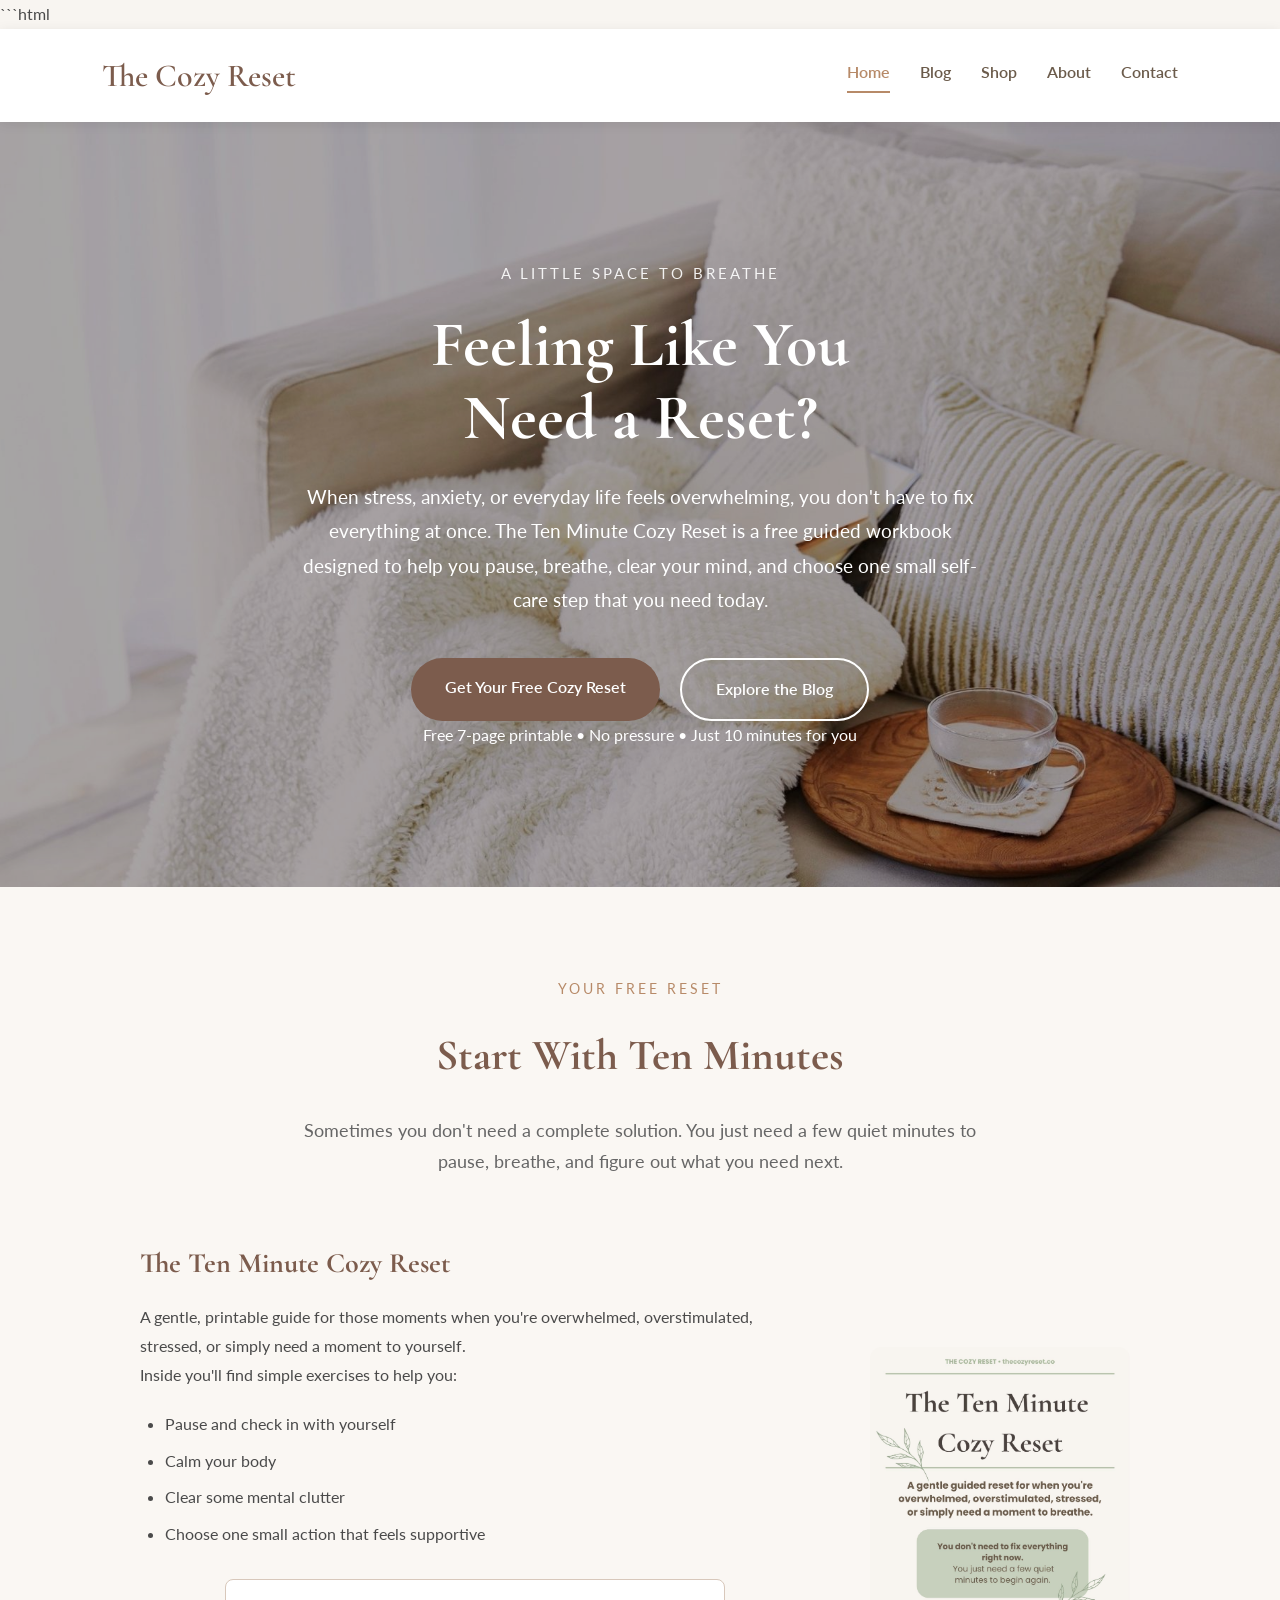
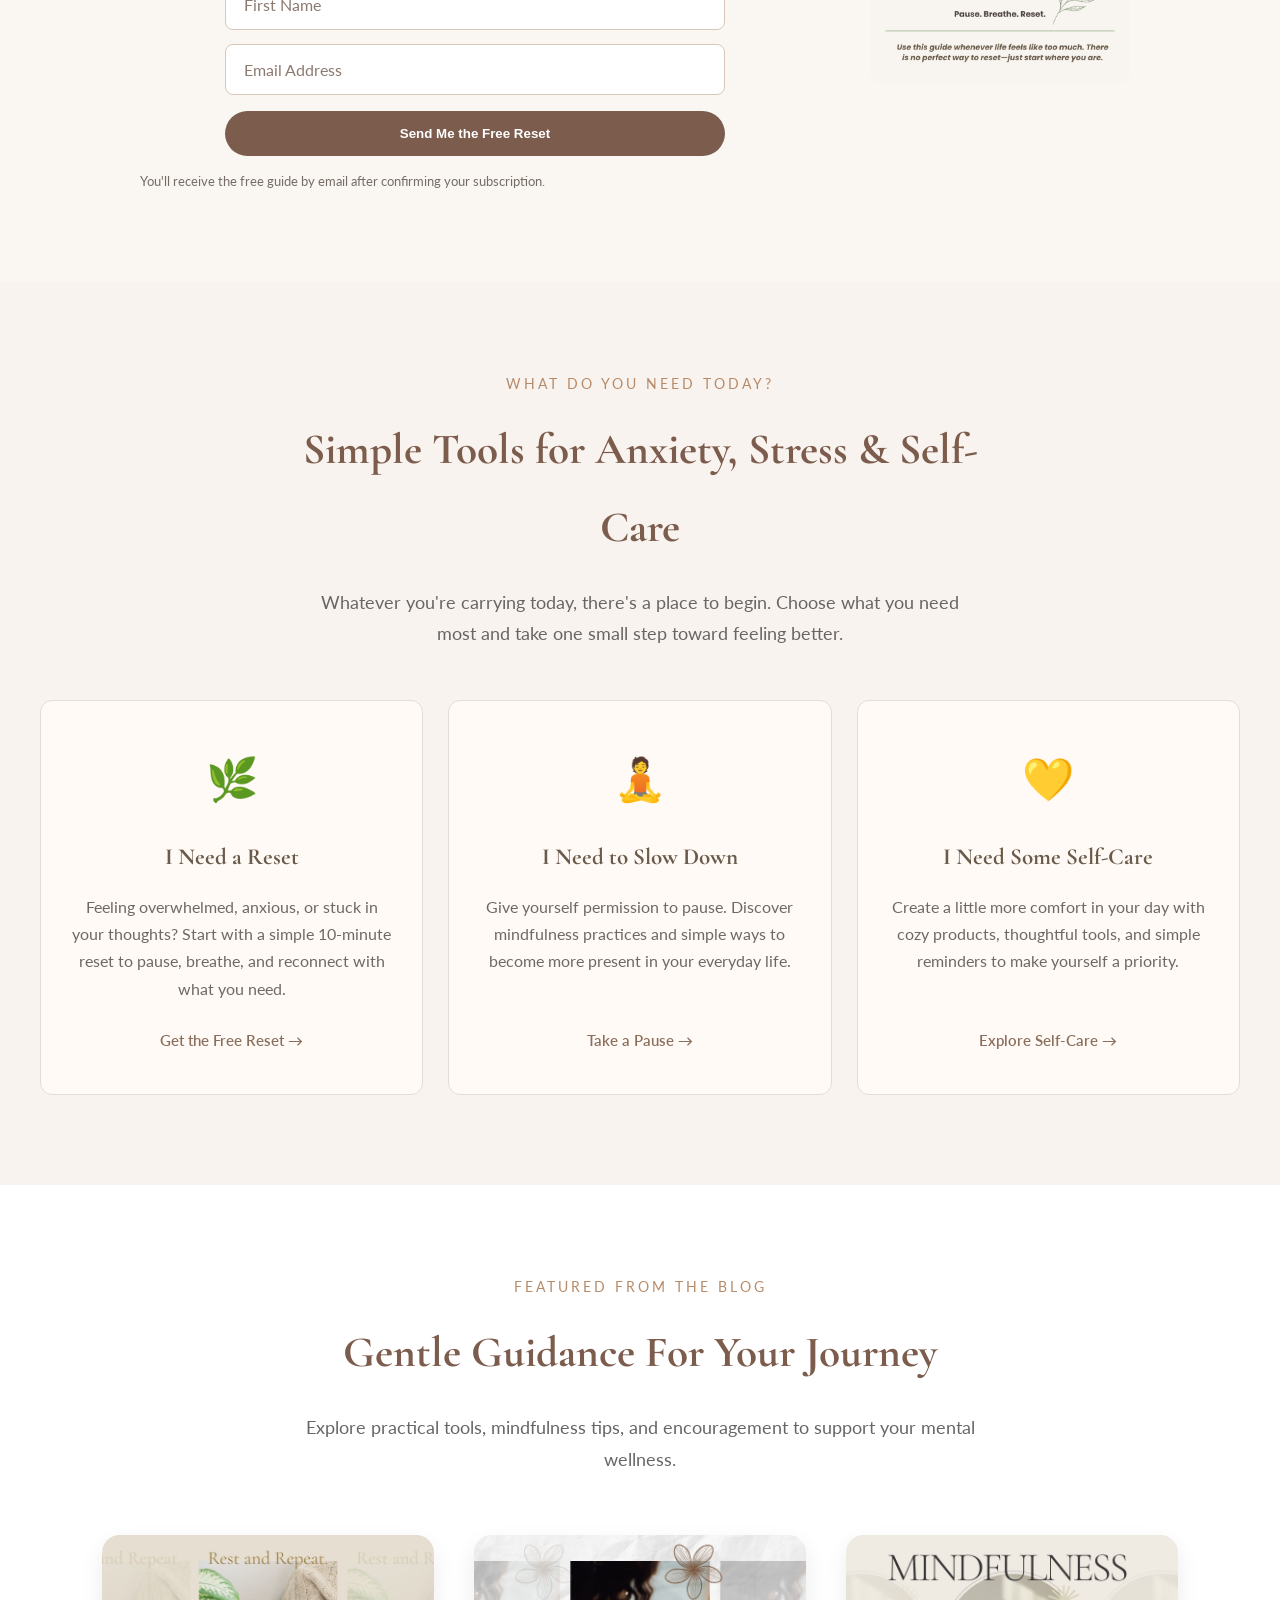
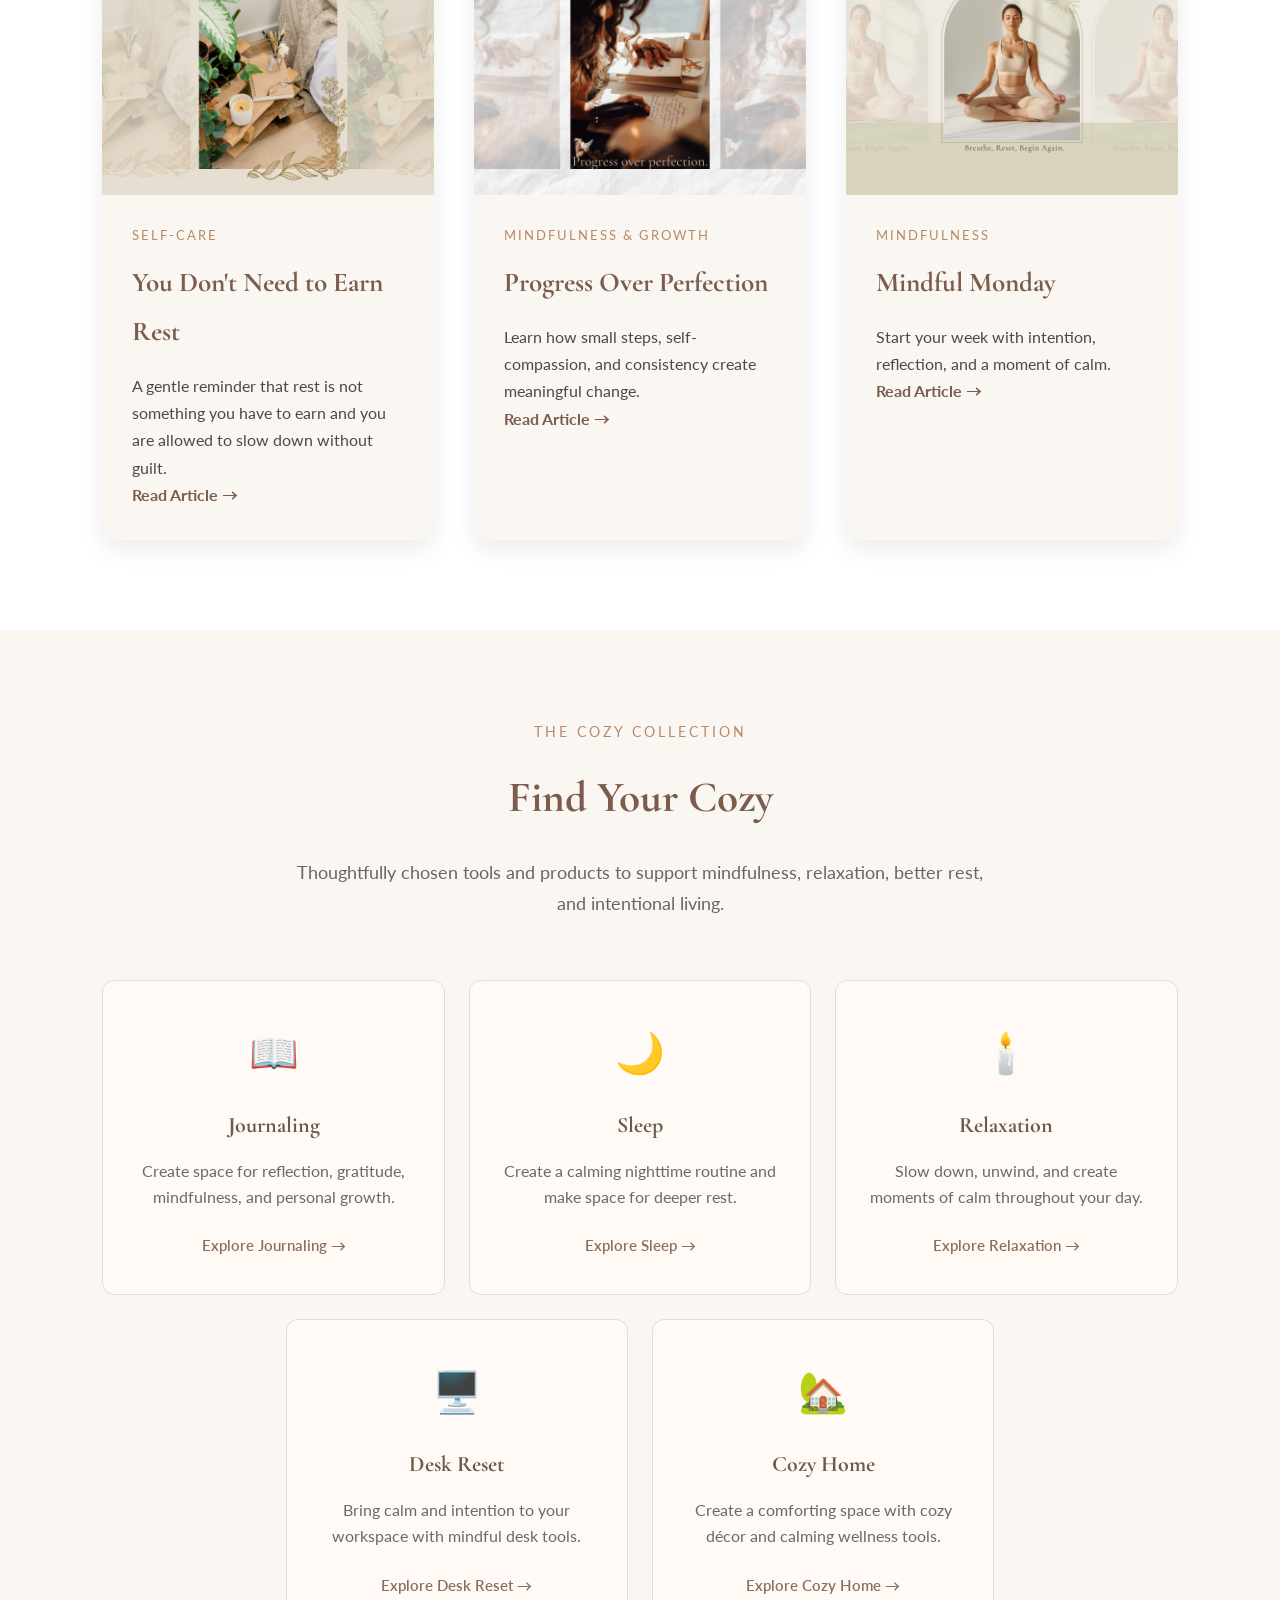
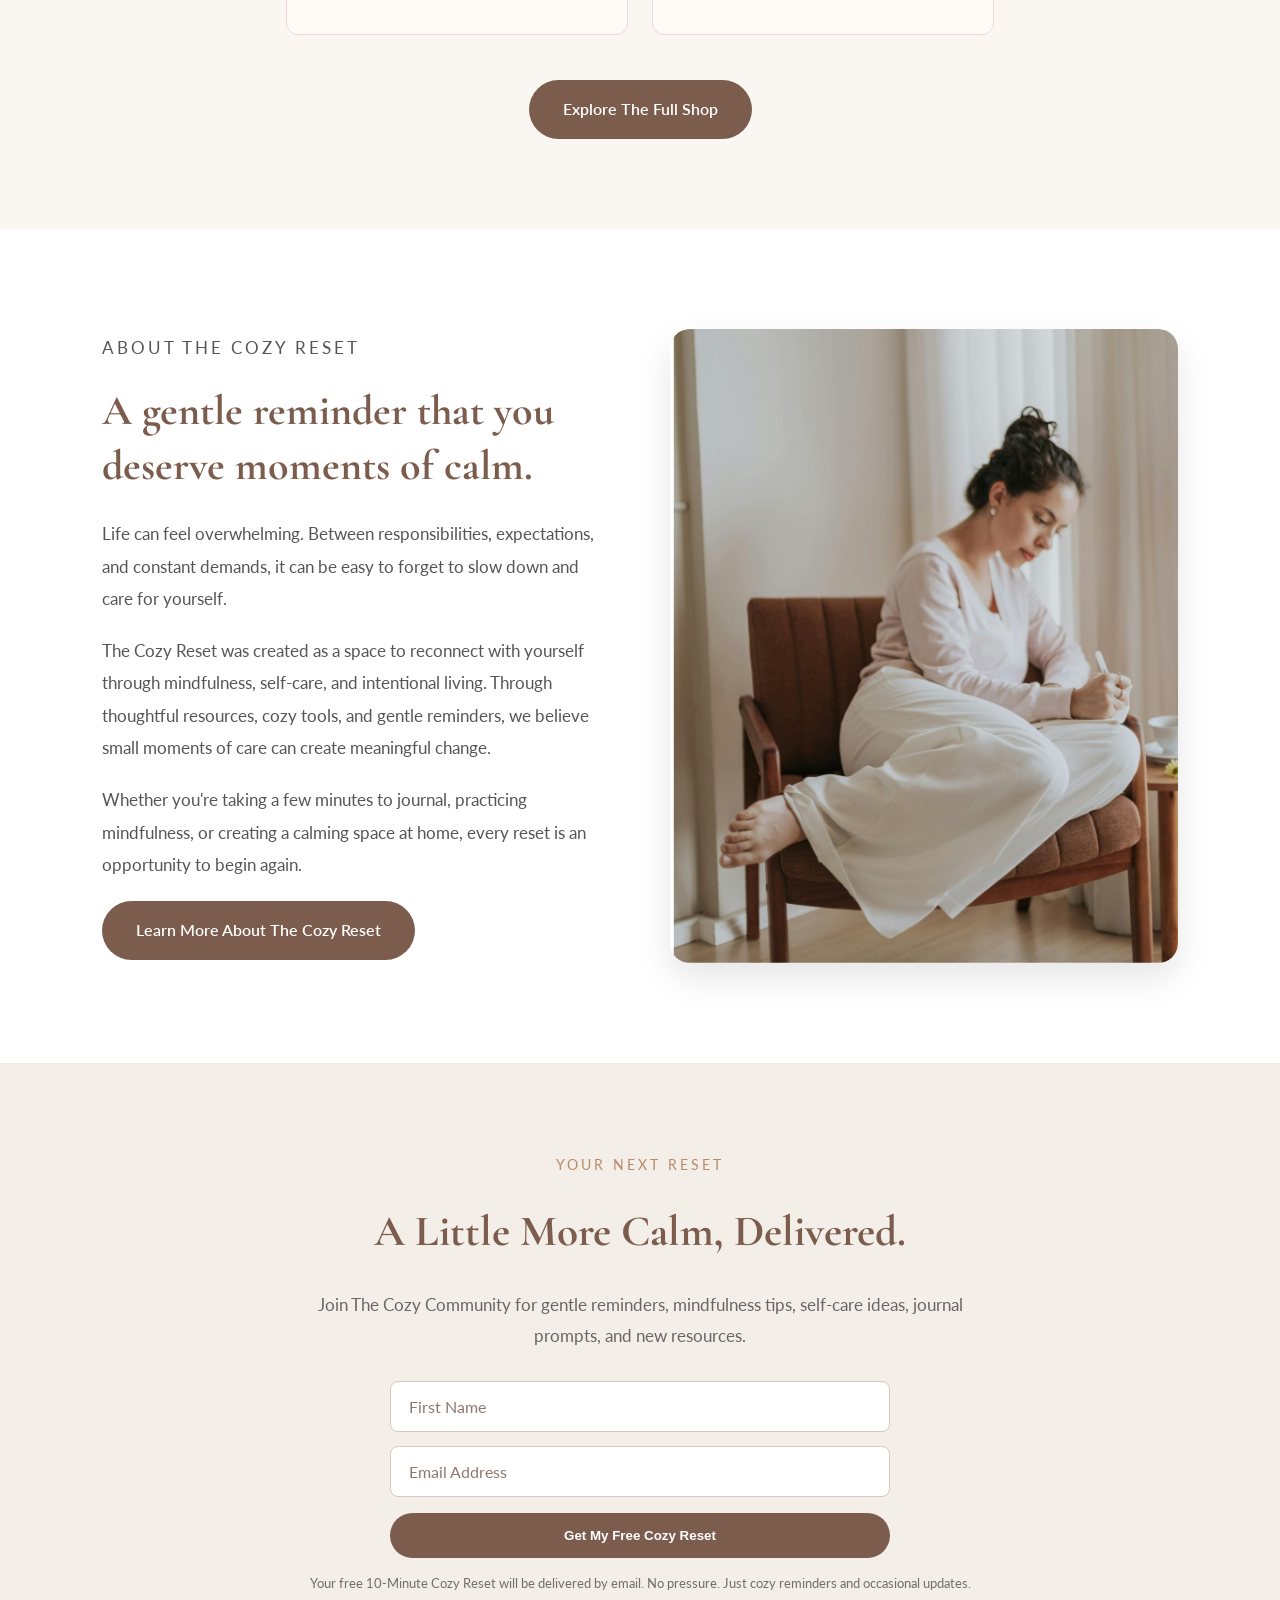
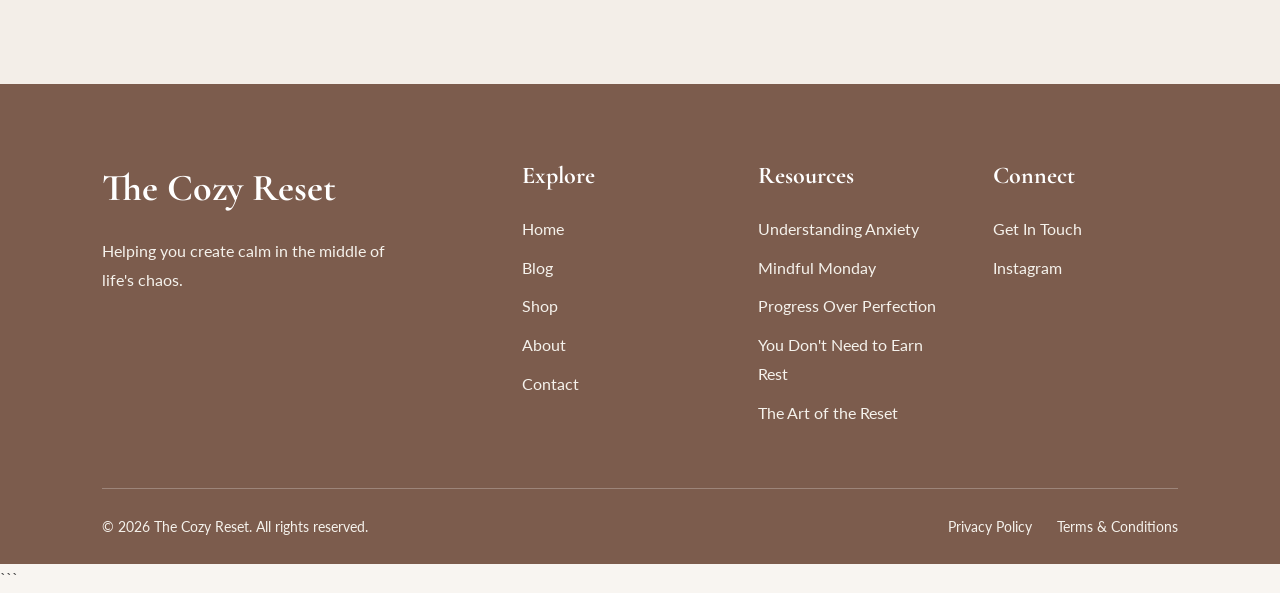
<file: index.html>
```html
<!DOCTYPE html>

<html lang="en">

<head>

<meta name="p:domain_verify" content="3a56e98709c7249b03769087a6408c83"/>

<meta charset="UTF-8">

<meta name="viewport" content="width=device-width, initial-scale=1.0">

<title>The Cozy Reset | Anxiety Relief, Self-Care & Mindfulness</title>

<meta name="description" content="The Cozy Reset offers practical tools for anxiety relief, stress management, self-care, mindfulness, journaling, and creating more calm in everyday life.">
<link rel="canonical" href="https://www.thecozyreset.co/">
    
<link rel="icon" type="image/png" href="favicon.png">

<!-- OPEN GRAPH / SOCIAL SHARING -->

<meta property="og:title" content="The Cozy Reset | Mindfulness, Self-Care & Wellness">

<meta property="og:description" content="Create calm in the middle of life's chaos with mindfulness resources, self-care tools, and cozy wellness inspiration.">

<meta property="og:image" content="https://www.thecozyreset.co/images/social-share.jpg">

<meta property="og:type" content="website">

<meta property="og:url" content="https://www.thecozyreset.co">

<meta property="og:site_name" content="The Cozy Reset">

<!-- TWITTER / SOCIAL CARD -->

<meta name="twitter:card" content="summary_large_image">

<meta name="twitter:title" content="The Cozy Reset | Create Calm in Everyday Life">

<meta name="twitter:description" content="Mindfulness, self-care, and cozy wellness inspiration to help you slow down, reset, and reconnect.">

<meta name="twitter:image" content="https://www.thecozyreset.co/images/social-share.jpg">

<link rel="stylesheet" href="css/style.css">

<!-- GOOGLE ANALYTICS -->

<script async src="https://www.googletagmanager.com/gtag/js?id=G-NY8DP50VMQ"></script>

<script>

window.dataLayer = window.dataLayer || [];

function gtag(){
    dataLayer.push(arguments);
}

gtag('js', new Date());

gtag('config', 'G-NY8DP50VMQ');

</script>

    <script type="application/ld+json">
{
  "@context": "https://schema.org",
  "@type": "Organization",
  "name": "The Cozy Reset",
  "url": "https://www.thecozyreset.co/",
  "description": "Practical tools for anxiety relief, stress management, self-care, mindfulness, journaling, and creating more calm in everyday life.",
  "logo": "https://www.thecozyreset.co/favicon.png"
}
</script>

</head>


<body>


<!-- HEADER -->

<header>

<div class="logo">
The Cozy Reset
</div>

<nav>

<a href="index.html" class="active">Home</a>

<a href="blog.html">Blog</a>

<a href="https://shop.thecozyreset.co">Shop</a>

<a href="about.html">About</a>

<a href="contact.html">Contact</a>

</nav>

</header>



<!-- HERO -->

<section class="hero">

<div class="hero-overlay">

<div class="hero-content">

<p class="hero-kicker">
A LITTLE SPACE TO BREATHE
</p>

<h1>
Feeling Like You<br>
Need a Reset?
</h1>

<p class="hero-text">
When stress, anxiety, or everyday life feels overwhelming, you don't have
to fix everything at once. The Ten Minute Cozy Reset is a free guided
workbook designed to help you pause, breathe, clear your mind, and choose
one small self-care step that you need today.
</p>

<div class="hero-buttons">

<a href="#free-reset" class="btn">
Get Your Free Cozy Reset
</a>

<a href="blog.html" class="btn btn-outline">
Explore the Blog
</a>

</div>

<p class="hero-note">
Free 7-page printable • No pressure • Just 10 minutes for you
</p>

</div>

</div>

</section>



<!-- FREE COZY RESET -->

<section class="start-reset" id="free-reset">

<div class="section-title">

<p class="eyebrow">
YOUR FREE RESET
</p>

<h2>
Start With Ten Minutes
</h2>

<p class="section-intro">
Sometimes you don't need a complete solution. You just need a few quiet
minutes to pause, breathe, and figure out what you need next.
</p>

</div>


<div class="free-reset-content">


<div class="free-reset-text">

<h3>
The Ten Minute Cozy Reset
</h3>

<p>
A gentle, printable guide for those moments when you're overwhelmed,
overstimulated, stressed, or simply need a moment to yourself.
</p>

<p>
Inside you'll find simple exercises to help you:
</p>

<ul>

<li>
Pause and check in with yourself
</li>

<li>
Calm your body
</li>

<li>
Clear some mental clutter
</li>

<li>
Choose one small action that feels supportive
</li>

</ul>


<form
    action="https://app.kit.com/forms/9786818/subscriptions"
    method="post"
    class="newsletter-form"
>

<input
    type="text"
    name="fields[first_name]"
    placeholder="First Name"
    aria-label="First Name"
    required
>

<input
    type="email"
    name="email_address"
    placeholder="Email Address"
    aria-label="Email Address"
    required
>

<button type="submit" class="btn">
Send Me the Free Reset
</button>

</form>


<p class="privacy-note">
You'll receive the free guide by email after confirming your subscription.
</p>

</div>


<div class="free-reset-image">

<img
    src="images/cozy-reset.jpg"
    alt="Free Ten minute anxiety and stress relief workbook from The Cozy Reset"
>

</div>


</div>

</section>



<!-- FIND YOUR RESET -->

<section class="find-reset">

<div class="section-title">

<p class="eyebrow">
WHAT DO YOU NEED TODAY?
</p>

<h2>
Simple Tools for Anxiety, Stress & Self-Care
</h2>

<p class="section-intro">
Whatever you're carrying today, there's a place to begin.
Choose what you need most and take one small step toward feeling better.
</p>

</div>


<div class="reset-grid">


<!-- RESET -->

<a href="#free-reset" class="reset-card">

<div class="reset-icon">
🌿
</div>

<h3>
I Need a Reset
</h3>

<p>
Feeling overwhelmed, anxious, or stuck in your thoughts?
Start with a simple 10-minute reset to pause, breathe,
and reconnect with what you need.
</p>

<span>
Get the Free Reset →
</span>

</a>



<!-- SLOW DOWN -->

<a href="blog/mindful-monday.html" class="reset-card">

<div class="reset-icon">
🧘
</div>

<h3>
I Need to Slow Down
</h3>

<p>
Give yourself permission to pause. Discover mindfulness
practices and simple ways to become more present
in your everyday life.
</p>

<span>
Take a Pause →
</span>

</a>



<!-- SELF CARE -->

<a href="https://shop.thecozyreset.co" class="reset-card">

<div class="reset-icon">
💛
</div>

<h3>
I Need Some Self-Care
</h3>

<p>
Create a little more comfort in your day with cozy
products, thoughtful tools, and simple reminders
to make yourself a priority.
</p>

<span>
Explore Self-Care →
</span>

</a>


</div>

</section>



<!-- FEATURED BLOG -->

<section class="featured-blog">

<div class="section-title">

<p class="eyebrow">
FEATURED FROM THE BLOG
</p>

<h2>
Gentle Guidance For Your Journey
</h2>

<p class="section-intro">
Explore practical tools, mindfulness tips, and encouragement
to support your mental wellness.
</p>

</div>


<div class="blog-cards">


<!-- YOU DON'T NEED TO EARN REST -->

<article class="blog-card">

<img
src="images/you-dont-need-to-earn-rest.jpg"
alt="You Don't Need to Earn Rest"
>

<div class="blog-card-content">

<p class="category">
Self-Care
</p>

<h3>
You Don't Need to Earn Rest
</h3>

<p>
A gentle reminder that rest is not something you have to earn
and you are allowed to slow down without guilt.
</p>

<a href="blog/rest.html">
Read Article →
</a>

</div>

</article>



<!-- PROGRESS OVER PERFECTION -->

<article class="blog-card">

<img
src="images/progress-over-perfection.jpg"
alt="Progress Over Perfection"
>

<div class="blog-card-content">

<p class="category">
Mindfulness & Growth
</p>

<h3>
Progress Over Perfection
</h3>

<p>
Learn how small steps, self-compassion,
and consistency create meaningful change.
</p>

<a href="blog/progress-over-perfection.html">
Read Article →
</a>

</div>

</article>



<!-- MINDFUL MONDAY -->

<article class="blog-card">

<img
src="images/mindful-monday.jpg"
alt="Mindful Monday"
>

<div class="blog-card-content">

<p class="category">
Mindfulness
</p>

<h3>
Mindful Monday
</h3>

<p>
Start your week with intention, reflection,
and a moment of calm.
</p>

<a href="blog/mindful-monday.html">
Read Article →
</a>

</div>

</article>


</div>

</section>



<!-- COZY COLLECTION -->

<section class="featured-shop">


<div class="section-title">

<p class="eyebrow">
THE COZY COLLECTION
</p>

<h2>
Find Your Cozy
</h2>

<p class="section-intro">
Thoughtfully chosen tools and products to support
mindfulness, relaxation, better rest, and intentional living.
</p>

</div>


<div class="shop-cards">


<!-- JOURNALING -->

<a
href="https://shop.thecozyreset.co/category/journaling-collection"
class="shop-card"
>

<div class="shop-icon">
📖
</div>

<h3>
Journaling
</h3>

<p>
Create space for reflection, gratitude,
mindfulness, and personal growth.
</p>

<span class="shop-card-link">
Explore Journaling →
</span>

</a>



<!-- SLEEP -->

<a
href="https://shop.thecozyreset.co/category/sleep-collection"
class="shop-card"
>

<div class="shop-icon">
🌙
</div>

<h3>
Sleep
</h3>

<p>
Create a calming nighttime routine
and make space for deeper rest.
</p>

<span class="shop-card-link">
Explore Sleep →
</span>

</a>



<!-- RELAXATION -->

<a
href="https://shop.thecozyreset.co/category/relaxation-collection"
class="shop-card"
>

<div class="shop-icon">
🕯️
</div>

<h3>
Relaxation
</h3>

<p>
Slow down, unwind, and create
moments of calm throughout your day.
</p>

<span class="shop-card-link">
Explore Relaxation →
</span>

</a>



<!-- DESK RESET -->

<a
href="https://shop.thecozyreset.co/category/desk-reset-collection"
class="shop-card"
>

<div class="shop-icon">
🖥️
</div>

<h3>
Desk Reset
</h3>

<p>
Bring calm and intention to your
workspace with mindful desk tools.
</p>

<span class="shop-card-link">
Explore Desk Reset →
</span>

</a>



<!-- COZY HOME -->

<a
href="https://shop.thecozyreset.co/category/cozy-home-collection"
class="shop-card"
>

<div class="shop-icon">
🏡
</div>

<h3>
Cozy Home
</h3>

<p>
Create a comforting space with
cozy décor and calming wellness tools.
</p>

<span class="shop-card-link">
Explore Cozy Home →
</span>

</a>


</div>


<div class="shop-button">

<a href="https://shop.thecozyreset.co" class="btn">
Explore The Full Shop
</a>

</div>


</section>



<!-- ABOUT THE COZY RESET -->

<section class="home-about">

<div class="about-content">


<div class="about-text">

<p class="eyebrow">
ABOUT THE COZY RESET
</p>

<h2>
A gentle reminder that you deserve moments of calm.
</h2>

<p>
Life can feel overwhelming. Between responsibilities,
expectations, and constant demands, it can be easy to forget
to slow down and care for yourself.
</p>

<p>
The Cozy Reset was created as a space to reconnect with
yourself through mindfulness, self-care, and intentional living.
Through thoughtful resources, cozy tools, and gentle reminders,
we believe small moments of care can create meaningful change.
</p>

<p>
Whether you're taking a few minutes to journal, practicing
mindfulness, or creating a calming space at home, every reset
is an opportunity to begin again.
</p>

<a href="about.html" class="btn">
Learn More About The Cozy Reset
</a>

</div>


<div class="about-image">

<img
src="images/cozy-about.jpg"
alt="Cozy self-care space with journal and candle"
>

</div>


</div>

</section>



<!-- COZY COMMUNITY -->

<section class="cozy-community">

<div class="community-content">

<p class="eyebrow">
YOUR NEXT RESET
</p>

<h2>
A Little More Calm, Delivered.
</h2>

<p>
Join The Cozy Community for gentle reminders, mindfulness tips,
self-care ideas, journal prompts, and new resources.
</p>


<form
    action="https://app.kit.com/forms/9786818/subscriptions"
    method="post"
    class="newsletter-form"
>

<input
    type="text"
    name="fields[first_name]"
    placeholder="First Name"
    aria-label="First Name"
    required
>

<input
    type="email"
    name="email_address"
    placeholder="Email Address"
    aria-label="Email Address"
    required
>

<button type="submit" class="btn">
Get My Free Cozy Reset
</button>

</form>


<p class="privacy-note">
Your free 10-Minute Cozy Reset will be delivered by email.
No pressure. Just cozy reminders and occasional updates.
</p>

</div>

</section>



<!-- FOOTER -->

<footer class="site-footer">

<div class="footer-content">


<!-- BRAND -->

<div class="footer-brand">

<h2>
The Cozy Reset
</h2>

<p>
Helping you create calm in the middle
of life's chaos.
</p>

</div>



<!-- EXPLORE -->

<div class="footer-column">

<h3>
Explore
</h3>

<a href="index.html">
Home
</a>

<a href="blog.html">
Blog
</a>

<a href="https://shop.thecozyreset.co">
Shop
</a>

<a href="about.html">
About
</a>

<a href="contact.html">
Contact
</a>

</div>



<!-- RESOURCES -->

<div class="footer-column">

<h3>
Resources
</h3>

<a href="blog/anxiety.html">
Understanding Anxiety
</a>

<a href="blog/mindful-monday.html">
Mindful Monday
</a>

<a href="blog/progress-over-perfection.html">
Progress Over Perfection
</a>

<a href="blog/rest.html">
You Don't Need to Earn Rest
</a>

<a href="blog/art-of-the-reset.html">
The Art of the Reset
</a>

</div>



<!-- CONNECT -->

<div class="footer-column">

<h3>
Connect
</h3>

<a href="contact.html">
Get In Touch
</a>

<a
href="https://www.instagram.com/thecozyresetshop/"
target="_blank"
rel="noopener"
>
Instagram
</a>

</div>


</div>



<!-- FOOTER BOTTOM -->

<div class="footer-bottom">

<p>
© 2026 The Cozy Reset. All rights reserved.
</p>

<div class="footer-legal">

<a href="privacy.html">
Privacy Policy
</a>

<a href="terms.html">
Terms & Conditions
</a>

</div>

</div>

</footer>



<script src="js/script.js"></script>

</body>

</html>
```
</file>
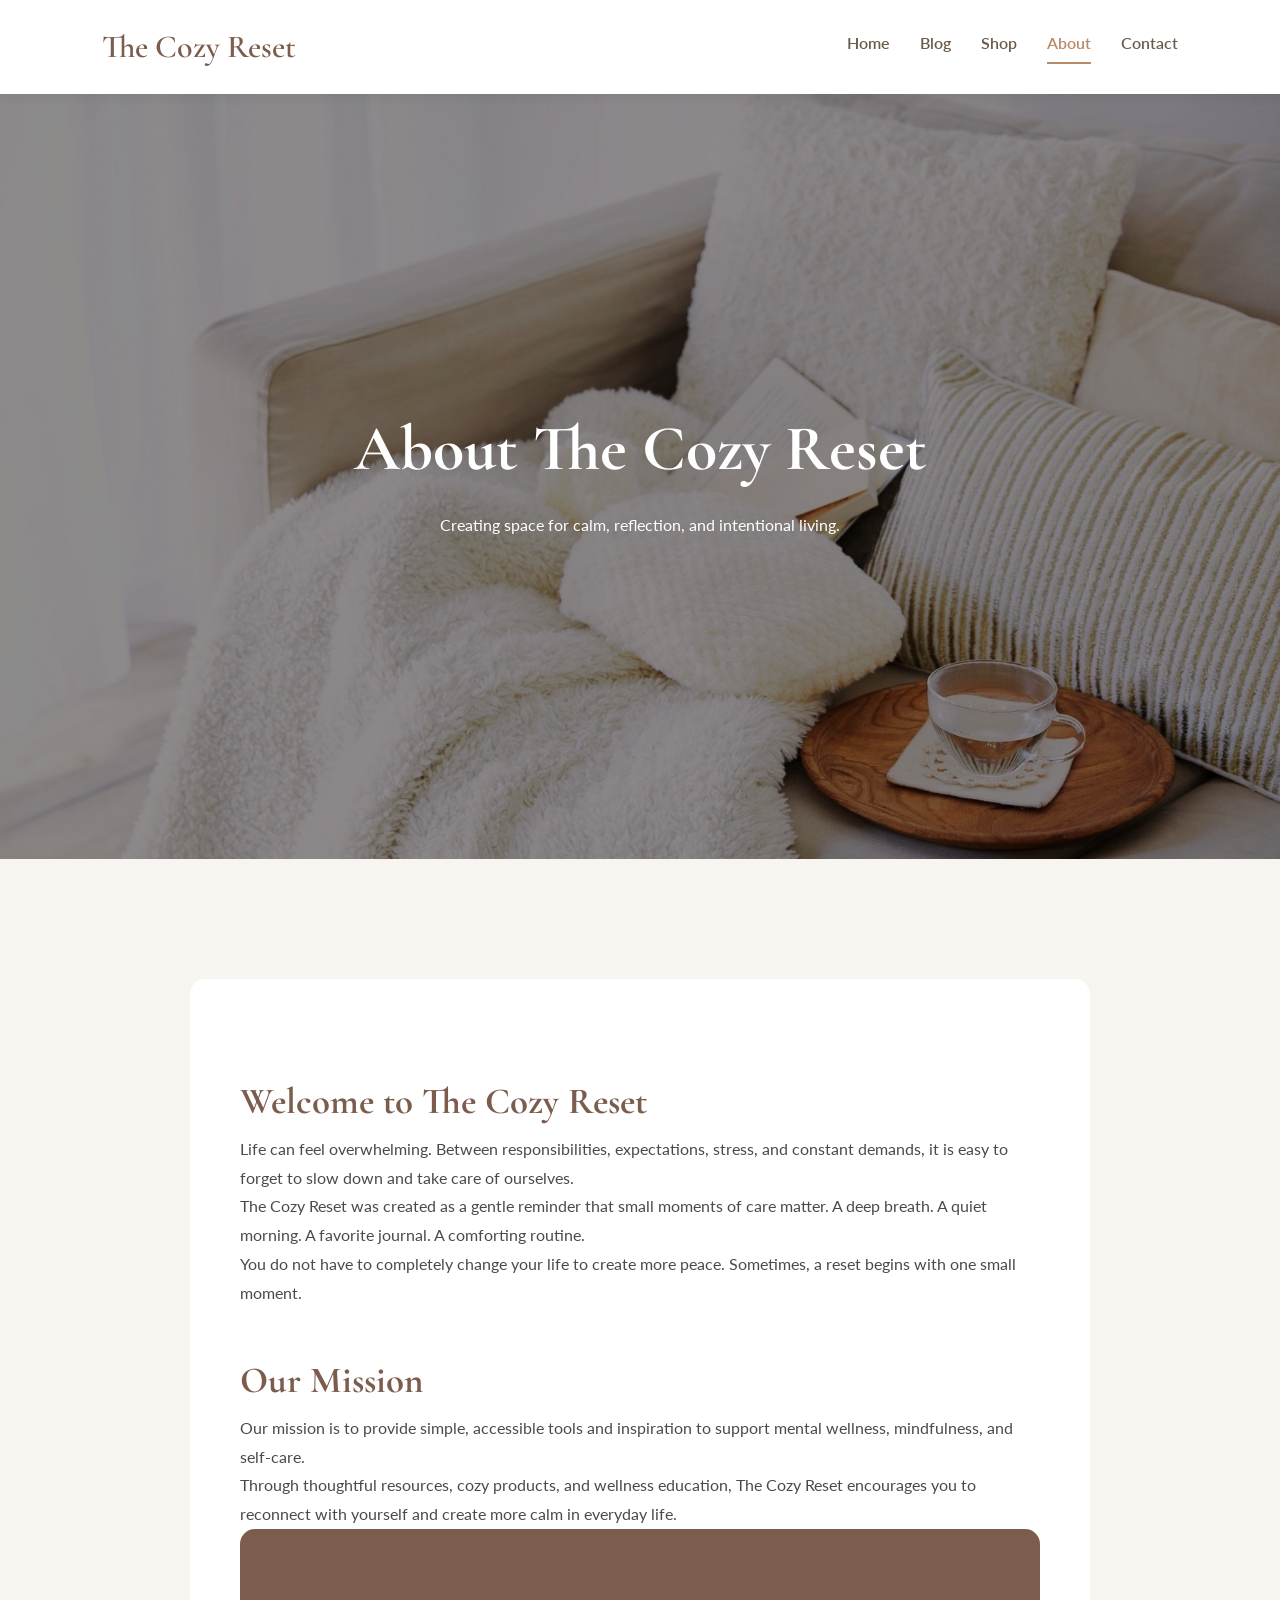
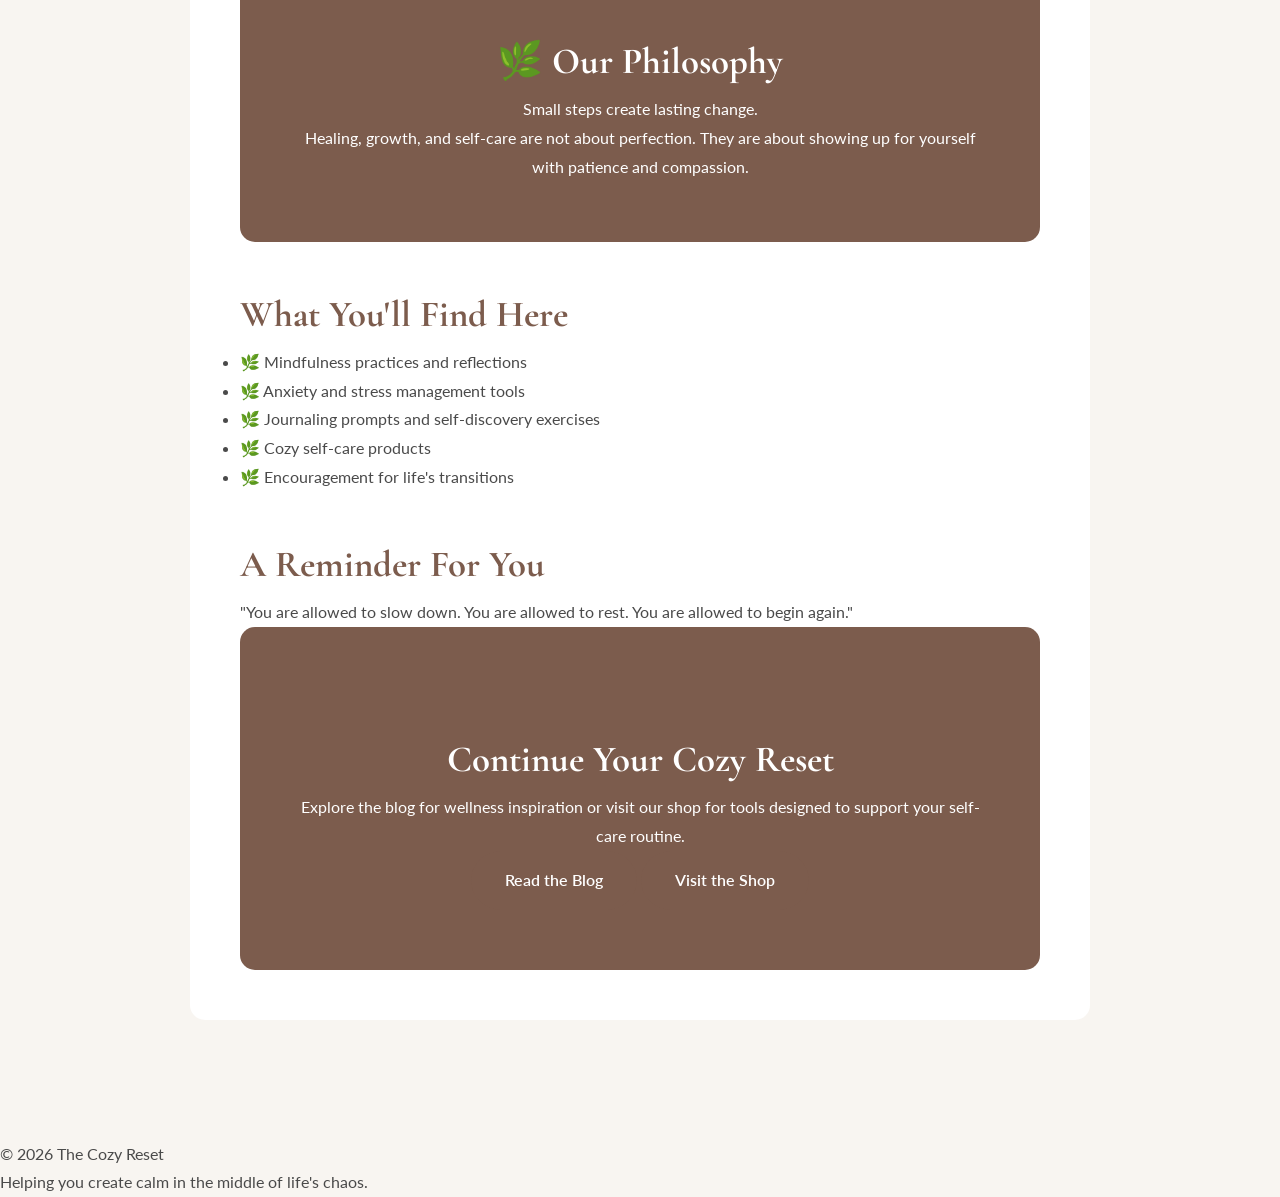
<file: about.html>
<!DOCTYPE html>
<html lang="en">

<head>

<meta charset="UTF-8">

<meta name="viewport" content="width=device-width, initial-scale=1.0">

<title>About The Cozy Reset | Creating Calm in Everyday Life</title>
    <meta name="description" content="Learn about The Cozy Reset and our mission to create a space for mindfulness, self-care, intentional living, and small moments of calm in everyday life.">
    <link rel="icon" type="image/png" href="favicon.png">
<link rel="stylesheet" href="css/style.css">

    <!-- OPEN GRAPH / SOCIAL SHARING -->

<meta property="og:title" content="The Cozy Reset | Mindfulness, Self-Care & Wellness">

<meta property="og:description" content="Create calm in the middle of life's chaos with mindfulness resources, self-care tools, and cozy wellness inspiration.">

<meta property="og:image" content="https://www.thecozyreset.co/images/social-share.jpg">

<meta property="og:type" content="website">

<meta property="og:url" content="https://www.thecozyreset.co">

<meta property="og:site_name" content="The Cozy Reset">


<!-- SOCIAL CARD -->

<meta name="twitter:card" content="summary_large_image">

<meta name="twitter:title" content="The Cozy Reset | Create Calm in Everyday Life">

<meta name="twitter:description" content="Mindfulness, self-care, and cozy wellness inspiration to help you slow down, reset, and reconnect.">

<meta name="twitter:image" content="https://www.thecozyreset.co/images/social-share.jpg">

    <!-- Google Analytics -->
<script async src="https://www.googletagmanager.com/gtag/js?id=G-NY8DP50VMQ"></script>

<script>
  window.dataLayer = window.dataLayer || [];

  function gtag(){
    dataLayer.push(arguments);
  }

  gtag('js', new Date());

  gtag('config', 'G-NY8DP50VMQ');
</script>
</head>


<body>


<header>

<div class="logo">
The Cozy Reset
</div>


<nav>

<a href="index.html">Home</a>

<a href="blog.html">Blog</a>

<a href="https://shop.thecozyreset.co">Shop</a>

<a href="about.html" class="active">About</a>

<a href="contact.html">Contact</a>

</nav>

</header>





<section class="hero">
    <div class="page-hero-overlay">

<div>

<h1>
About The Cozy Reset
</h1>

<p>
Creating space for calm, reflection, and intentional living.
</p>

</div>

</section>







<section class="section">


<div class="article">


<h2>
Welcome to The Cozy Reset
</h2>


<p>
Life can feel overwhelming. Between responsibilities, expectations, stress, and constant demands, it is easy to forget to slow down and take care of ourselves.
</p>


<p>
The Cozy Reset was created as a gentle reminder that small moments of care matter. A deep breath. A quiet morning. A favorite journal. A comforting routine.
</p>


<p>
You do not have to completely change your life to create more peace. Sometimes, a reset begins with one small moment.
</p>






<h2>
Our Mission
</h2>


<p>
Our mission is to provide simple, accessible tools and inspiration to support mental wellness, mindfulness, and self-care.
</p>


<p>
Through thoughtful resources, cozy products, and wellness education, The Cozy Reset encourages you to reconnect with yourself and create more calm in everyday life.
</p>






<div class="shop-box">


<h2>
🌿 Our Philosophy
</h2>


<p>
Small steps create lasting change.
</p>


<p>
Healing, growth, and self-care are not about perfection.
They are about showing up for yourself with patience and compassion.
</p>


</div>







<h2>
What You'll Find Here
</h2>


<ul>

<li>
🌿 Mindfulness practices and reflections
</li>

<li>
🌿 Anxiety and stress management tools
</li>

<li>
🌿 Journaling prompts and self-discovery exercises
</li>

<li>
🌿 Cozy self-care products
</li>

<li>
🌿 Encouragement for life's transitions
</li>

</ul>







<h2>
A Reminder For You
</h2>


<blockquote>

"You are allowed to slow down.
You are allowed to rest.
You are allowed to begin again."

</blockquote>







<div class="shop-box">


<h2>
Continue Your Cozy Reset
</h2>


<p>
Explore the blog for wellness inspiration or visit our shop for tools designed to support your self-care routine.
</p>


<a class="btn" href="blog.html">
Read the Blog
</a>


<a class="btn btn-light" href="https://shop.thecozyreset.co">
Visit the Shop
</a>


</div>




</div>


</section>






<footer>


<p>
© 2026 The Cozy Reset
</p>


<p>
Helping you create calm in the middle of life's chaos.
</p>


</footer>

<script src="js/script.js"></script>

</body>

</html>
</file>
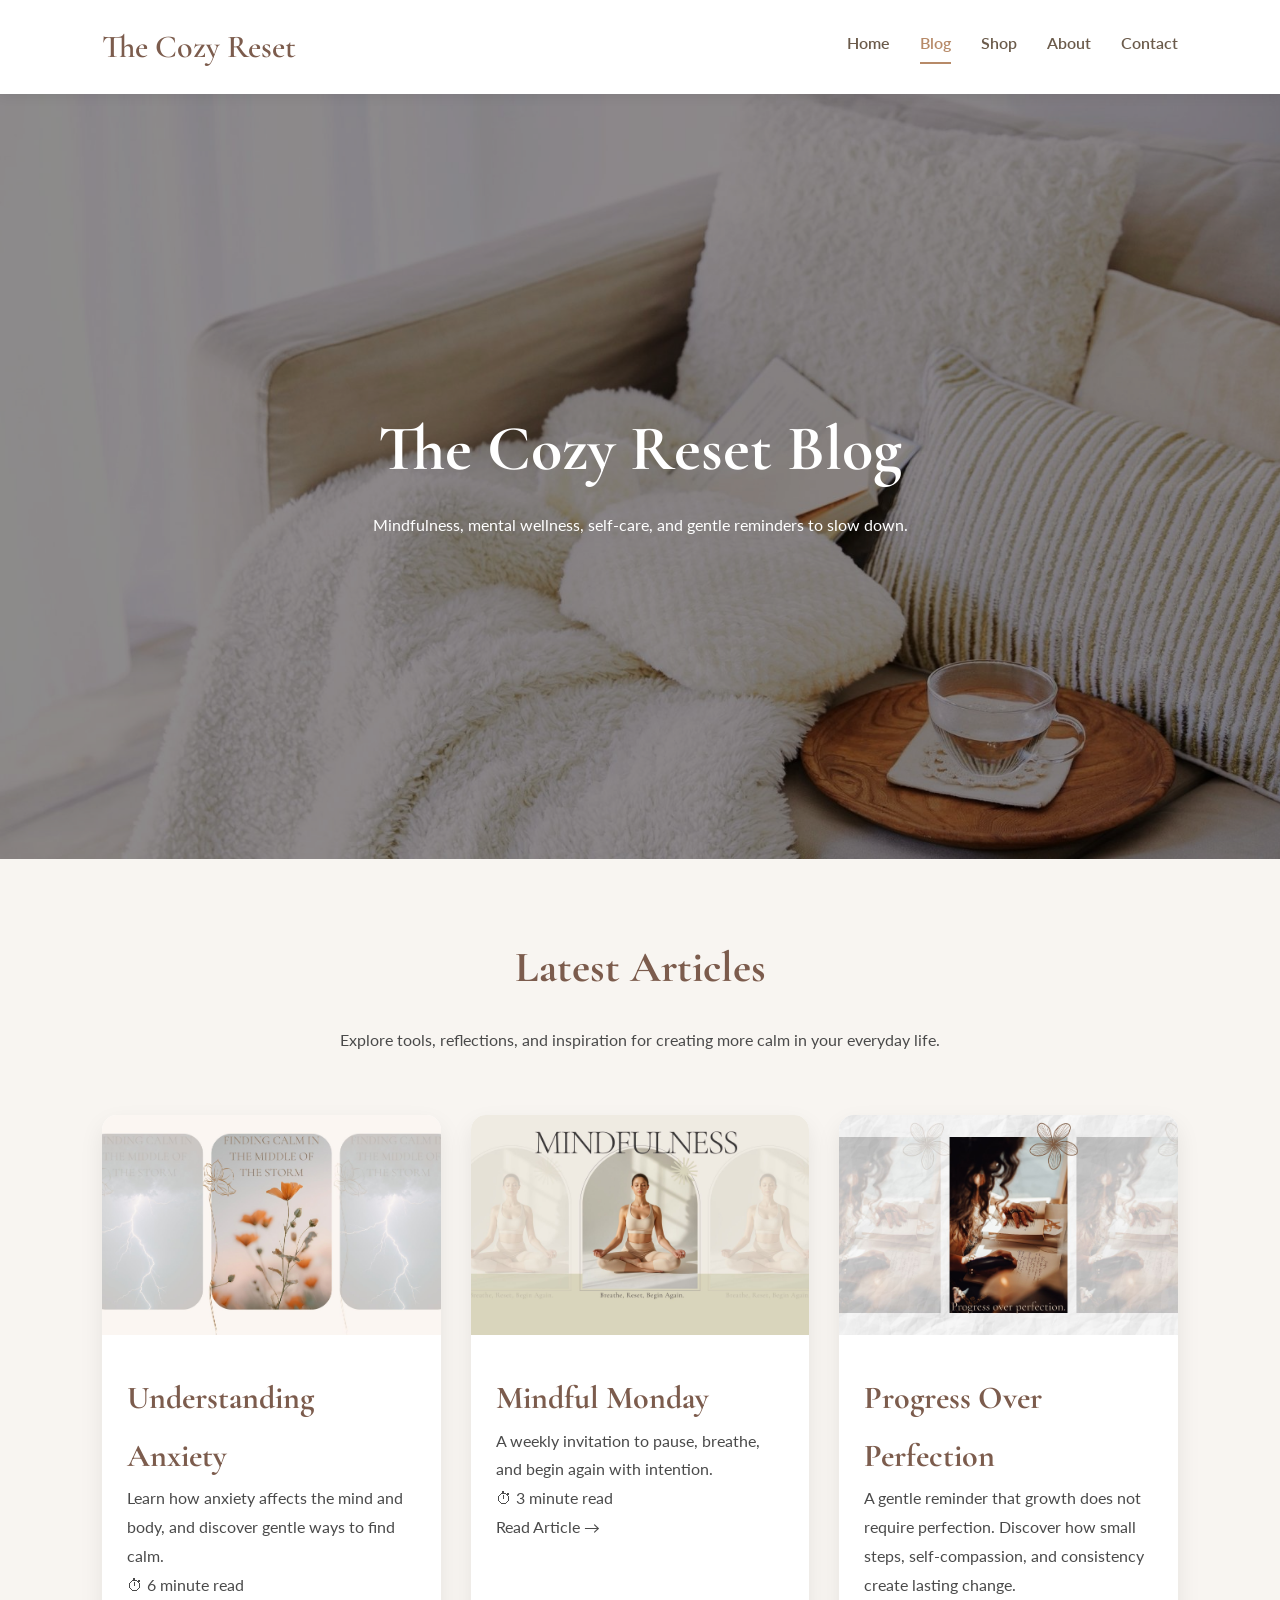
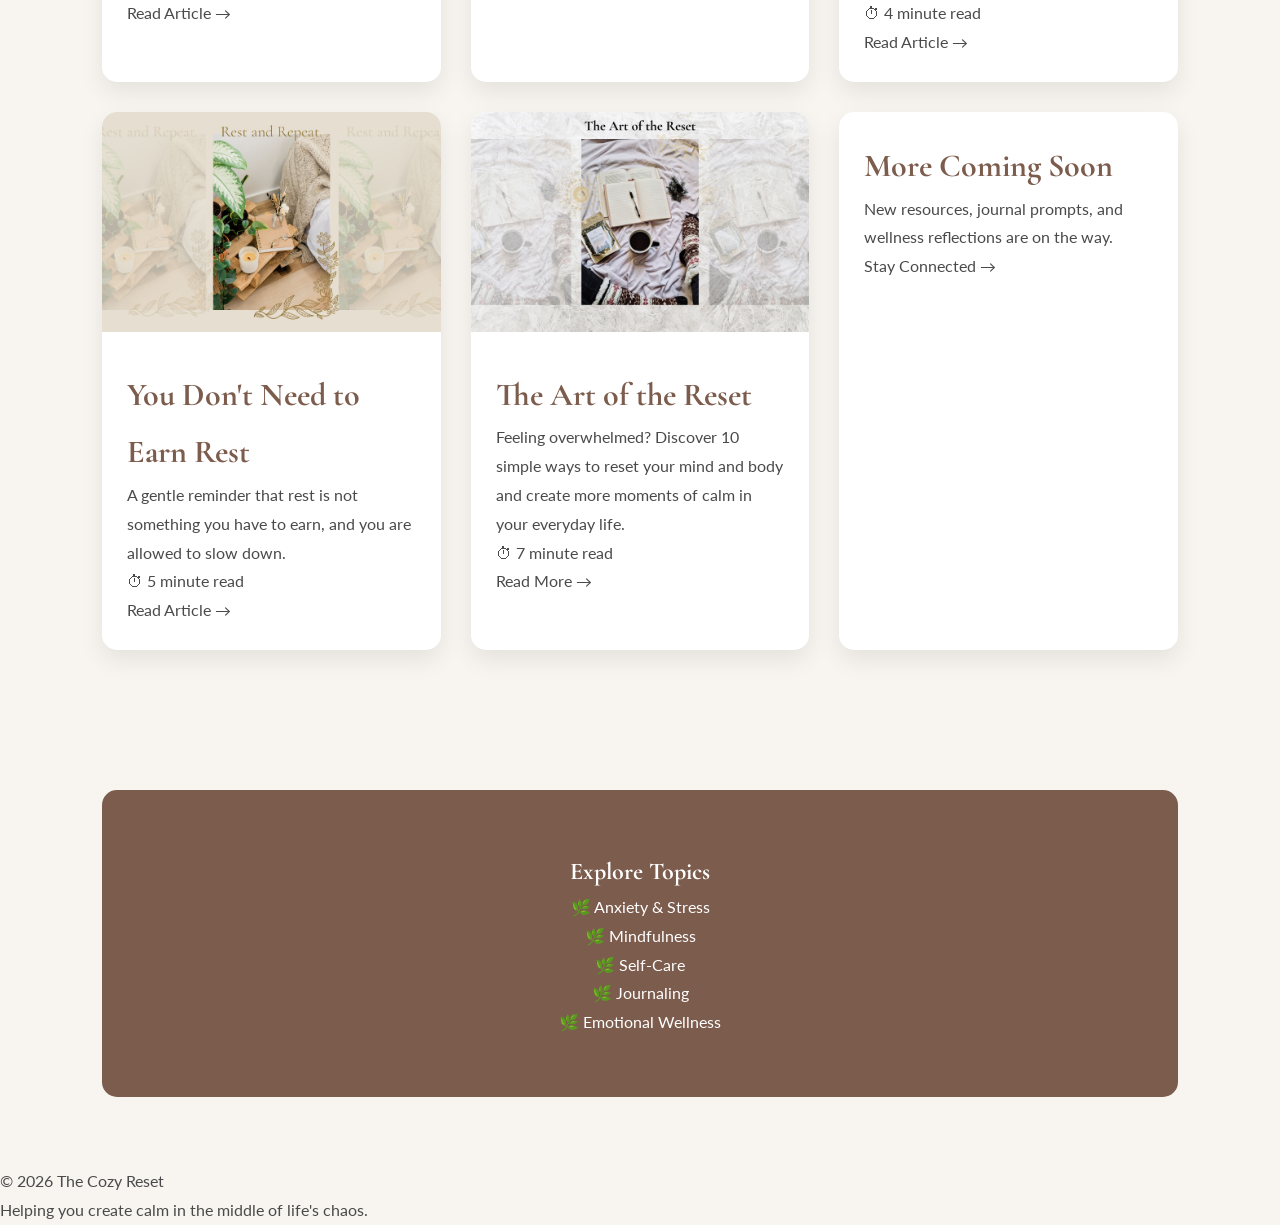
<file: blog.html>
<!DOCTYPE html>
<html lang="en">

<head>

<meta charset="UTF-8">

<meta name="viewport" content="width=device-width, initial-scale=1.0">

<title>The Cozy Reset Blog | Mindfulness, Anxiety Support & Self-Care</title>
    <meta name="description" content="Explore The Cozy Reset blog for mindfulness tips, anxiety support, self-care inspiration, and gentle reminders to help you slow down, reset, and reconnect with yourself.">
    <link rel="icon" type="image/png" href="favicon.png">
<link rel="stylesheet" href="css/style.css">
<!-- OPEN GRAPH / SOCIAL SHARING -->

<meta property="og:title" content="The Cozy Reset | Mindfulness, Self-Care & Wellness">

<meta property="og:description" content="Create calm in the middle of life's chaos with mindfulness resources, self-care tools, and cozy wellness inspiration.">

<meta property="og:image" content="https://www.thecozyreset.co/images/social-share.jpg">

<meta property="og:type" content="website">

<meta property="og:url" content="https://www.thecozyreset.co">

<meta property="og:site_name" content="The Cozy Reset">


<!-- SOCIAL CARD -->

<meta name="twitter:card" content="summary_large_image">

<meta name="twitter:title" content="The Cozy Reset | Create Calm in Everyday Life">

<meta name="twitter:description" content="Mindfulness, self-care, and cozy wellness inspiration to help you slow down, reset, and reconnect.">

<meta name="twitter:image" content="https://www.thecozyreset.co/images/social-share.jpg">

    <!-- Google Analytics -->
<script async src="https://www.googletagmanager.com/gtag/js?id=G-NY8DP50VMQ"></script>

<script>
  window.dataLayer = window.dataLayer || [];

  function gtag(){
    dataLayer.push(arguments);
  }

  gtag('js', new Date());

  gtag('config', 'G-NY8DP50VMQ');
</script>
</head>


<body>


<!-- HEADER -->

<header>

<div class="logo">
The Cozy Reset
</div>


<nav>

<a href="index.html">Home</a>

<a href="blog.html" class="active">Blog</a>

<a href="https://shop.thecozyreset.co">Shop</a>

<a href="about.html">About</a>

<a href="contact.html">Contact</a>

</nav>

</header>





<!-- BLOG HERO -->

<section class="hero">
    <div class="page-hero-overlay">

<div>

<h1>
The Cozy Reset Blog
</h1>


<p>
Mindfulness, mental wellness, self-care,
and gentle reminders to slow down.
</p>


</div>

</section>







<!-- BLOG POSTS -->


<section class="section">


<div class="section-title">

<h2>
Latest Articles
</h2>


<p>
Explore tools, reflections, and inspiration
for creating more calm in your everyday life.
</p>


</div>





<div class="card-grid">





<!-- ANXIETY -->


<div class="card">


<img src="images/understanding-anxiety.jpg"
alt="Understanding Anxiety">


<div class="card-content">


<h3>
Understanding Anxiety
</h3>


<p>

Learn how anxiety affects the mind and body,
and discover gentle ways to find calm.

</p>


<p>
⏱ 6 minute read
</p>


<a href="blog/anxiety.html">
Read Article →
</a>


</div>


</div>







<!-- MINDFUL MONDAY -->


<div class="card">


<img src="images/mindful-monday.jpg"
alt="Mindful Monday">


<div class="card-content">


<h3>
Mindful Monday
</h3>


<p>

A weekly invitation to pause, breathe,
and begin again with intention.

</p>


<p>
⏱ 3 minute read
</p>


<a href="blog/mindful-monday.html">
Read Article →
</a>


</div>


</div>


<!-- PROGRESS OVER PERFECTION -->


<div class="card">


<img src="images/progress-over-perfection.jpg"
alt="Progress Over Perfection - Small Steps Create Meaningful Change">


<div class="card-content">


<h3>
Progress Over Perfection
</h3>


<p>

A gentle reminder that growth does not require perfection.
Discover how small steps, self-compassion, and consistency create lasting change.

</p>


<p>
⏱ 4 minute read
</p>


<a href="blog/progress-over-perfection.html">
Read Article →
</a>


</div>


</div>

</article>


<!-- YOU DON'T NEED TO EARN REST -->


<div class="card">


<img src="images/you-dont-need-to-earn-rest.jpg"
alt="You Don't Need to Earn Rest">


<div class="card-content">


<h3>
You Don't Need to Earn Rest
</h3>


<p>

A gentle reminder that rest is not something
you have to earn, and you are allowed to slow down.

</p>


<p>
⏱ 5 minute read
</p>


<a href="blog/rest.html">
Read Article →
</a>


</div>


</div>


    <!-- THE ART OF THE RESET -->

<div class="card">

<img src="images/art-of-the-reset.jpg"
alt="The Art of the Reset">

<div class="card-content">

<h3>
The Art of the Reset
</h3>

<p>

Feeling overwhelmed? Discover 10 simple ways to
reset your mind and body and create more moments
of calm in your everyday life.

</p>

<p>
⏱ 7 minute read
</p>

<a href="blog/art-of-the-reset.html">
Read More →
</a>

</div>

</div>



<!-- FUTURE POST -->


<div class="card">


<div class="card-content">


<h3>
More Coming Soon
</h3>


<p>

New resources, journal prompts,
and wellness reflections are on the way.

</p>


<a href="#">
Stay Connected →
</a>


</div>


</div>





</div>


</section>







<!-- CATEGORIES -->


<section class="section">


<div class="shop-box">


<h2>
Explore Topics
</h2>


<p>
🌿 Anxiety & Stress<br>
🌿 Mindfulness<br>
🌿 Self-Care<br>
🌿 Journaling<br>
🌿 Emotional Wellness
</p>


</div>


</section>







<footer>


<p>
© 2026 The Cozy Reset
</p>


<p>
Helping you create calm in the middle of life's chaos.
</p>


</footer>


<script src="js/script.js"></script>
</body>

</html>
</file>
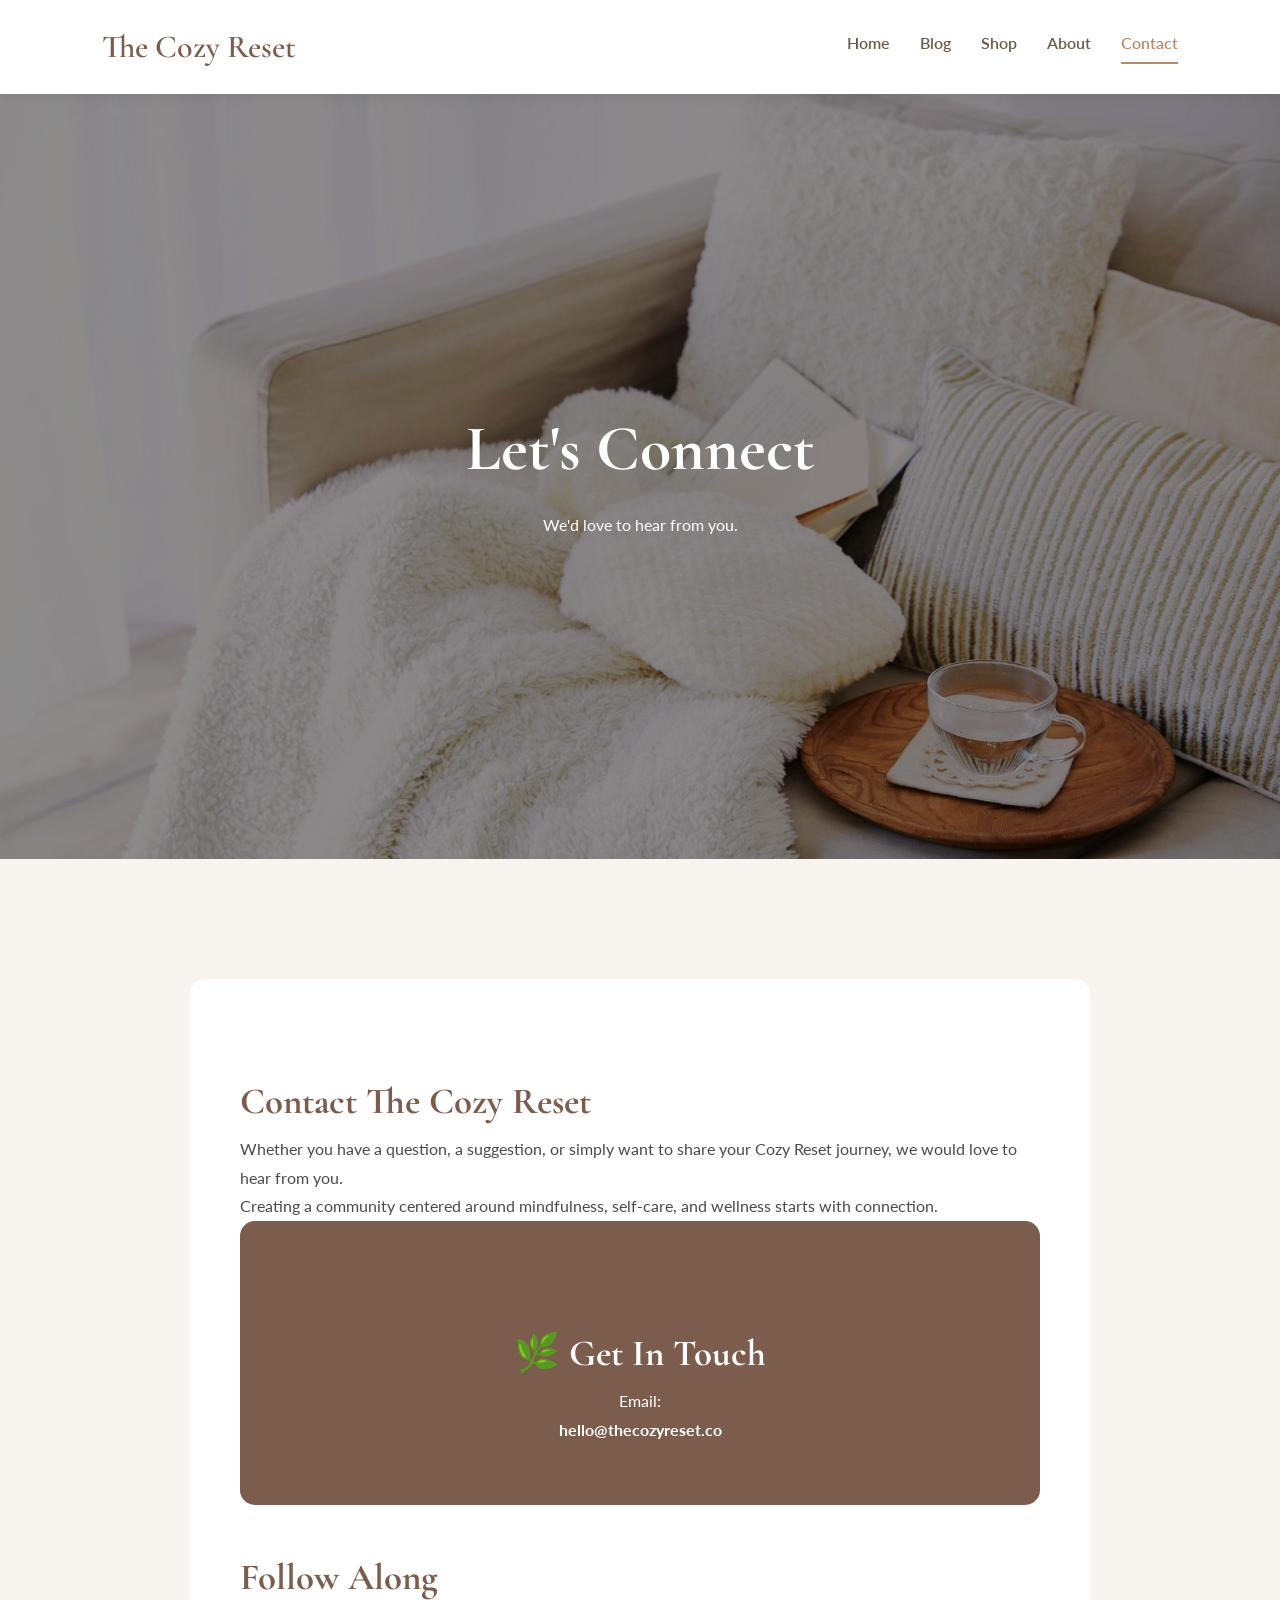
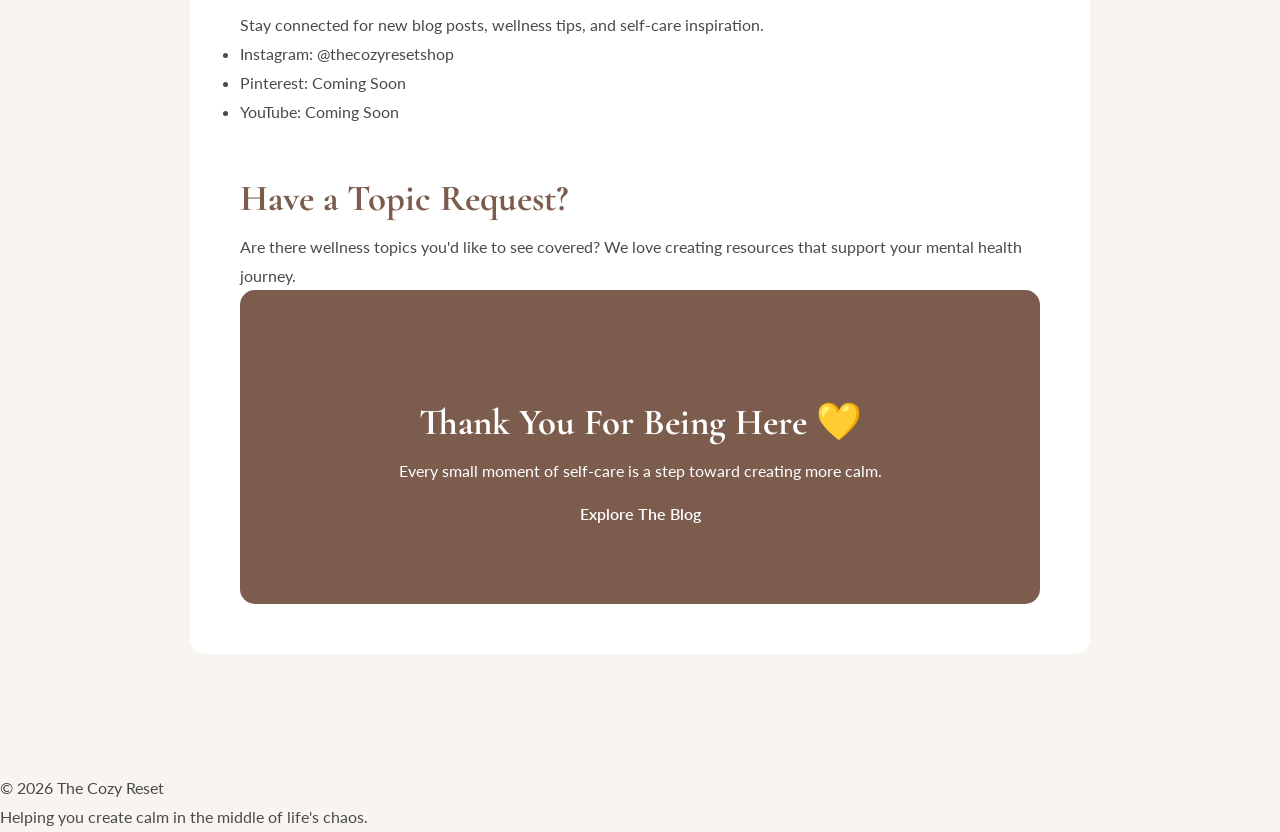
<file: contact.html>
<!DOCTYPE html>
<html lang="en">

<head>

<meta charset="UTF-8">

<meta name="viewport" content="width=device-width, initial-scale=1.0">

<title>Contact The Cozy Reset</title>
<meta name="description" content="Contact The Cozy Reset with questions, feedback, or support needs. We would love to connect and help you create your own cozy reset.">
<link rel="stylesheet" href="css/style.css">
<link rel="icon" type="image/png" href="favicon.png">
    <!-- OPEN GRAPH / SOCIAL SHARING -->

<meta property="og:title" content="The Cozy Reset | Mindfulness, Self-Care & Wellness">

<meta property="og:description" content="Create calm in the middle of life's chaos with mindfulness resources, self-care tools, and cozy wellness inspiration.">

<meta property="og:image" content="https://www.thecozyreset.co/images/social-share.jpg">

<meta property="og:type" content="website">

<meta property="og:url" content="https://www.thecozyreset.co">

<meta property="og:site_name" content="The Cozy Reset">


<!-- SOCIAL CARD -->

<meta name="twitter:card" content="summary_large_image">

<meta name="twitter:title" content="The Cozy Reset | Create Calm in Everyday Life">

<meta name="twitter:description" content="Mindfulness, self-care, and cozy wellness inspiration to help you slow down, reset, and reconnect.">

<meta name="twitter:image" content="https://www.thecozyreset.co/images/social-share.jpg">
    <!-- Google Analytics -->
<script async src="https://www.googletagmanager.com/gtag/js?id=G-NY8DP50VMQ"></script>

<script>
  window.dataLayer = window.dataLayer || [];

  function gtag(){
    dataLayer.push(arguments);
  }

  gtag('js', new Date());

  gtag('config', 'G-NY8DP50VMQ');
</script>
</head>


<body>


<header>

<div class="logo">
The Cozy Reset
</div>


<nav>

<a href="index.html">Home</a>

<a href="blog.html">Blog</a>

<a href="https://shop.thecozyreset.co">Shop</a>

<a href="about.html">About</a>

<a href="contact.html" class="active">Contact</a>

</nav>

</header>







<section class="hero">
    <div class="page-hero-overlay">

<div>

<h1>
Let's Connect
</h1>


<p>
We'd love to hear from you.
</p>


</div>

</section>







<section class="section">


<div class="article">


<h2>
Contact The Cozy Reset
</h2>


<p>
Whether you have a question, a suggestion, or simply want to share your Cozy Reset journey, we would love to hear from you.
</p>


<p>
Creating a community centered around mindfulness, self-care, and wellness starts with connection.
</p>






<div class="shop-box">


<h2>
🌿 Get In Touch
</h2>


<p>
Email:
</p>


<p>
<strong>
hello@thecozyreset.co
</strong>
</p>


</div>







<h2>
Follow Along</h2>


<p>
Stay connected for new blog posts, wellness tips, and self-care inspiration.
</p>



<ul>

<li>
Instagram: @thecozyresetshop
</li>

<li>
Pinterest: Coming Soon
</li>

<li>
YouTube: Coming Soon
</li>

</ul>







<h2>
Have a Topic Request?</h2>


<p>
Are there wellness topics you'd like to see covered?
We love creating resources that support your mental health journey.
</p>





<div class="shop-box">


<h2>
Thank You For Being Here 💛
</h2>


<p>
Every small moment of self-care is a step toward creating more calm.
</p>


<a class="btn" href="blog.html">
Explore The Blog
</a>


</div>



</div>


</section>







<footer>


<p>
© 2026 The Cozy Reset
</p>


<p>
Helping you create calm in the middle of life's chaos.
</p>


</footer>

<script src="js/script.js"></script>

</body>

</html>
</file>
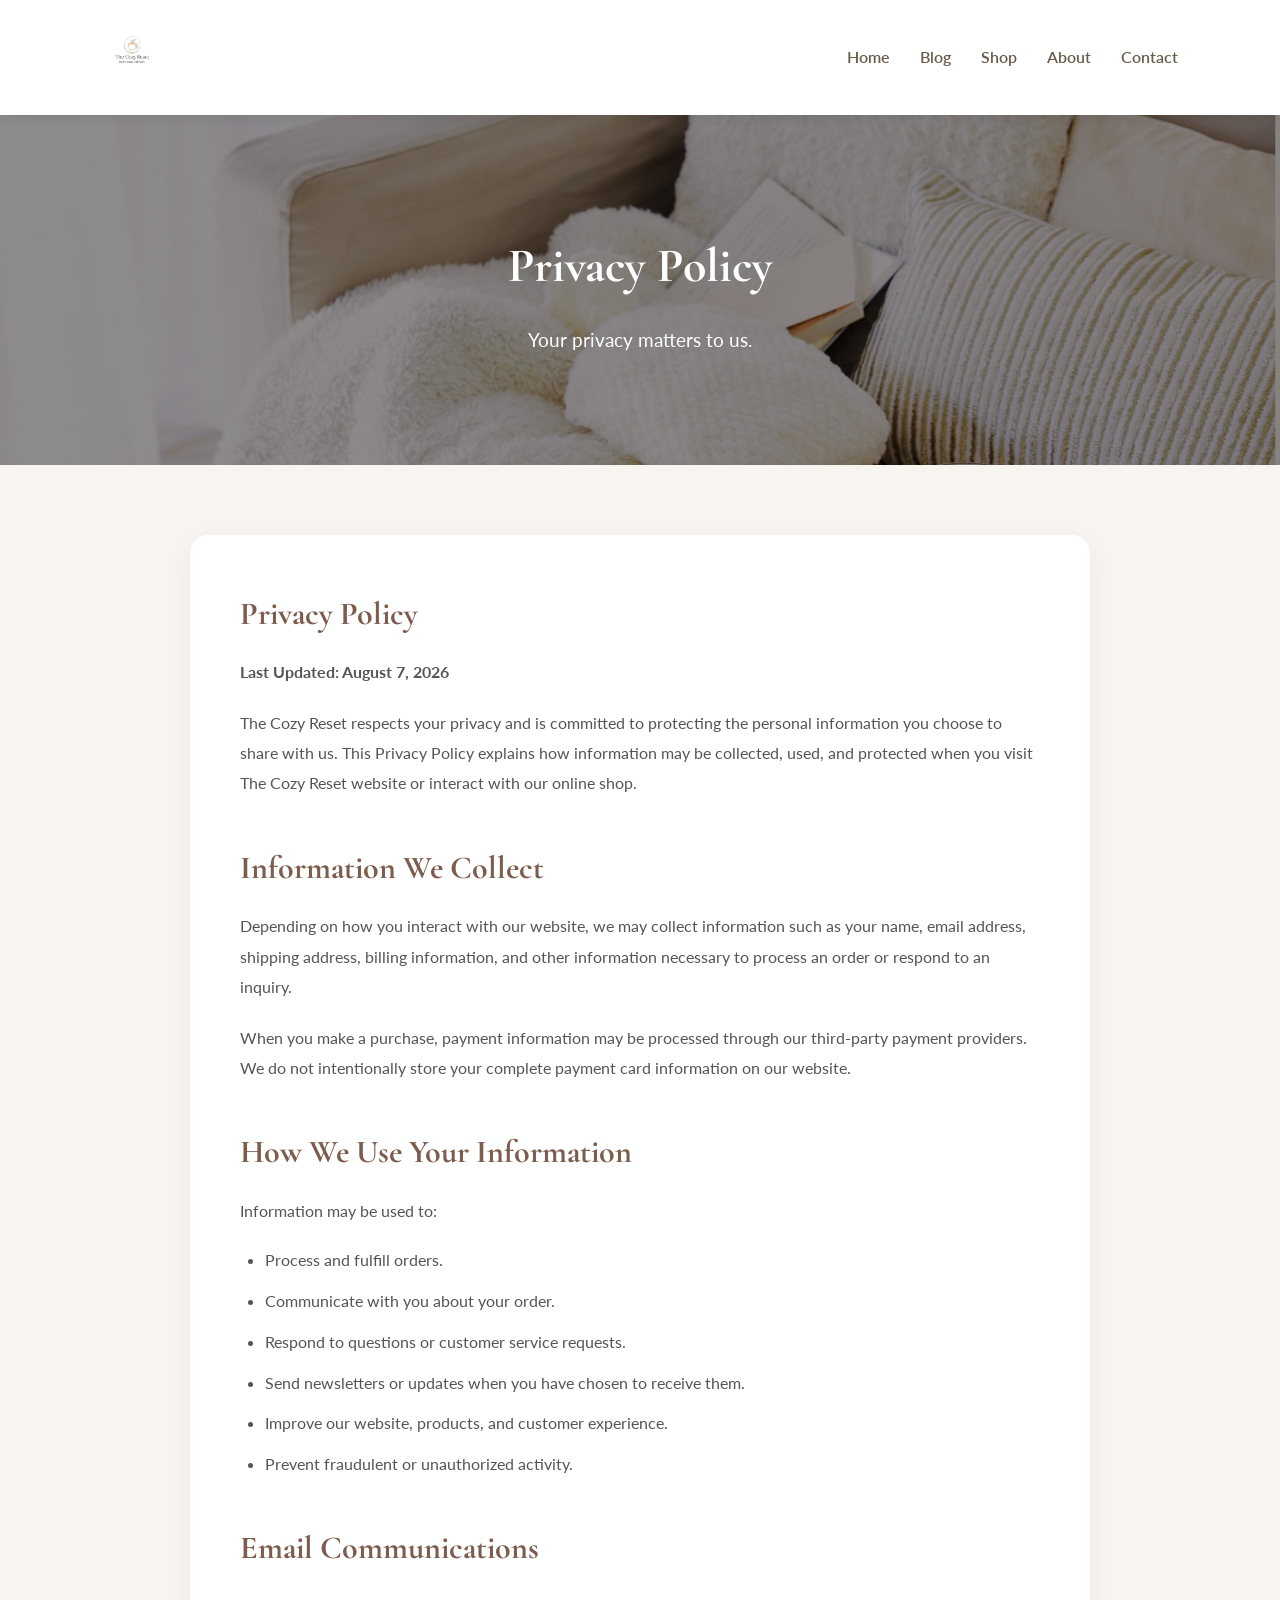
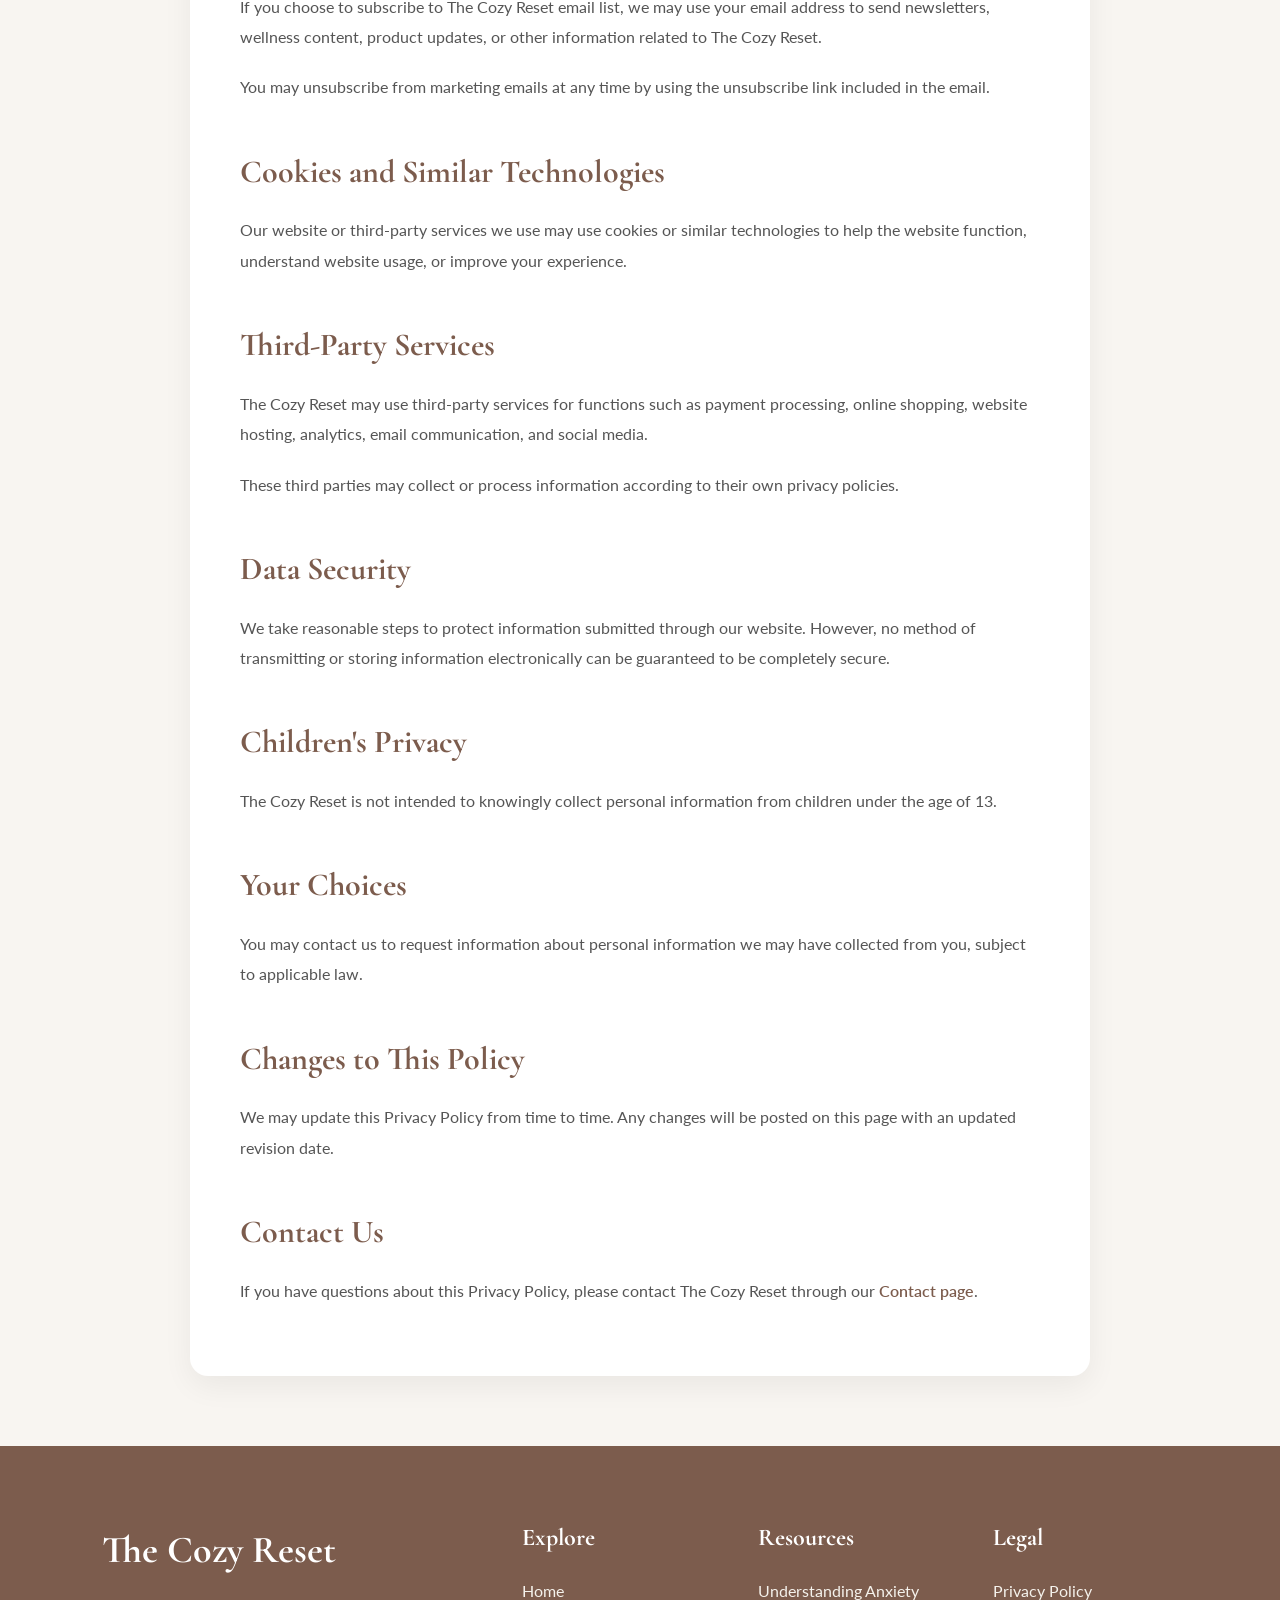
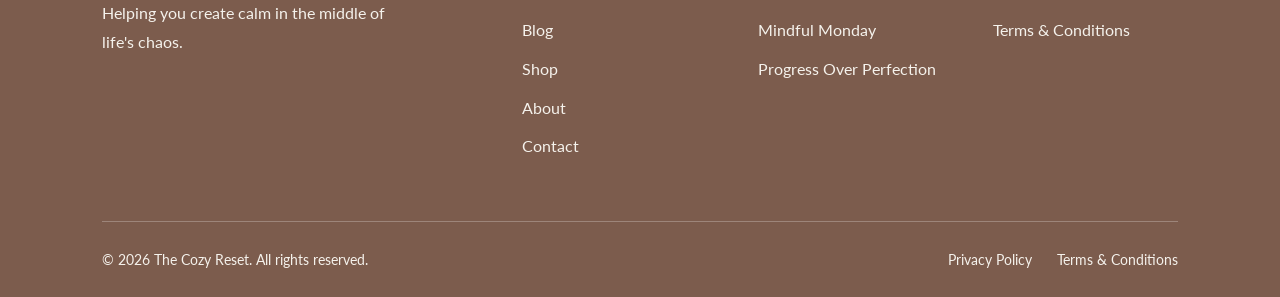
<file: privacy.html>
<!DOCTYPE html>
<html lang="en">

<head>

<meta charset="UTF-8">

<meta name="viewport" content="width=device-width, initial-scale=1.0">

<title>Privacy Policy | The Cozy Reset</title>
  <meta name="description" content="Read The Cozy Reset privacy policy to learn how we collect, use, and protect your information.">
<link rel="icon" type="image/png" href="favicon.png">
<link rel="stylesheet" href="css/style.css">
<!-- OPEN GRAPH / SOCIAL SHARING -->

<meta property="og:title" content="The Cozy Reset | Mindfulness, Self-Care & Wellness">

<meta property="og:description" content="Create calm in the middle of life's chaos with mindfulness resources, self-care tools, and cozy wellness inspiration.">

<meta property="og:image" content="https://www.thecozyreset.co/images/social-share.jpg">

<meta property="og:type" content="website">

<meta property="og:url" content="https://www.thecozyreset.co">

<meta property="og:site_name" content="The Cozy Reset">


<!-- SOCIAL CARD -->

<meta name="twitter:card" content="summary_large_image">

<meta name="twitter:title" content="The Cozy Reset | Create Calm in Everyday Life">

<meta name="twitter:description" content="Mindfulness, self-care, and cozy wellness inspiration to help you slow down, reset, and reconnect.">

<meta name="twitter:image" content="https://www.thecozyreset.co/images/social-share.jpg">
  <!-- Google Analytics -->
<script async src="https://www.googletagmanager.com/gtag/js?id=G-NY8DP50VMQ"></script>

<script>
  window.dataLayer = window.dataLayer || [];

  function gtag(){
    dataLayer.push(arguments);
  }

  gtag('js', new Date());

  gtag('config', 'G-NY8DP50VMQ');
</script>
</head>


<body>


<header>

<a href="index.html" class="logo">

<img src="images/logo.png" alt="The Cozy Reset">

</a>


<nav>

<a href="index.html">Home</a>

<a href="blog.html">Blog</a>

<a href="https://shop.thecozyreset.co">Shop</a>

<a href="about.html">About</a>

<a href="contact.html">Contact</a>

</nav>

</header>



<section class="page-hero">

<div class="page-hero-overlay">

<h1>
Privacy Policy
</h1>

<p>
Your privacy matters to us.
</p>

</div>

</section>



<main class="policy-page">


<h2>Privacy Policy</h2>

<p>
<strong>Last Updated: August 7, 2026</strong>
</p>


<p>
The Cozy Reset respects your privacy and is committed to protecting
the personal information you choose to share with us. This Privacy
Policy explains how information may be collected, used, and protected
when you visit The Cozy Reset website or interact with our online shop.
</p>



<h2>Information We Collect</h2>

<p>
Depending on how you interact with our website, we may collect
information such as your name, email address, shipping address,
billing information, and other information necessary to process
an order or respond to an inquiry.
</p>

<p>
When you make a purchase, payment information may be processed
through our third-party payment providers. We do not intentionally
store your complete payment card information on our website.
</p>



<h2>How We Use Your Information</h2>

<p>
Information may be used to:
</p>

<ul>

<li>Process and fulfill orders.</li>

<li>Communicate with you about your order.</li>

<li>Respond to questions or customer service requests.</li>

<li>Send newsletters or updates when you have chosen to receive them.</li>

<li>Improve our website, products, and customer experience.</li>

<li>Prevent fraudulent or unauthorized activity.</li>

</ul>



<h2>Email Communications</h2>

<p>
If you choose to subscribe to The Cozy Reset email list, we may use
your email address to send newsletters, wellness content, product
updates, or other information related to The Cozy Reset.
</p>

<p>
You may unsubscribe from marketing emails at any time by using the
unsubscribe link included in the email.
</p>



<h2>Cookies and Similar Technologies</h2>

<p>
Our website or third-party services we use may use cookies or similar
technologies to help the website function, understand website usage,
or improve your experience.
</p>



<h2>Third-Party Services</h2>

<p>
The Cozy Reset may use third-party services for functions such as
payment processing, online shopping, website hosting, analytics,
email communication, and social media.
</p>

<p>
These third parties may collect or process information according to
their own privacy policies.
</p>



<h2>Data Security</h2>

<p>
We take reasonable steps to protect information submitted through
our website. However, no method of transmitting or storing
information electronically can be guaranteed to be completely secure.
</p>



<h2>Children's Privacy</h2>

<p>
The Cozy Reset is not intended to knowingly collect personal
information from children under the age of 13.
</p>



<h2>Your Choices</h2>

<p>
You may contact us to request information about personal information
we may have collected from you, subject to applicable law.
</p>



<h2>Changes to This Policy</h2>

<p>
We may update this Privacy Policy from time to time. Any changes
will be posted on this page with an updated revision date.
</p>



<h2>Contact Us</h2>

<p>
If you have questions about this Privacy Policy, please contact
The Cozy Reset through our
<a href="contact.html">Contact page</a>.
</p>


</main>



<footer class="site-footer">

<div class="footer-content">


<div class="footer-brand">

<h2>
The Cozy Reset
</h2>

<p>
Helping you create calm in the middle
of life's chaos.
</p>

</div>



<div class="footer-column">

<h3>
Explore
</h3>

<a href="index.html">Home</a>

<a href="blog.html">Blog</a>

<a href="https://shop.thecozyreset.co">Shop</a>

<a href="about.html">About</a>

<a href="contact.html">Contact</a>

</div>



<div class="footer-column">

<h3>
Resources
</h3>

<a href="blog/anxiety.html">
Understanding Anxiety
</a>

<a href="blog/mindful-monday.html">
Mindful Monday
</a>

<a href="blog/progress-over-perfection.html">
Progress Over Perfection
</a>

</div>



<div class="footer-column">

<h3>
Legal
</h3>

<a href="privacy.html">
Privacy Policy
</a>

<a href="terms.html">
Terms & Conditions
</a>

</div>


</div>



<div class="footer-bottom">

<p>
© 2026 The Cozy Reset. All rights reserved.
</p>


<div class="footer-legal">

<a href="privacy.html">
Privacy Policy
</a>

<a href="terms.html">
Terms & Conditions
</a>

</div>

</div>

</footer>


</body>

</html>
</file>
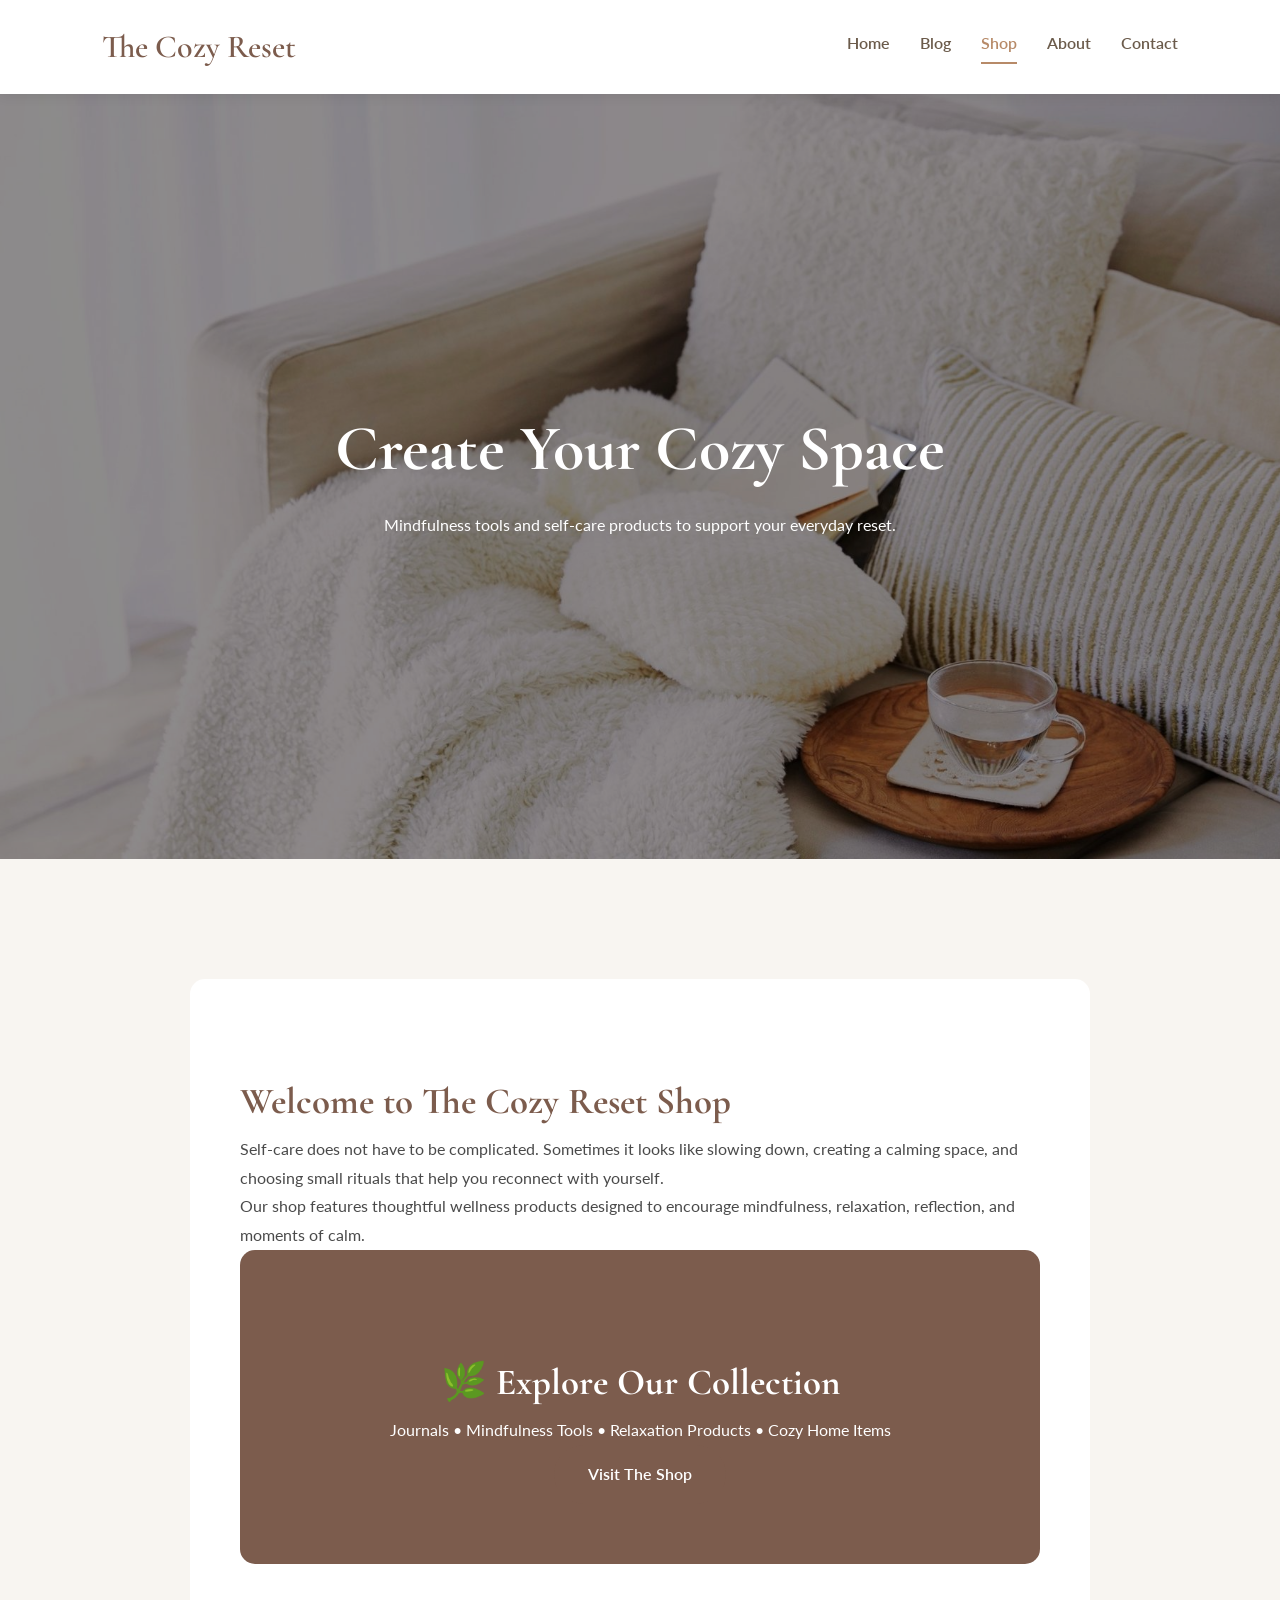
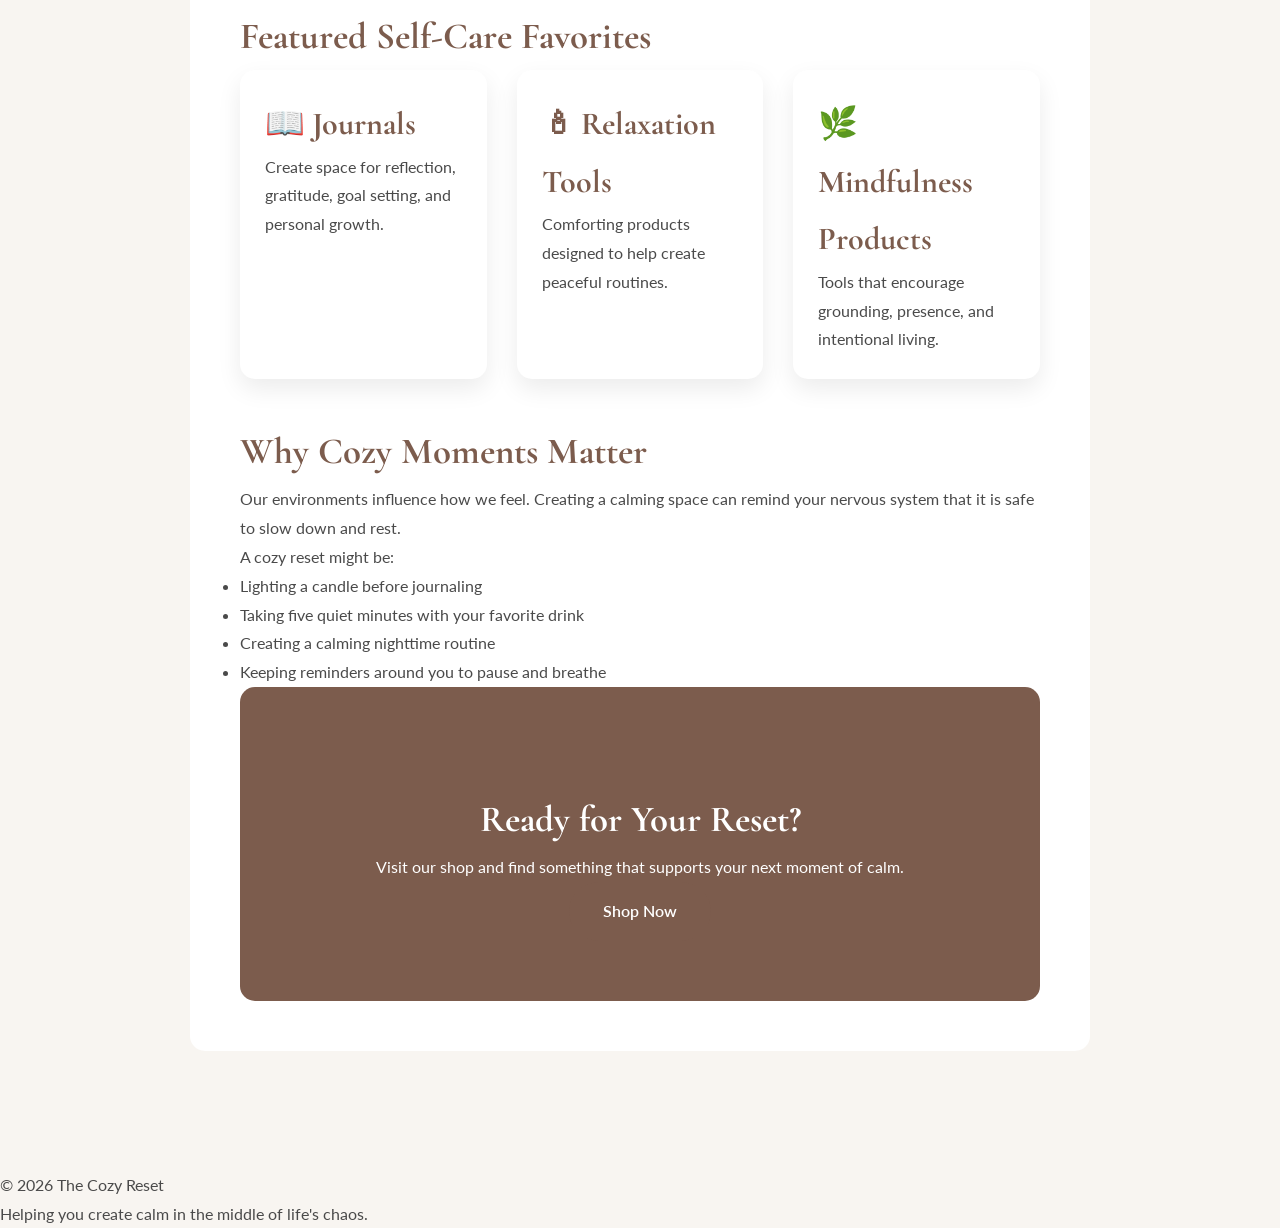
<file: shop.html>
<!DOCTYPE html>
<html lang="en">

<head>

<meta charset="UTF-8">

<meta name="viewport" content="width=device-width, initial-scale=1.0">

<title>The Cozy Reset Shop | Cozy Self-Care & Wellness Products</title>
    <meta name="description" content="Shop The Cozy Reset collection of cozy self-care tools, wellness products, and mindful living essentials designed to support relaxation, reflection, and everyday calm.">
    <link rel="icon" type="image/png" href="favicon.png">
<link rel="stylesheet" href="css/style.css">

    <!-- OPEN GRAPH / SOCIAL SHARING -->

<meta property="og:title" content="The Cozy Reset | Mindfulness, Self-Care & Wellness">

<meta property="og:description" content="Create calm in the middle of life's chaos with mindfulness resources, self-care tools, and cozy wellness inspiration.">

<meta property="og:image" content="https://www.thecozyreset.co/images/social-share.jpg">

<meta property="og:type" content="website">

<meta property="og:url" content="https://www.thecozyreset.co">

<meta property="og:site_name" content="The Cozy Reset">


<!-- SOCIAL CARD -->

<meta name="twitter:card" content="summary_large_image">

<meta name="twitter:title" content="The Cozy Reset | Create Calm in Everyday Life">

<meta name="twitter:description" content="Mindfulness, self-care, and cozy wellness inspiration to help you slow down, reset, and reconnect.">

<meta name="twitter:image" content="https://www.thecozyreset.co/images/social-share.jpg">

    <!-- Google Analytics -->
<script async src="https://www.googletagmanager.com/gtag/js?id=G-NY8DP50VMQ"></script>

<script>
  window.dataLayer = window.dataLayer || [];

  function gtag(){
    dataLayer.push(arguments);
  }

  gtag('js', new Date());

  gtag('config', 'G-NY8DP50VMQ');
</script>
</head>


<body>


<header>

<div class="logo">
The Cozy Reset
</div>


<nav>

<a href="index.html">Home</a>

<a href="blog.html">Blog</a>

<a href="https://shop.thecozyreset.co" class="active">Shop</a>

<a href="about.html">About</a>

<a href="contact.html">Contact</a>

</nav>

</header>





<section class="hero">
    <div class="page-hero-overlay">

<div>

<h1>
Create Your Cozy Space
</h1>


<p>
Mindfulness tools and self-care products
to support your everyday reset.
</p>


</div>

</section>







<section class="section">


<div class="article">


<h2>
Welcome to The Cozy Reset Shop
</h2>


<p>
Self-care does not have to be complicated. Sometimes it looks like slowing down, creating a calming space, and choosing small rituals that help you reconnect with yourself.
</p>


<p>
Our shop features thoughtful wellness products designed to encourage mindfulness, relaxation, reflection, and moments of calm.
</p>






<div class="shop-box">


<h2>
🌿 Explore Our Collection
</h2>


<p>
Journals • Mindfulness Tools • Relaxation Products • Cozy Home Items
</p>


<a class="btn" href="https://thecozyreset.bigcartel.com" target="_blank">
Visit The Shop
</a>


</div>







<h2>
Featured Self-Care Favorites
</h2>



<div class="card-grid">



<div class="card">

<div class="card-content">

<h3>
📖 Journals
</h3>


<p>
Create space for reflection, gratitude, goal setting, and personal growth.
</p>


</div>

</div>





<div class="card">

<div class="card-content">

<h3>
🕯 Relaxation Tools
</h3>


<p>
Comforting products designed to help create peaceful routines.
</p>


</div>

</div>






<div class="card">

<div class="card-content">

<h3>
🌿 Mindfulness Products
</h3>


<p>
Tools that encourage grounding, presence, and intentional living.
</p>


</div>

</div>



</div>






<h2>
Why Cozy Moments Matter
</h2>


<p>
Our environments influence how we feel. Creating a calming space can remind your nervous system that it is safe to slow down and rest.
</p>


<p>
A cozy reset might be:
</p>


<ul>

<li>
Lighting a candle before journaling
</li>

<li>
Taking five quiet minutes with your favorite drink
</li>

<li>
Creating a calming nighttime routine
</li>

<li>
Keeping reminders around you to pause and breathe
</li>

</ul>






<div class="shop-box">


<h2>
Ready for Your Reset?
</h2>


<p>
Visit our shop and find something that supports your next moment of calm.
</p>


<a class="btn btn-light" href="https://thecozyreset.bigcartel.com" target="_blank">
Shop Now
</a>


</div>



</div>


</section>







<footer>


<p>
© 2026 The Cozy Reset
</p>


<p>
Helping you create calm in the middle of life's chaos.
</p>


</footer>

<script src="js/script.js"></script>

</body>

</html>
</file>
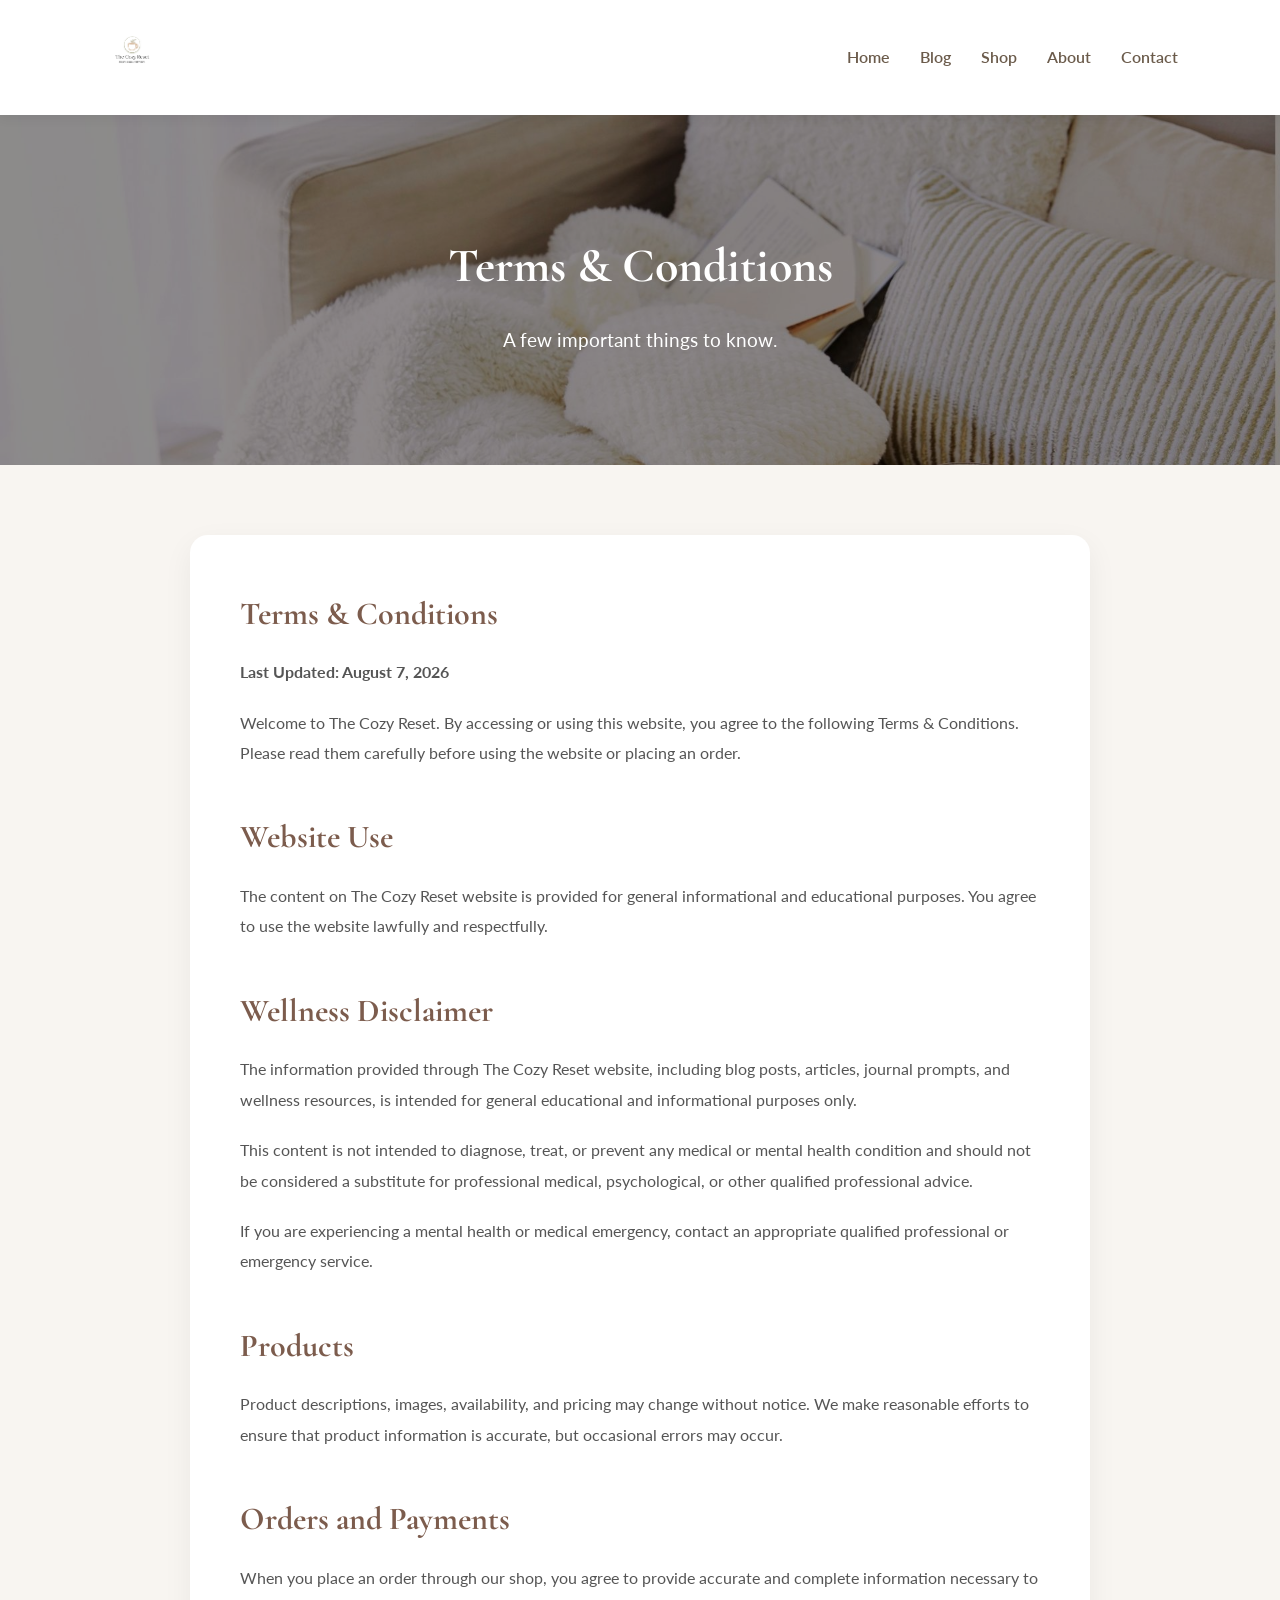
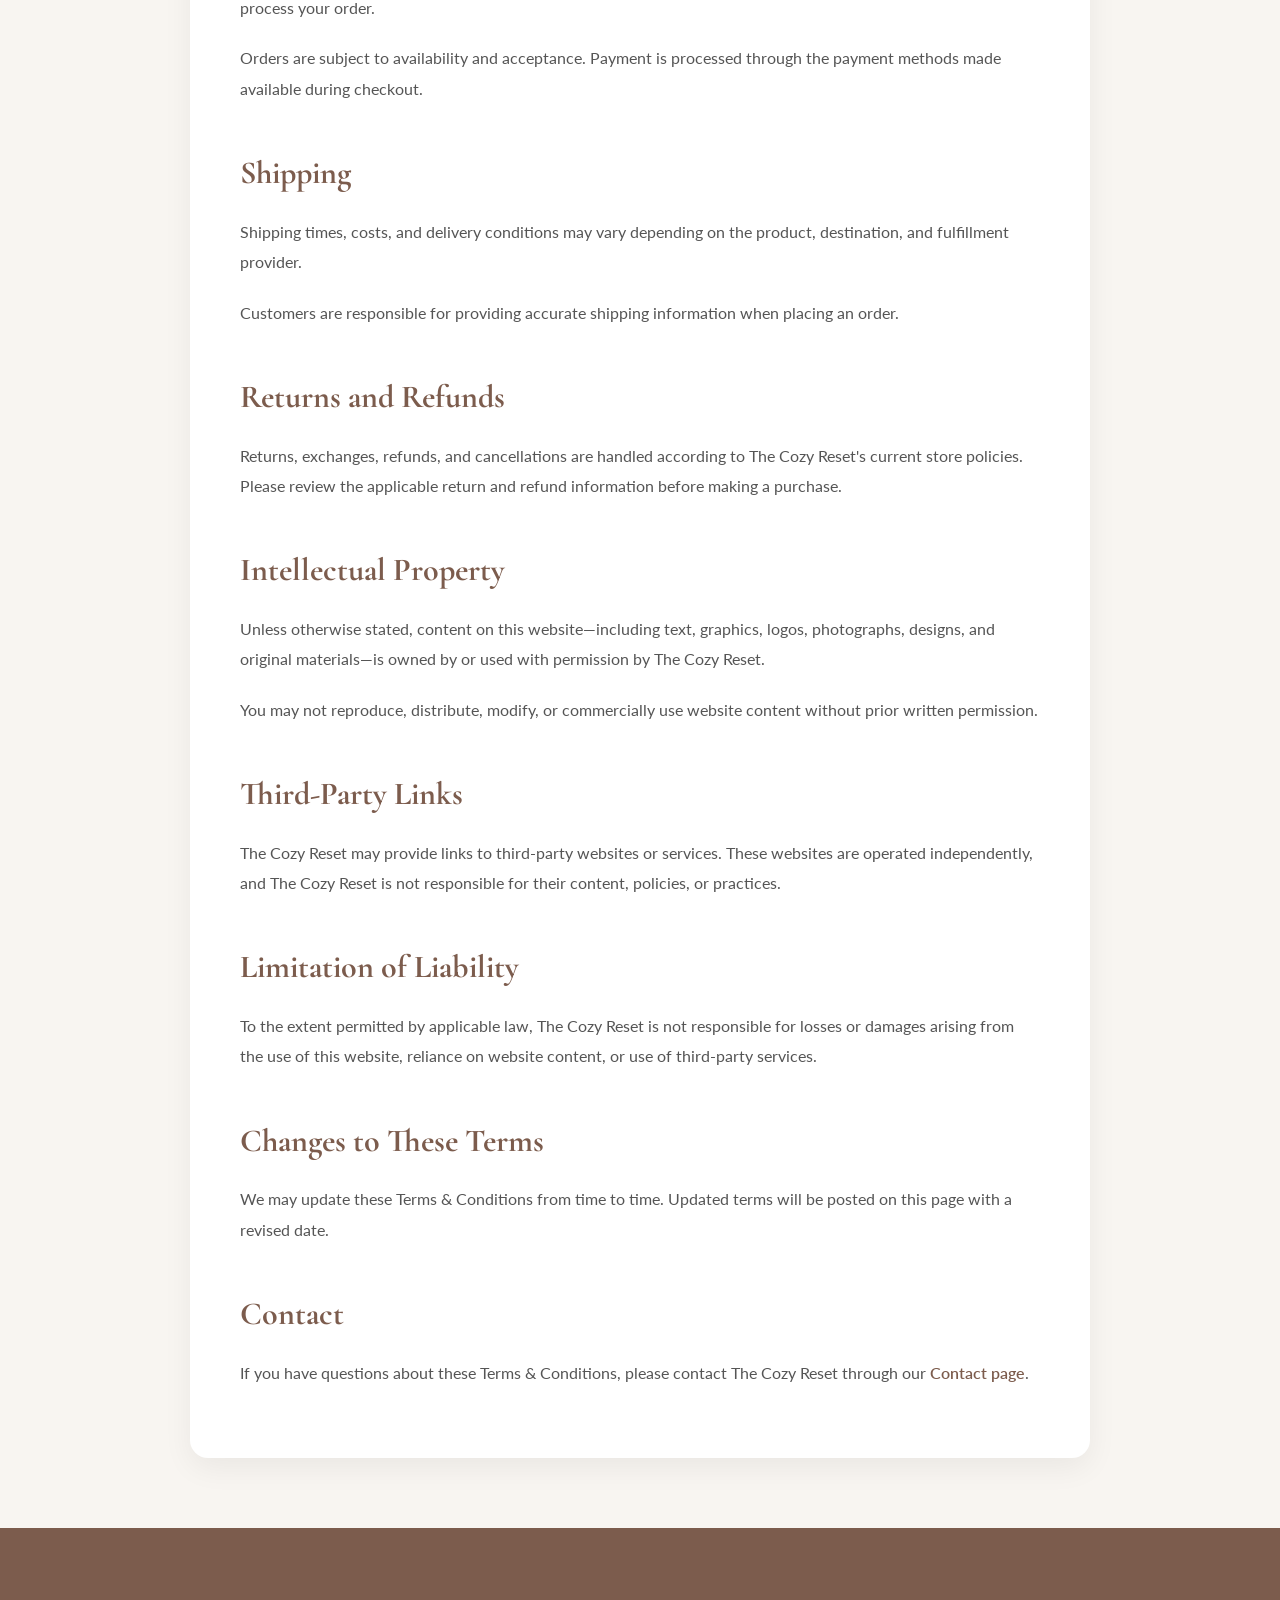
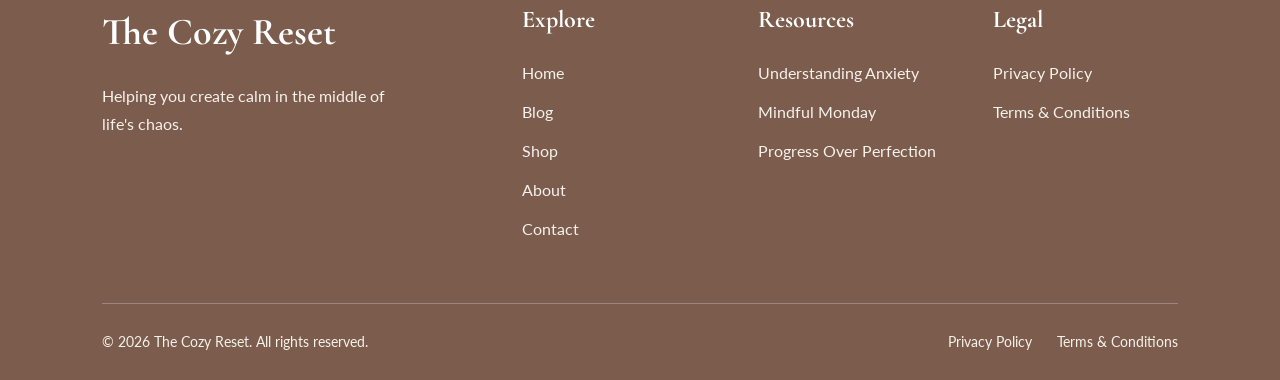
<file: terms.html>
<!DOCTYPE html>
<html lang="en">

<head>

<meta charset="UTF-8">

<meta name="viewport" content="width=device-width, initial-scale=1.0">

<title>Terms & Conditions | The Cozy Reset</title>
  <meta name="description" content="Review The Cozy Reset terms and conditions for information about website use, products, orders, and policies.">
<link rel="icon" type="image/png" href="favicon.png">
<link rel="stylesheet" href="css/style.css">
<!-- OPEN GRAPH / SOCIAL SHARING -->

<meta property="og:title" content="The Cozy Reset | Mindfulness, Self-Care & Wellness">

<meta property="og:description" content="Create calm in the middle of life's chaos with mindfulness resources, self-care tools, and cozy wellness inspiration.">

<meta property="og:image" content="https://www.thecozyreset.co/images/social-share.jpg">

<meta property="og:type" content="website">

<meta property="og:url" content="https://www.thecozyreset.co">

<meta property="og:site_name" content="The Cozy Reset">


<!-- SOCIAL CARD -->

<meta name="twitter:card" content="summary_large_image">

<meta name="twitter:title" content="The Cozy Reset | Create Calm in Everyday Life">

<meta name="twitter:description" content="Mindfulness, self-care, and cozy wellness inspiration to help you slow down, reset, and reconnect.">

<meta name="twitter:image" content="https://www.thecozyreset.co/images/social-share.jpg">

  <!-- Google Analytics -->
<script async src="https://www.googletagmanager.com/gtag/js?id=G-NY8DP50VMQ"></script>

<script>
  window.dataLayer = window.dataLayer || [];

  function gtag(){
    dataLayer.push(arguments);
  }

  gtag('js', new Date());

  gtag('config', 'G-NY8DP50VMQ');
</script>
</head>


<body>


<header>

<a href="index.html" class="logo">

<img src="images/logo.png" alt="The Cozy Reset">

</a>


<nav>

<a href="index.html">Home</a>

<a href="blog.html">Blog</a>

<a href="https://shop.thecozyreset.co">Shop</a>

<a href="about.html">About</a>

<a href="contact.html">Contact</a>

</nav>

</header>



<section class="page-hero">

<div class="page-hero-overlay">

<h1>
Terms & Conditions
</h1>

<p>
A few important things to know.
</p>

</div>

</section>



<main class="policy-page">


<h2>Terms & Conditions</h2>

<p>
<strong>Last Updated: August 7, 2026</strong>
</p>


<p>
Welcome to The Cozy Reset. By accessing or using this website,
you agree to the following Terms & Conditions. Please read them
carefully before using the website or placing an order.
</p>



<h2>Website Use</h2>

<p>
The content on The Cozy Reset website is provided for general
informational and educational purposes. You agree to use the
website lawfully and respectfully.
</p>



<h2>Wellness Disclaimer</h2>

<p>
The information provided through The Cozy Reset website, including
blog posts, articles, journal prompts, and wellness resources, is
intended for general educational and informational purposes only.
</p>

<p>
This content is not intended to diagnose, treat, or prevent any
medical or mental health condition and should not be considered
a substitute for professional medical, psychological, or other
qualified professional advice.
</p>

<p>
If you are experiencing a mental health or medical emergency,
contact an appropriate qualified professional or emergency service.
</p>



<h2>Products</h2>

<p>
Product descriptions, images, availability, and pricing may change
without notice. We make reasonable efforts to ensure that product
information is accurate, but occasional errors may occur.
</p>



<h2>Orders and Payments</h2>

<p>
When you place an order through our shop, you agree to provide
accurate and complete information necessary to process your order.
</p>

<p>
Orders are subject to availability and acceptance. Payment is
processed through the payment methods made available during checkout.
</p>



<h2>Shipping</h2>

<p>
Shipping times, costs, and delivery conditions may vary depending
on the product, destination, and fulfillment provider.
</p>

<p>
Customers are responsible for providing accurate shipping information
when placing an order.
</p>



<h2>Returns and Refunds</h2>

<p>
Returns, exchanges, refunds, and cancellations are handled according
to The Cozy Reset's current store policies. Please review the applicable
return and refund information before making a purchase.
</p>



<h2>Intellectual Property</h2>

<p>
Unless otherwise stated, content on this website—including text,
graphics, logos, photographs, designs, and original materials—is
owned by or used with permission by The Cozy Reset.
</p>

<p>
You may not reproduce, distribute, modify, or commercially use
website content without prior written permission.
</p>



<h2>Third-Party Links</h2>

<p>
The Cozy Reset may provide links to third-party websites or services.
These websites are operated independently, and The Cozy Reset is not
responsible for their content, policies, or practices.
</p>



<h2>Limitation of Liability</h2>

<p>
To the extent permitted by applicable law, The Cozy Reset is not
responsible for losses or damages arising from the use of this
website, reliance on website content, or use of third-party services.
</p>



<h2>Changes to These Terms</h2>

<p>
We may update these Terms & Conditions from time to time. Updated
terms will be posted on this page with a revised date.
</p>



<h2>Contact</h2>

<p>
If you have questions about these Terms & Conditions, please contact
The Cozy Reset through our
<a href="contact.html">Contact page</a>.
</p>


</main>



<footer class="site-footer">

<div class="footer-content">


<div class="footer-brand">

<h2>
The Cozy Reset
</h2>

<p>
Helping you create calm in the middle
of life's chaos.
</p>

</div>



<div class="footer-column">

<h3>
Explore
</h3>

<a href="index.html">Home</a>

<a href="blog.html">Blog</a>

<a href="https://shop.thecozyreset.co">Shop</a>

<a href="about.html">About</a>

<a href="contact.html">Contact</a>

</div>



<div class="footer-column">

<h3>
Resources
</h3>

<a href="blog/anxiety.html">
Understanding Anxiety
</a>

<a href="blog/mindful-monday.html">
Mindful Monday
</a>

<a href="blog/progress-over-perfection.html">
Progress Over Perfection
</a>

</div>



<div class="footer-column">

<h3>
Legal
</h3>

<a href="privacy.html">
Privacy Policy
</a>

<a href="terms.html">
Terms & Conditions
</a>

</div>


</div>



<div class="footer-bottom">

<p>
© 2026 The Cozy Reset. All rights reserved.
</p>


<div class="footer-legal">

<a href="privacy.html">
Privacy Policy
</a>

<a href="terms.html">
Terms & Conditions
</a>

</div>

</div>

</footer>


</body>

</html>
</file>
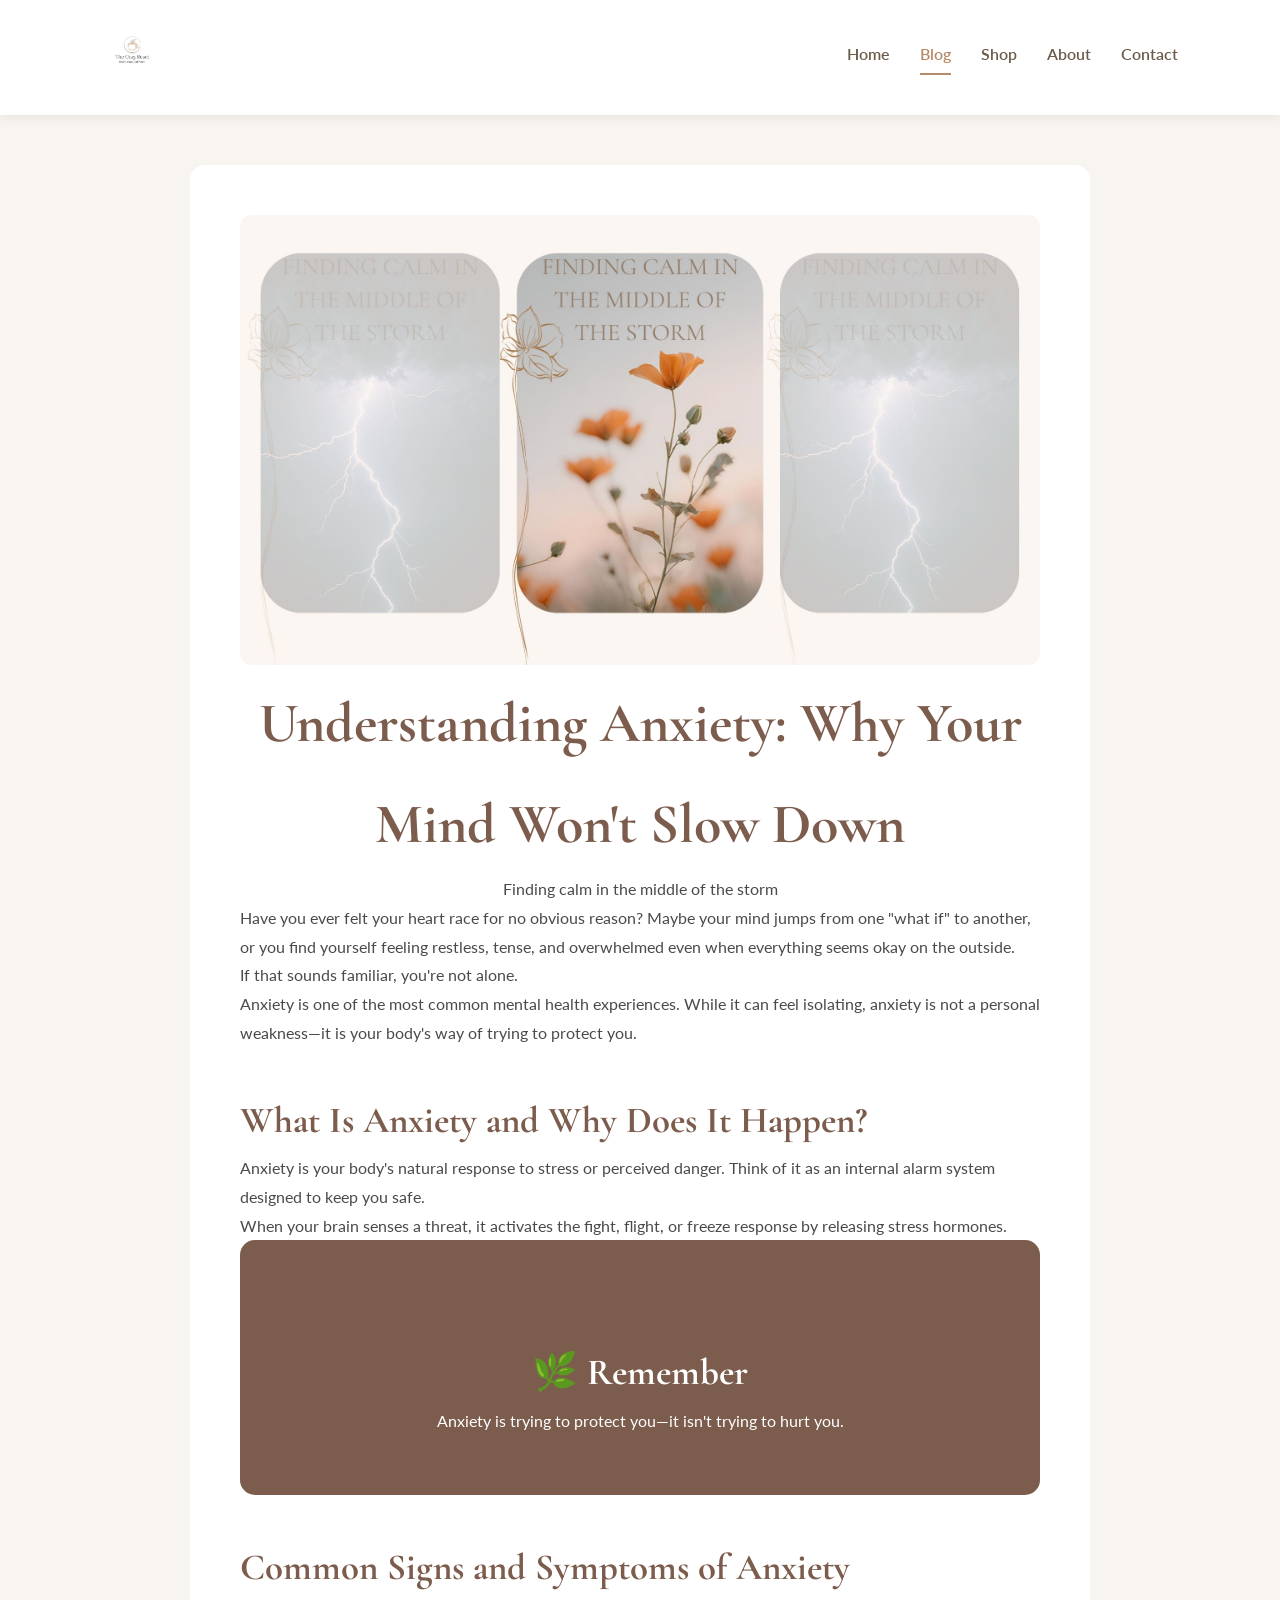
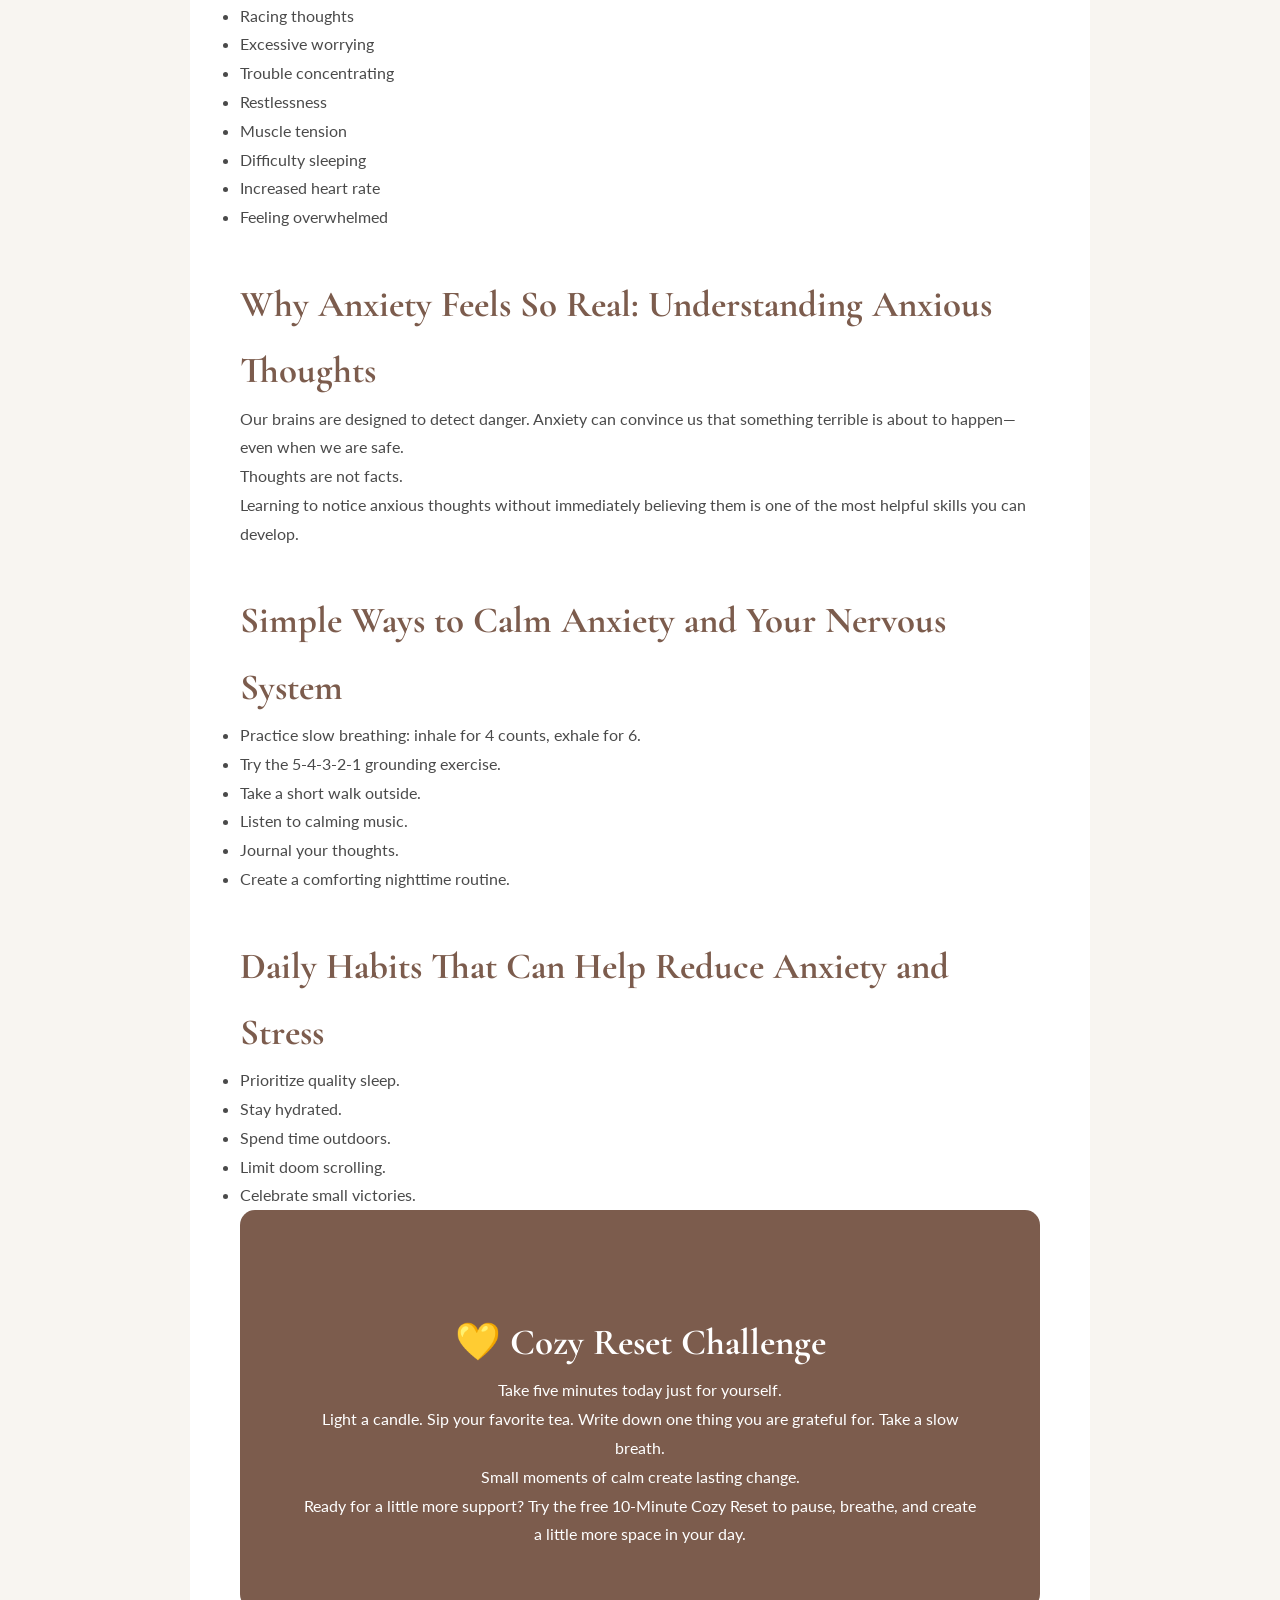
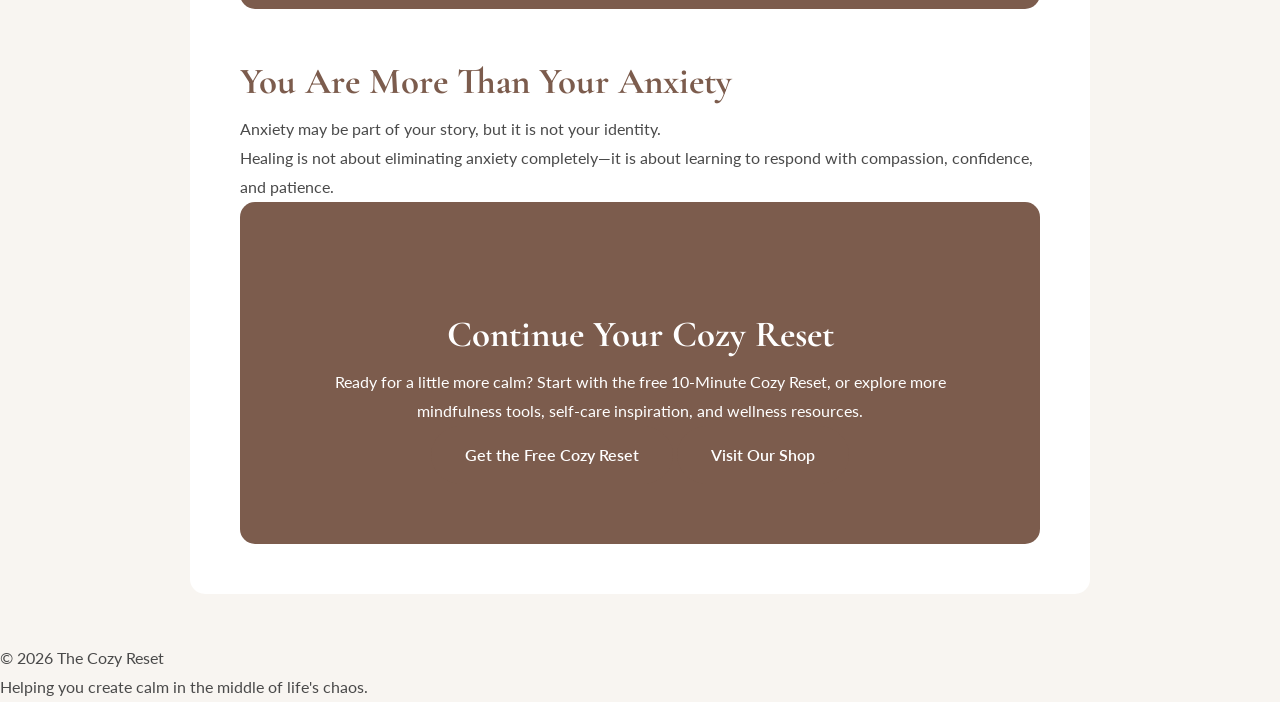
<file: blog/anxiety.html>
<!DOCTYPE html>
<html lang="en">

<head>

<meta charset="UTF-8">

<meta name="viewport" content="width=device-width, initial-scale=1.0">

<title>How to Calm Anxiety When Your Mind Won't Slow Down | The Cozy Reset</title>

<meta name="description" content="Learn how anxiety works and discover simple grounding, mindfulness, and stress-relief strategies to calm an anxious mind and create more moments of calm.">

<link rel="canonical" href="https://www.thecozyreset.co/blog/anxiety.html">

<link rel="icon" type="image/png" href="../favicon.png">

<link rel="stylesheet" href="../css/style.css">

<!-- OPEN GRAPH / SOCIAL SHARING -->

<meta property="og:title" content="How to Calm Anxiety When Your Mind Won't Slow Down | The Cozy Reset">

<meta property="og:description" content="Learn how anxiety works and explore simple grounding, mindfulness, and stress-relief strategies for creating more calm.">

<meta property="og:image" content="https://www.thecozyreset.co/images/understanding-anxiety.jpg">

<meta property="og:type" content="article">

<meta property="og:url" content="https://www.thecozyreset.co/blog/anxiety.html">

<meta property="og:site_name" content="The Cozy Reset">

<!-- TWITTER / SOCIAL CARD -->

<meta name="twitter:card" content="summary_large_image">

<meta name="twitter:title" content="How to Calm Anxiety When Your Mind Won't Slow Down | The Cozy Reset">

<meta name="twitter:description" content="Learn how anxiety works and explore simple grounding, mindfulness, and stress-relief strategies for creating more calm.">

<meta name="twitter:image" content="https://www.thecozyreset.co/images/understanding-anxiety.jpg">

<!-- GOOGLE ANALYTICS -->

<script async src="https://www.googletagmanager.com/gtag/js?id=G-NY8DP50VMQ"></script>

<script>
  window.dataLayer = window.dataLayer || [];

  function gtag(){
    dataLayer.push(arguments);
  }

  gtag('js', new Date());

  gtag('config', 'G-NY8DP50VMQ');
</script>

<!-- STRUCTURED DATA -->

<script type="application/ld+json">
{
  "@context": "https://schema.org",
  "@type": "Article",
  "headline": "How to Calm Anxiety When Your Mind Won't Slow Down",
  "description": "Learn how anxiety works and explore simple grounding, mindfulness, and stress-relief strategies for creating more calm.",
  "image": "https://www.thecozyreset.co/images/understanding-anxiety.jpg",
  "publisher": {
    "@type": "Organization",
    "name": "The Cozy Reset",
    "url": "https://www.thecozyreset.co/"
  },
  "mainEntityOfPage": {
    "@type": "WebPage",
    "@id": "https://www.thecozyreset.co/blog/anxiety.html"
  }
}
</script>

</head>


<body>


<header>

<a href="../index.html" class="logo">

<img src="../images/logo.png" alt="The Cozy Reset">

</a>


<nav>

<a href="../index.html">Home</a>

<a href="../blog.html" class="active">Blog</a>

<a href="../shop.html">Shop</a>

<a href="../about.html">About</a>

<a href="../contact.html">Contact</a>

</nav>

</header>






<article class="article">


<img src="../images/understanding-anxiety.jpg"
alt="Understanding Anxiety">



<h1>
Understanding Anxiety: Why Your Mind Won't Slow Down
</h1>


<p style="text-align:center;">
Finding calm in the middle of the storm
</p>





<p>
Have you ever felt your heart race for no obvious reason? Maybe your mind jumps from one "what if" to another, or you find yourself feeling restless, tense, and overwhelmed even when everything seems okay on the outside.
</p>


<p>
If that sounds familiar, you're not alone.
</p>


<p>
Anxiety is one of the most common mental health experiences. While it can feel isolating, anxiety is not a personal weakness—it is your body's way of trying to protect you.
</p>



<h2>
What Is Anxiety and Why Does It Happen?
</h2>


<p>
Anxiety is your body's natural response to stress or perceived danger. Think of it as an internal alarm system designed to keep you safe.
</p>


<p>
When your brain senses a threat, it activates the fight, flight, or freeze response by releasing stress hormones.
</p>


<div class="shop-box">

<h2>
🌿 Remember
</h2>

<p>
Anxiety is trying to protect you—it isn't trying to hurt you.
</p>

</div>




<h2>
Common Signs and Symptoms of Anxiety
</h2>


<ul>

<li>Racing thoughts</li>

<li>Excessive worrying</li>

<li>Trouble concentrating</li>

<li>Restlessness</li>

<li>Muscle tension</li>

<li>Difficulty sleeping</li>

<li>Increased heart rate</li>

<li>Feeling overwhelmed</li>

</ul>





<h2>
Why Anxiety Feels So Real: Understanding Anxious Thoughts
</h2>


<p>
Our brains are designed to detect danger. Anxiety can convince us that something terrible is about to happen—even when we are safe.
</p>


<blockquote>

Thoughts are not facts.

</blockquote>


<p>
Learning to notice anxious thoughts without immediately believing them is one of the most helpful skills you can develop.
</p>





<h2>
Simple Ways to Calm Anxiety and Your Nervous System
</h2>


<ul>

<li>Practice slow breathing: inhale for 4 counts, exhale for 6.</li>

<li>Try the 5-4-3-2-1 grounding exercise.</li>

<li>Take a short walk outside.</li>

<li>Listen to calming music.</li>

<li>Journal your thoughts.</li>

<li>Create a comforting nighttime routine.</li>

</ul>






<h2>
Daily Habits That Can Help Reduce Anxiety and Stress
</h2>


<ul>

<li>Prioritize quality sleep.</li>

<li>Stay hydrated.</li>

<li>Spend time outdoors.</li>

<li>Limit doom scrolling.</li>

<li>Celebrate small victories.</li>

</ul>






<div class="shop-box">


<h2>
💛 Cozy Reset Challenge
</h2>


<p>
Take five minutes today just for yourself.
</p>


<p>
Light a candle. Sip your favorite tea.
Write down one thing you are grateful for.
Take a slow breath.
</p>


<p>
Small moments of calm create lasting change.
</p>

<p>
Ready for a little more support? Try the
<a href="../index.html#free-reset">free 10-Minute Cozy Reset</a>
to pause, breathe, and create a little more space in your day.
</p>


</div>






<h2>
You Are More Than Your Anxiety
</h2>


<p>
Anxiety may be part of your story, but it is not your identity.
</p>


<p>
Healing is not about eliminating anxiety completely—it is about learning to respond with compassion, confidence, and patience.
</p>






<div class="shop-box">

<h2>
Continue Your Cozy Reset
</h2>

<p>
Ready for a little more calm? Start with the free 10-Minute Cozy Reset,
or explore more mindfulness tools, self-care inspiration, and wellness resources.
</p>

<a class="btn" href="../index.html#free-reset">
Get the Free Cozy Reset
</a>

<a class="btn" href="../shop.html">
Visit Our Shop
</a>

</div>





</article>







<footer>

<p>
© 2026 The Cozy Reset
</p>

<p>
Helping you create calm in the middle of life's chaos.
</p>

</footer>


<script src="../js/script.js"></script>

</body>

</html>
</file>
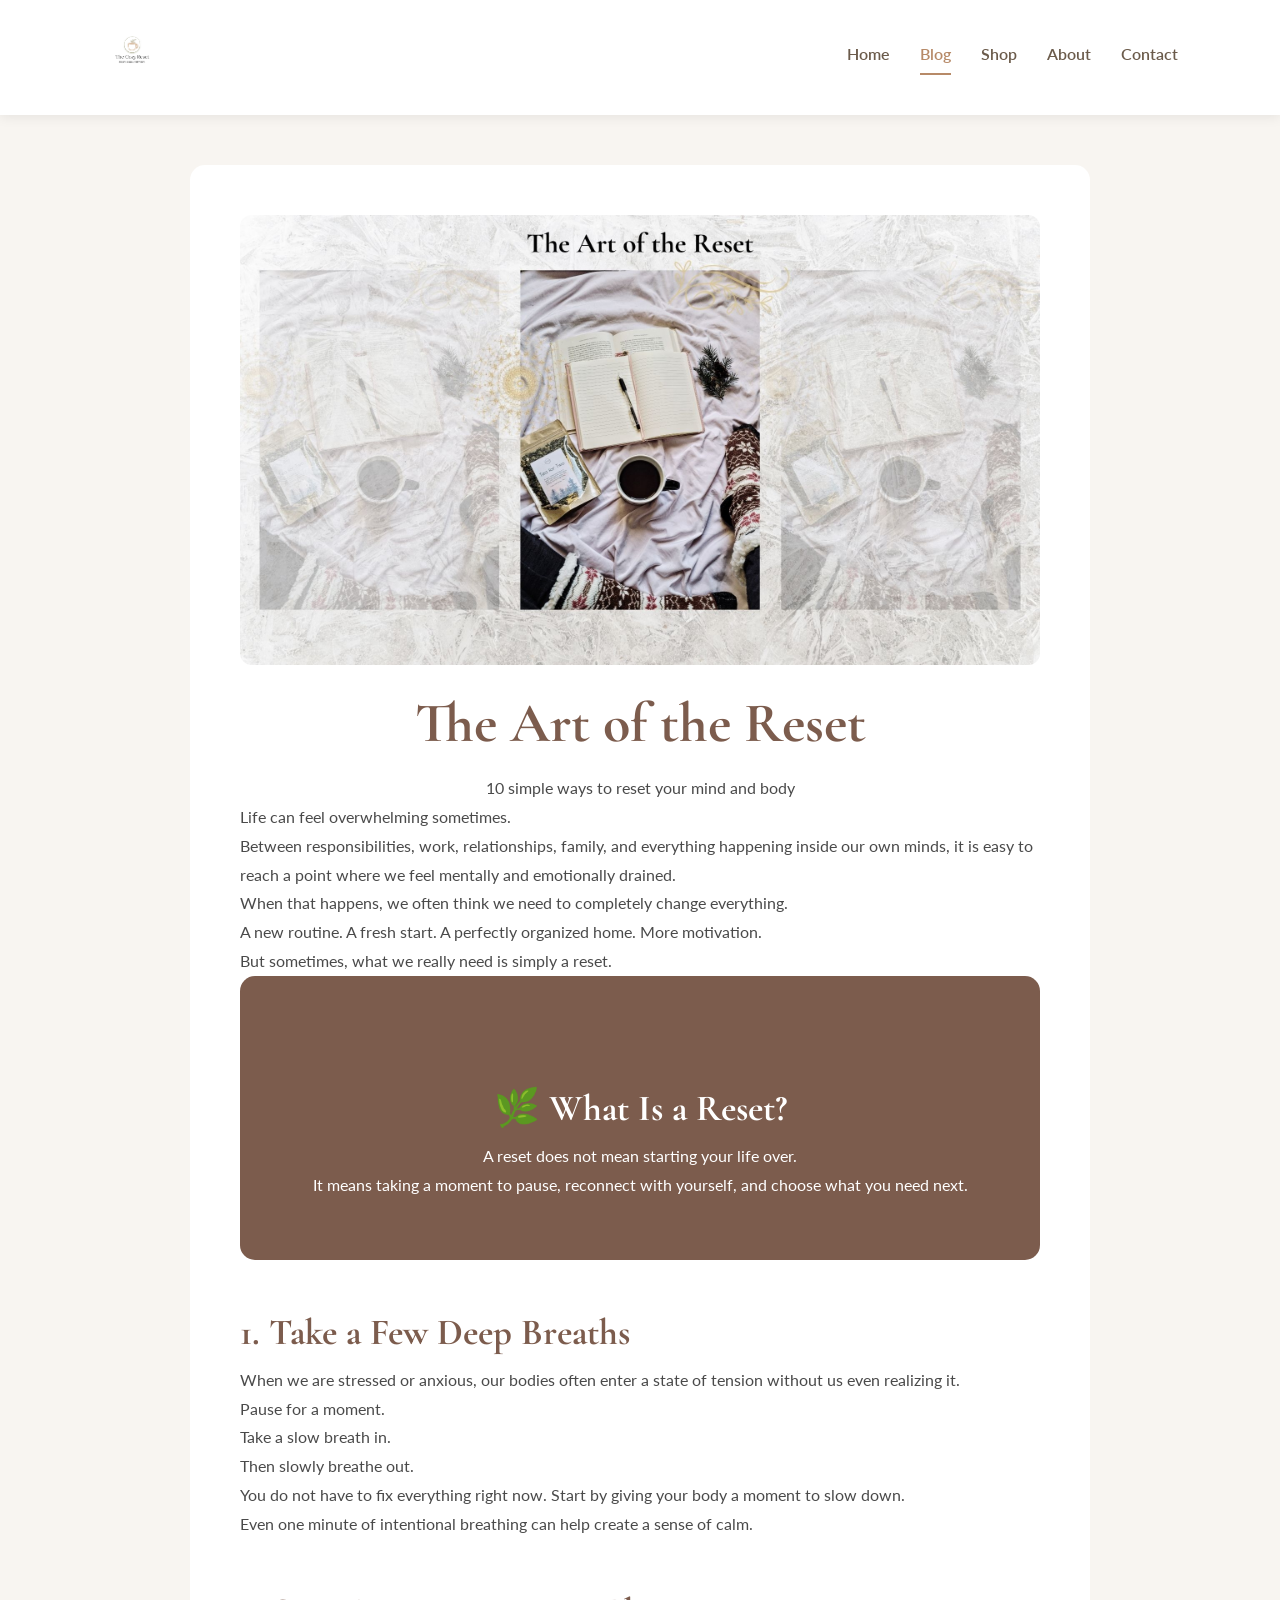
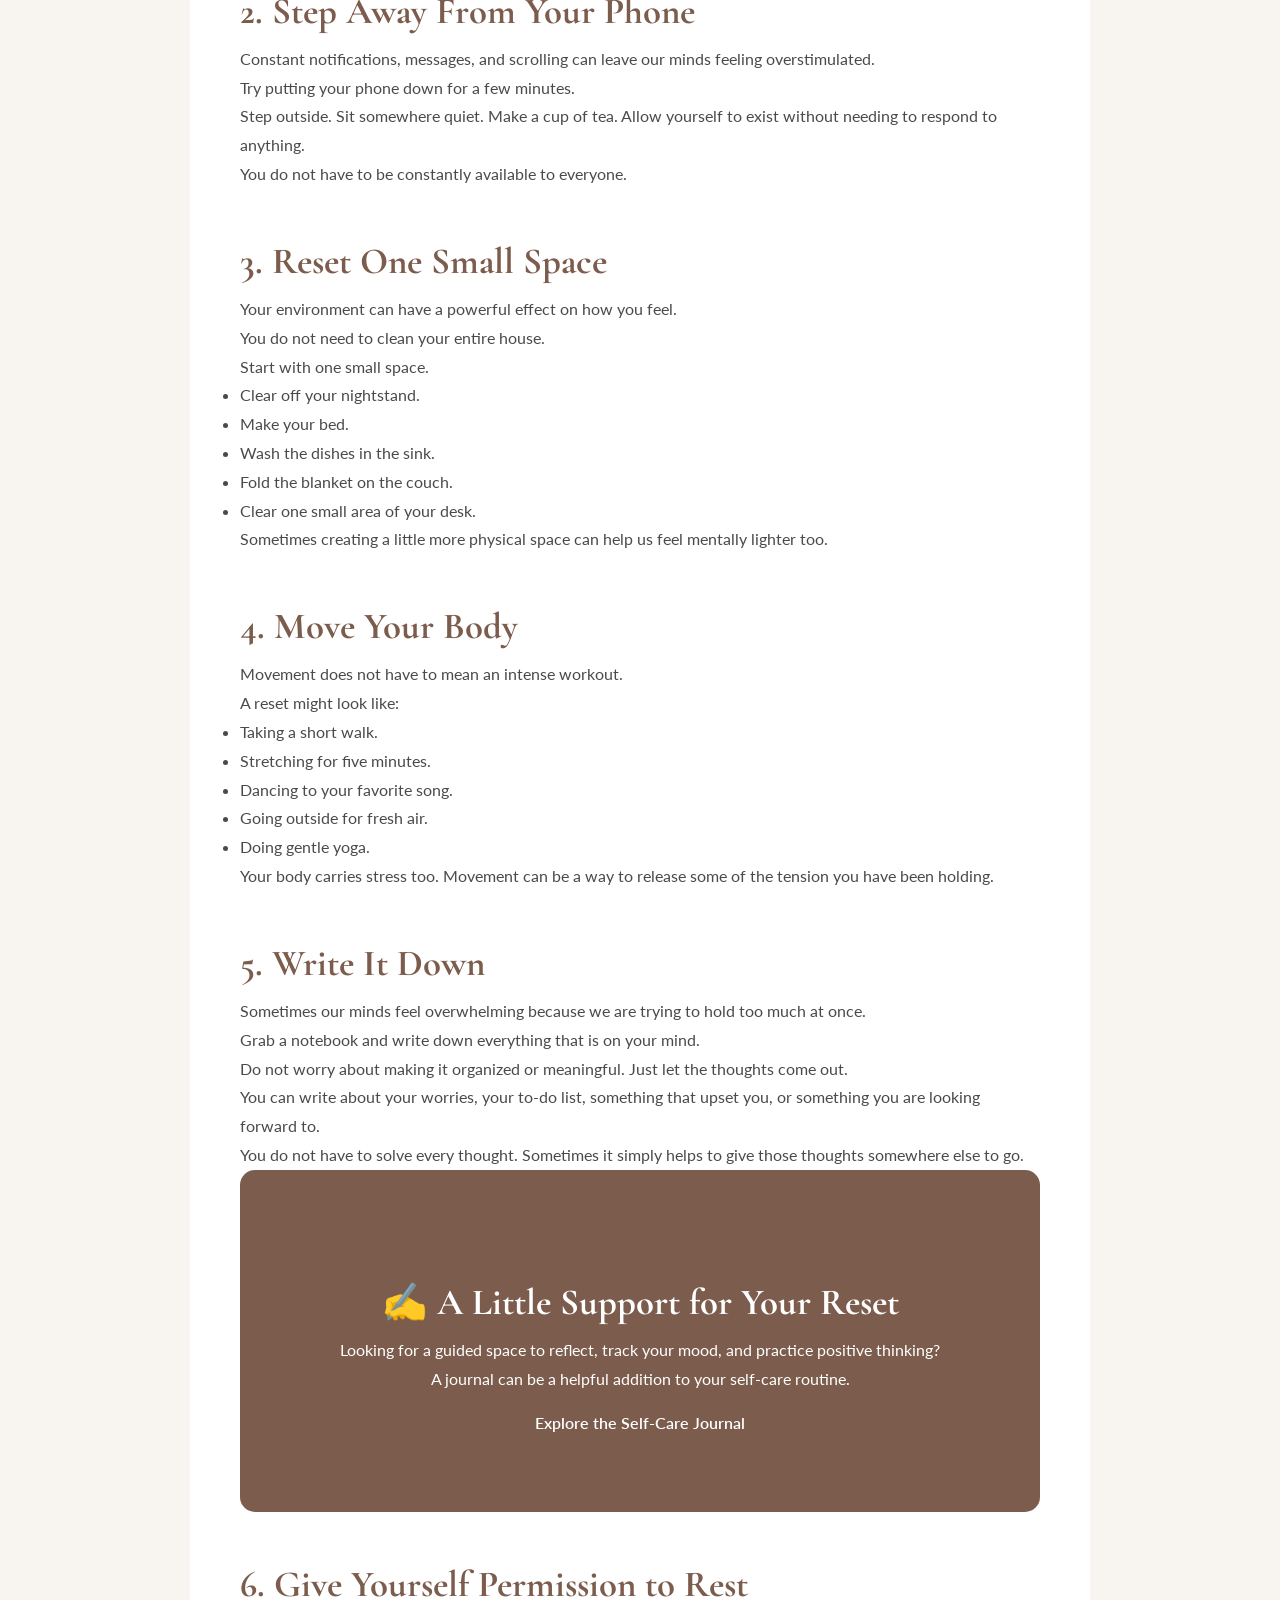
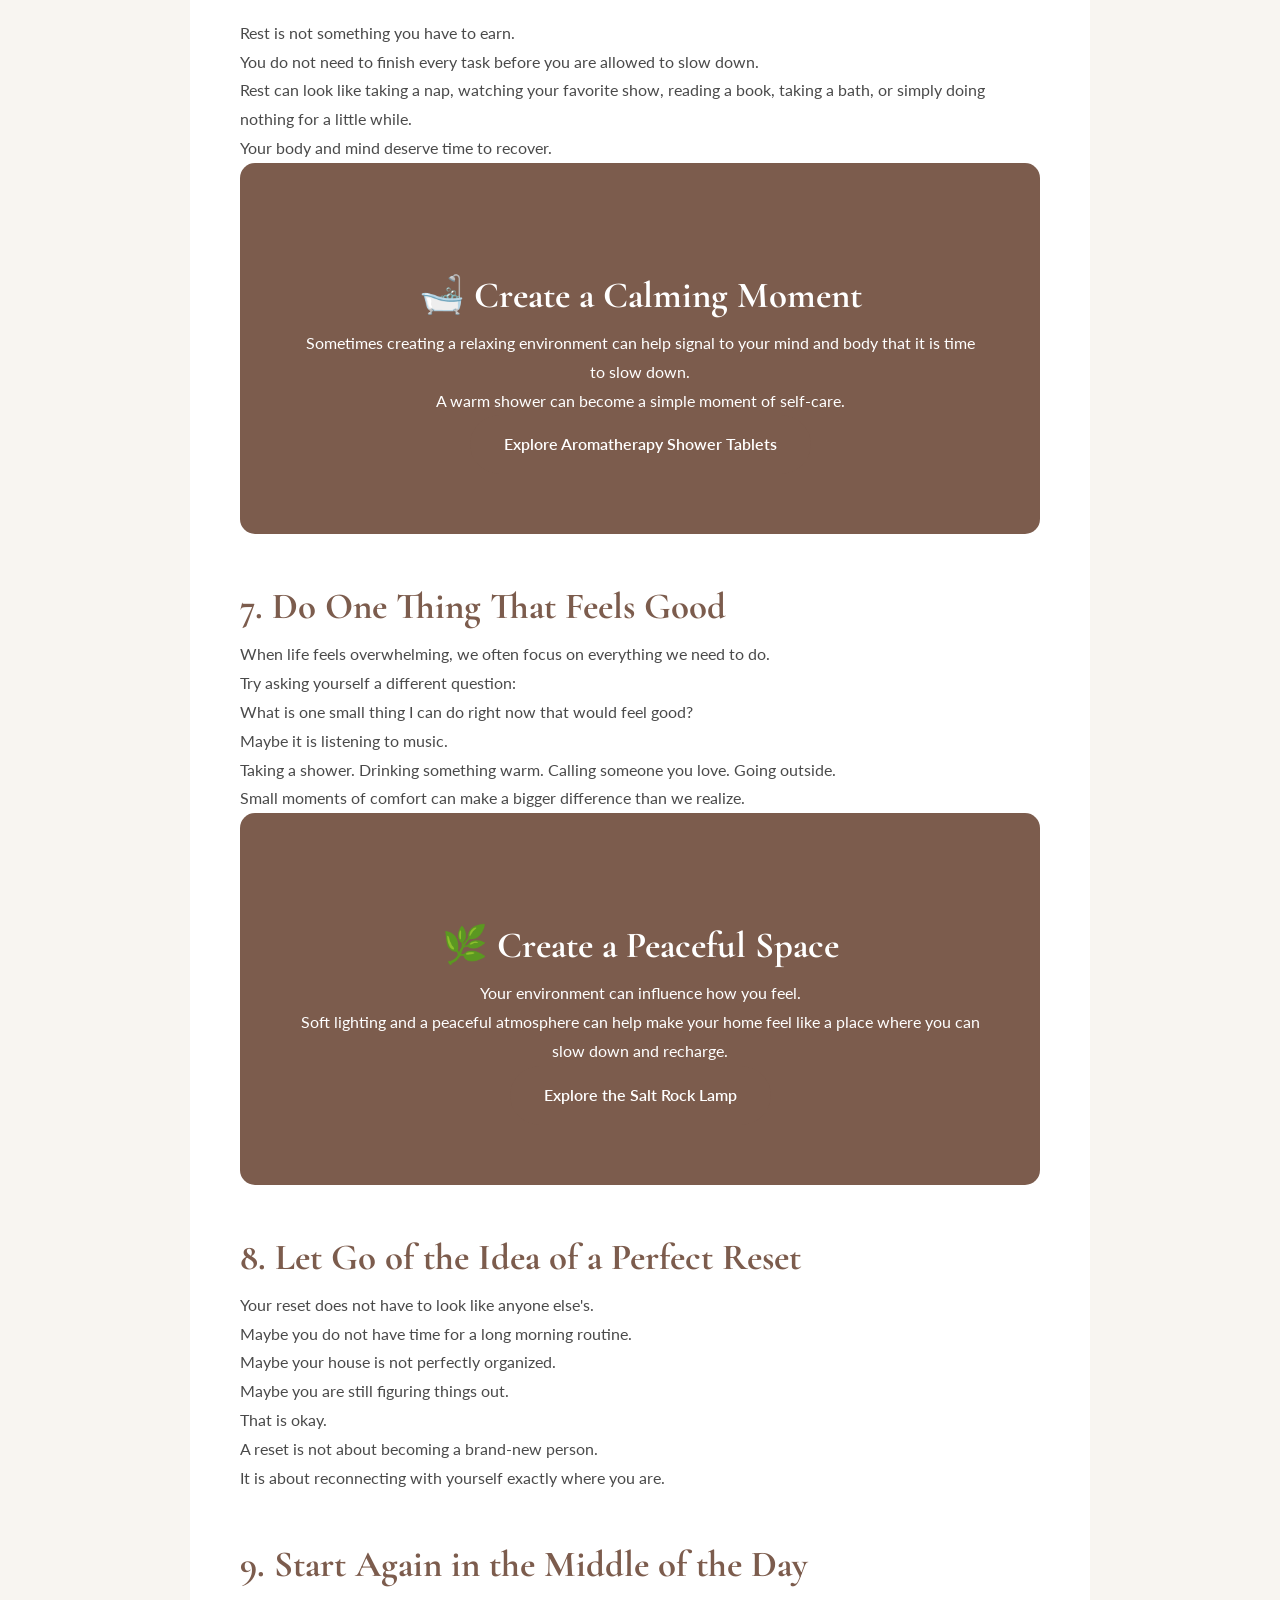
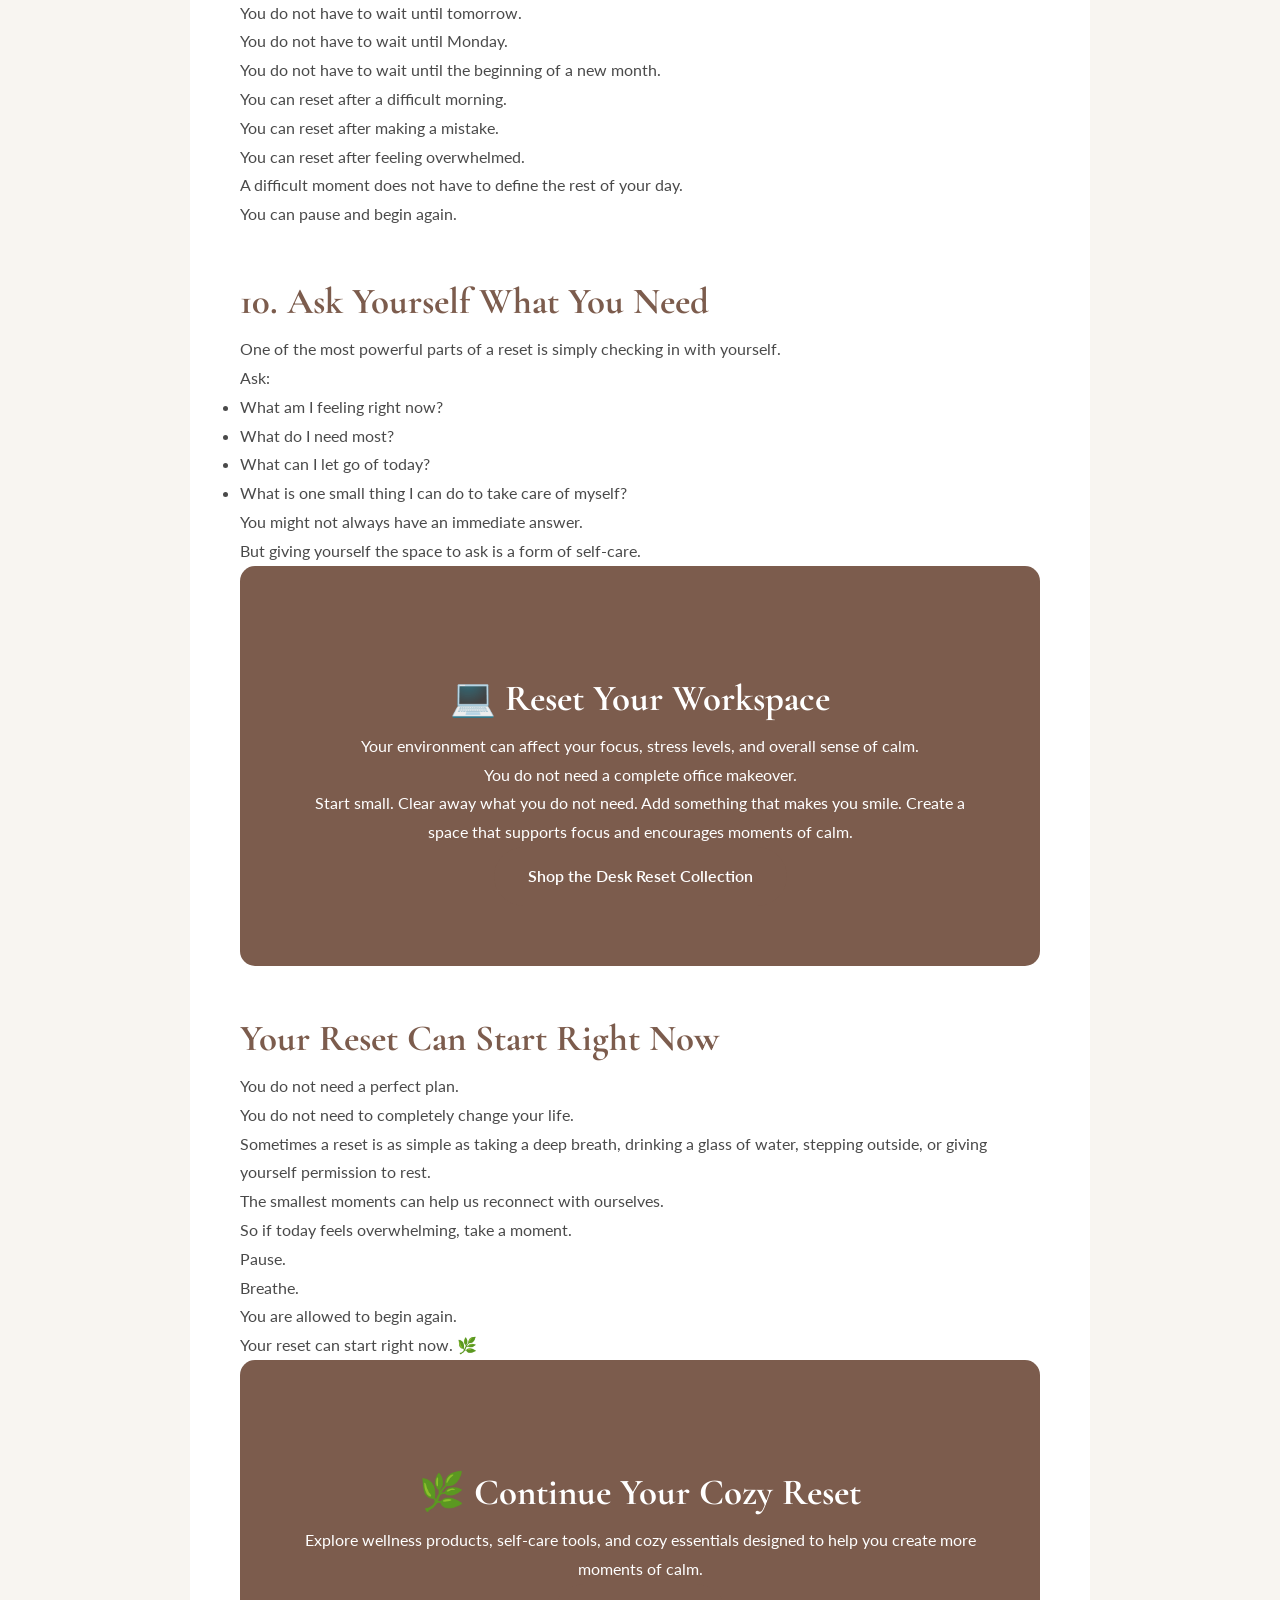
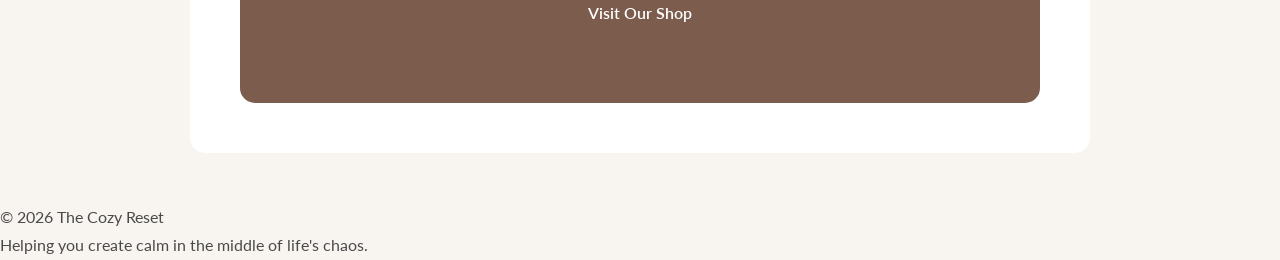
<file: blog/art-of-the-reset.html>
<!DOCTYPE html>

<html lang="en">

<head>

<meta charset="UTF-8">

<meta name="viewport" content="width=device-width, initial-scale=1.0">

<title>The Art of the Reset | The Cozy Reset</title>

<meta name="description" content="Discover 10 simple ways to reset your mind and body when life feels overwhelming and create small moments of calm in your everyday life.">

<link rel="icon" type="image/png" href="../favicon.png">

<link rel="stylesheet" href="../css/style.css">

<meta property="og:title" content="The Art of the Reset | The Cozy Reset">

<meta property="og:description" content="Discover 10 simple ways to reset your mind and body and create moments of calm when life feels overwhelming.">

<meta property="og:image" content="https://www.thecozyreset.co/images/art-of-the-reset.jpg">

<meta property="og:type" content="article">

<meta property="og:url" content="https://www.thecozyreset.co/blog/art-of-the-reset.html">

<meta name="twitter:title" content="The Art of the Reset | The Cozy Reset">

<meta name="twitter:description" content="Discover simple ways to reset your mind and body when life feels overwhelming.">

<meta name="twitter:image" content="https://www.thecozyreset.co/images/art-of-the-reset.jpg">

<!-- Google Analytics -->

<script async src="https://www.googletagmanager.com/gtag/js?id=G-NY8DP50VMQ"></script>

<script>

window.dataLayer = window.dataLayer || [];

function gtag(){

dataLayer.push(arguments);

}

gtag('js', new Date());

gtag('config', 'G-NY8DP50VMQ');

</script>

</head>

<body>

<header>

<a href="../index.html" class="logo">

<img src="../images/logo.png" alt="The Cozy Reset">

</a>

<nav>

<a href="../index.html">Home</a>

<a href="../blog.html" class="active">Blog</a>

<a href="../shop.html">Shop</a>

<a href="../about.html">About</a>

<a href="../contact.html">Contact</a>

</nav>

</header>

<article class="article">

<img src="../images/art-of-the-reset.jpg"
alt="The Art of the Reset">

<h1>
The Art of the Reset
</h1>

<p style="text-align:center;">
10 simple ways to reset your mind and body
</p>

<p>
Life can feel overwhelming sometimes.
</p>

<p>
Between responsibilities, work, relationships, family, and everything happening inside our own minds, it is easy to reach a point where we feel mentally and emotionally drained.
</p>

<p>
When that happens, we often think we need to completely change everything.
</p>

<p>
A new routine. A fresh start. A perfectly organized home. More motivation.
</p>

<p>
But sometimes, what we really need is simply a reset.
</p>

<div class="shop-box">

<h2>
🌿 What Is a Reset?
</h2>

<p>
A reset does not mean starting your life over.
</p>

<p>
It means taking a moment to pause, reconnect with yourself, and choose what you need next.
</p>

</div>

<h2>
1. Take a Few Deep Breaths
</h2>

<p>
When we are stressed or anxious, our bodies often enter a state of tension without us even realizing it.
</p>

<p>
Pause for a moment.
</p>

<p>
Take a slow breath in.
</p>

<p>
Then slowly breathe out.
</p>

<p>
You do not have to fix everything right now. Start by giving your body a moment to slow down.
</p>

<p>
Even one minute of intentional breathing can help create a sense of calm.
</p>

<h2>
2. Step Away From Your Phone
</h2>

<p>
Constant notifications, messages, and scrolling can leave our minds feeling overstimulated.
</p>

<p>
Try putting your phone down for a few minutes.
</p>

<p>
Step outside. Sit somewhere quiet. Make a cup of tea. Allow yourself to exist without needing to respond to anything.
</p>

<p>
You do not have to be constantly available to everyone.
</p>

<h2>
3. Reset One Small Space
</h2>

<p>
Your environment can have a powerful effect on how you feel.
</p>

<p>
You do not need to clean your entire house.
</p>

<p>
Start with one small space.
</p>

<ul>

<li>Clear off your nightstand.</li>

<li>Make your bed.</li>

<li>Wash the dishes in the sink.</li>

<li>Fold the blanket on the couch.</li>

<li>Clear one small area of your desk.</li>

</ul>

<p>
Sometimes creating a little more physical space can help us feel mentally lighter too.
</p>

<h2>
4. Move Your Body
</h2>

<p>
Movement does not have to mean an intense workout.
</p>

<p>
A reset might look like:
</p>

<ul>

<li>Taking a short walk.</li>

<li>Stretching for five minutes.</li>

<li>Dancing to your favorite song.</li>

<li>Going outside for fresh air.</li>

<li>Doing gentle yoga.</li>

</ul>

<p>
Your body carries stress too. Movement can be a way to release some of the tension you have been holding.
</p>

<h2>
5. Write It Down
</h2>

<p>
Sometimes our minds feel overwhelming because we are trying to hold too much at once.
</p>

<p>
Grab a notebook and write down everything that is on your mind.
</p>

<p>
Do not worry about making it organized or meaningful. Just let the thoughts come out.
</p>

<p>
You can write about your worries, your to-do list, something that upset you, or something you are looking forward to.
</p>

<p>
You do not have to solve every thought. Sometimes it simply helps to give those thoughts somewhere else to go.
</p>

<div class="shop-box">

<h2>
✍️ A Little Support for Your Reset
</h2>

<p>
Looking for a guided space to reflect, track your mood, and practice positive thinking?
</p>

<p>
A journal can be a helpful addition to your self-care routine.
</p>

<a class="btn"
href="https://shop.thecozyreset.co/product/self-care-journal-to-practice-positive-thinking-adhd-planner-with-mood-tracker-mental-health-journal">

Explore the Self-Care Journal

</a>

</div>

<h2>
6. Give Yourself Permission to Rest
</h2>

<p>
Rest is not something you have to earn.
</p>

<p>
You do not need to finish every task before you are allowed to slow down.
</p>

<p>
Rest can look like taking a nap, watching your favorite show, reading a book, taking a bath, or simply doing nothing for a little while.
</p>

<p>
Your body and mind deserve time to recover.
</p>

<div class="shop-box">

<h2>
🛁 Create a Calming Moment
</h2>

<p>
Sometimes creating a relaxing environment can help signal to your mind and body that it is time to slow down.
</p>

<p>
A warm shower can become a simple moment of self-care.
</p>

<a class="btn"
href="https://shop.thecozyreset.co/product/oceaura-aromatherapy-shower-tablets-relaxing-mind-stress-relief-products-lavender-orange-shower-stea">

Explore Aromatherapy Shower Tablets

</a>

</div>

<h2>
7. Do One Thing That Feels Good
</h2>

<p>
When life feels overwhelming, we often focus on everything we need to do.
</p>

<p>
Try asking yourself a different question:
</p>

<blockquote>

What is one small thing I can do right now that would feel good?

</blockquote>

<p>
Maybe it is listening to music.
</p>

<p>
Taking a shower. Drinking something warm. Calling someone you love. Going outside.
</p>

<p>
Small moments of comfort can make a bigger difference than we realize.
</p>

<div class="shop-box">

<h2>
🌿 Create a Peaceful Space
</h2>

<p>
Your environment can influence how you feel.
</p>

<p>
Soft lighting and a peaceful atmosphere can help make your home feel like a place where you can slow down and recharge.
</p>

<a class="btn"
href="https://shop.thecozyreset.co/product/salt-rock-lamp-led-handmade-crystal-night-light-small-table-lamp-suitable-for-yoga-room-meditation-b">

Explore the Salt Rock Lamp

</a>

</div>

<h2>
8. Let Go of the Idea of a Perfect Reset
</h2>

<p>
Your reset does not have to look like anyone else's.
</p>

<p>
Maybe you do not have time for a long morning routine.
</p>

<p>
Maybe your house is not perfectly organized.
</p>

<p>
Maybe you are still figuring things out.
</p>

<p>
That is okay.
</p>

<p>
A reset is not about becoming a brand-new person.
</p>

<p>
It is about reconnecting with yourself exactly where you are.
</p>

<h2>
9. Start Again in the Middle of the Day
</h2>

<p>
You do not have to wait until tomorrow.
</p>

<p>
You do not have to wait until Monday.
</p>

<p>
You do not have to wait until the beginning of a new month.
</p>

<p>
You can reset after a difficult morning.
</p>

<p>
You can reset after making a mistake.
</p>

<p>
You can reset after feeling overwhelmed.
</p>

<p>
A difficult moment does not have to define the rest of your day.
</p>

<blockquote>

You can pause and begin again.

</blockquote>

<h2>
10. Ask Yourself What You Need
</h2>

<p>
One of the most powerful parts of a reset is simply checking in with yourself.
</p>

<p>
Ask:
</p>

<ul>

<li>What am I feeling right now?</li>

<li>What do I need most?</li>

<li>What can I let go of today?</li>

<li>What is one small thing I can do to take care of myself?</li>

</ul>

<p>
You might not always have an immediate answer.
</p>

<p>
But giving yourself the space to ask is a form of self-care.
</p>

<div class="shop-box">

<h2>
💻 Reset Your Workspace
</h2>

<p>
Your environment can affect your focus, stress levels, and overall sense of calm.
</p>

<p>
You do not need a complete office makeover.
</p>

<p>
Start small. Clear away what you do not need. Add something that makes you smile. Create a space that supports focus and encourages moments of calm.
</p>

<a class="btn"
href="https://shop.thecozyreset.co/category/desk-reset-collection">

Shop the Desk Reset Collection

</a>

</div>

<h2>
Your Reset Can Start Right Now
</h2>

<p>
You do not need a perfect plan.
</p>

<p>
You do not need to completely change your life.
</p>

<p>
Sometimes a reset is as simple as taking a deep breath, drinking a glass of water, stepping outside, or giving yourself permission to rest.
</p>

<p>
The smallest moments can help us reconnect with ourselves.
</p>

<p>
So if today feels overwhelming, take a moment.
</p>

<p>
Pause.
</p>

<p>
Breathe.
</p>

<blockquote>

You are allowed to begin again.

</blockquote>

<p>
Your reset can start right now. 🌿
</p>

<div class="shop-box">

<h2>
🌿 Continue Your Cozy Reset
</h2>

<p>
Explore wellness products, self-care tools, and cozy essentials designed to help you create more moments of calm.
</p>

<a class="btn" href="../shop.html">

Visit Our Shop

</a>

</div>

</article>

<footer>

<p>
© 2026 The Cozy Reset
</p>

<p>
Helping you create calm in the middle of life's chaos.
</p>

</footer>

<script src="../js/script.js"></script>

</body>

</html>
</file>
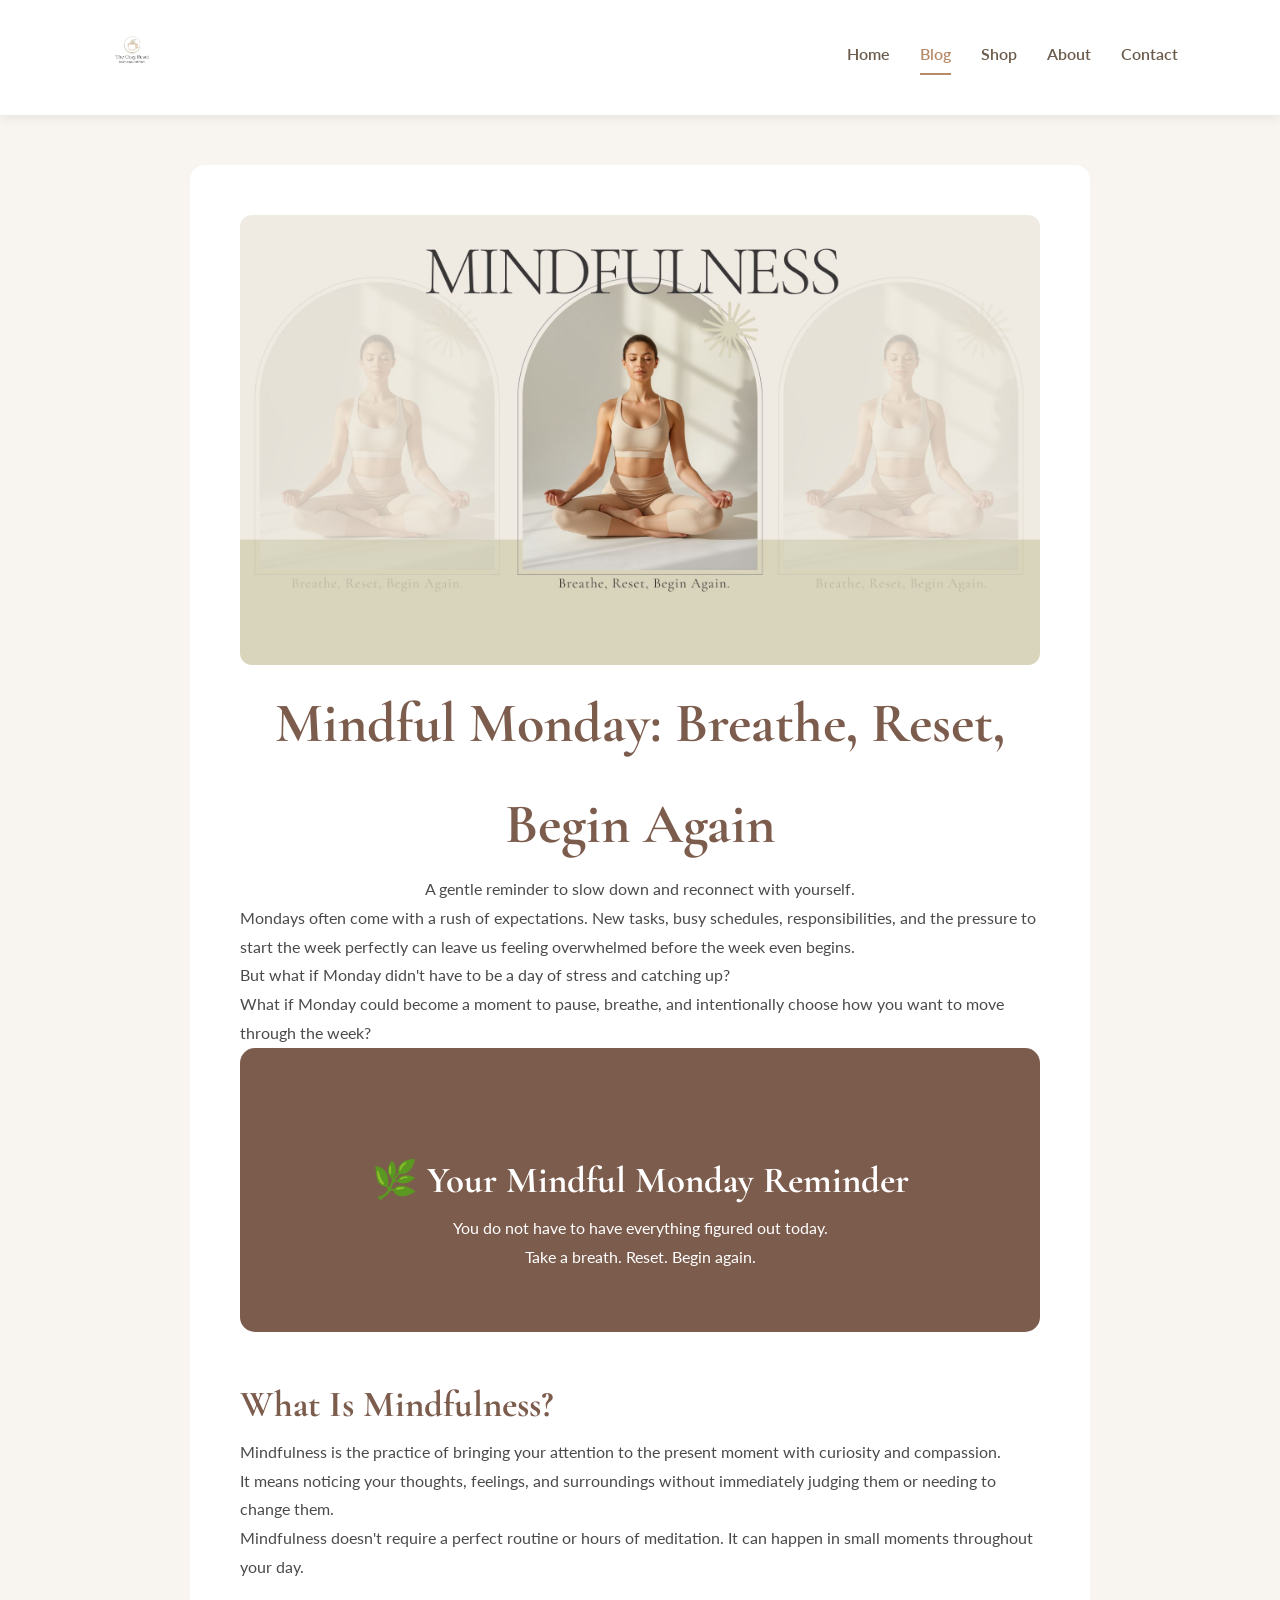
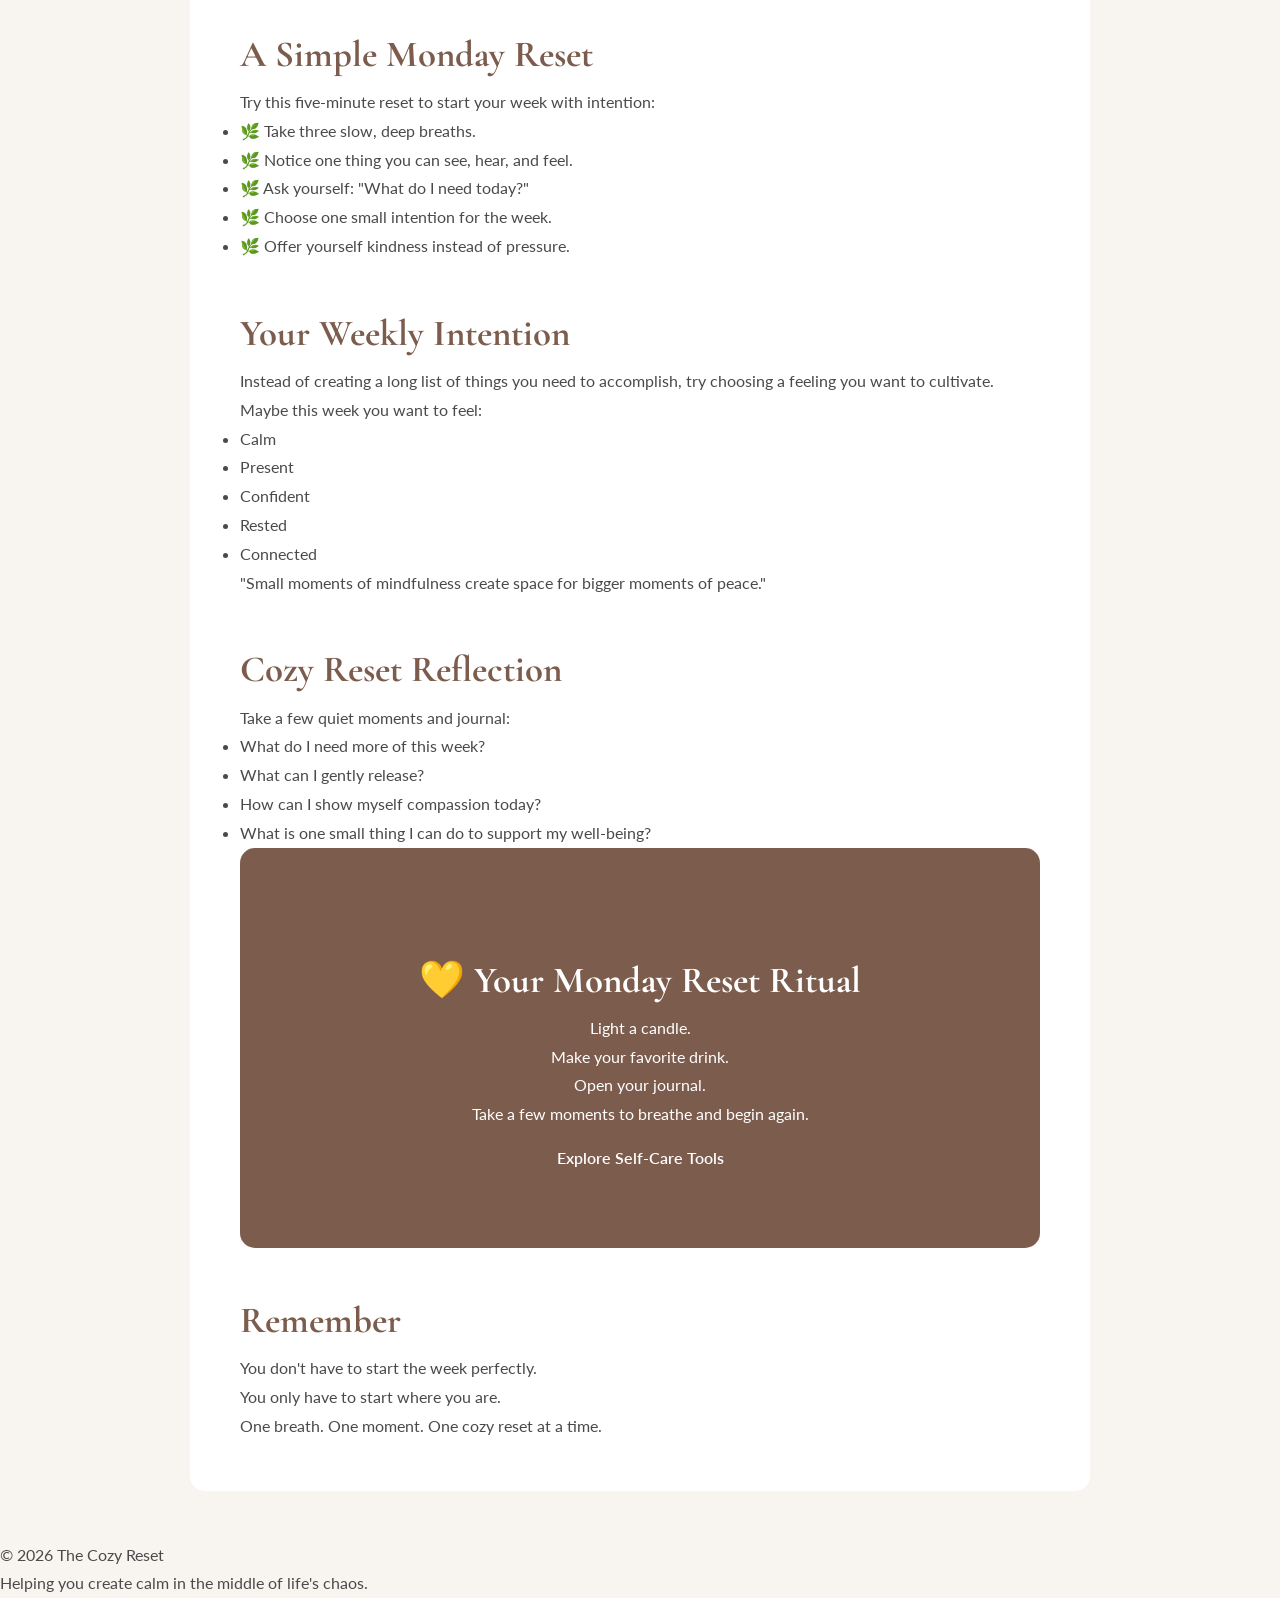
<file: blog/mindful-monday.html>
<!DOCTYPE html>
<html lang="en">

<head>

<meta charset="UTF-8">

<meta name="viewport" content="width=device-width, initial-scale=1.0">

<title>Mindful Monday | The Cozy Reset</title>
  <meta name="description" content="Start your week with Mindful Monday, a gentle reminder to pause, breathe, reconnect, and create intentional moments of calm.">
<link rel="icon" type="image/png" href="../favicon.png">
<link rel="stylesheet" href="../css/style.css">
<!-- OPEN GRAPH / SOCIAL SHARING -->

<meta property="og:title" content="Mindful Monday | The Cozy Reset">

<meta property="og:description" content="A gentle reminder to pause, breathe, reset, and begin again with intention.">

<meta property="og:image" content="https://www.thecozyreset.co/images/mindful-monday.jpg">

<meta property="og:type" content="article">

<meta property="og:url" content="https://www.thecozyreset.co/blog/mindful-monday.html">

<meta property="og:site_name" content="The Cozy Reset">


<!-- SOCIAL CARD -->

<meta name="twitter:card" content="summary_large_image">

<meta name="twitter:title" content="Mindful Monday | The Cozy Reset">

<meta name="twitter:description" content="A gentle reminder to pause, breathe, reset, and begin again with intention.">

<meta name="twitter:image" content="https://www.thecozyreset.co/images/mindful-monday.jpg">

  <!-- Google Analytics -->
<script async src="https://www.googletagmanager.com/gtag/js?id=G-NY8DP50VMQ"></script>

<script>
  window.dataLayer = window.dataLayer || [];

  function gtag(){
    dataLayer.push(arguments);
  }

  gtag('js', new Date());

  gtag('config', 'G-NY8DP50VMQ');
</script>
</head>


<body>


<header>

<a href="../index.html" class="logo">

<img src="../images/logo.png" alt="The Cozy Reset">

</a>


<nav>

<a href="../index.html">Home</a>

<a href="../blog.html" class="active">Blog</a>

<a href="../shop.html">Shop</a>

<a href="../about.html">About</a>

<a href="../contact.html">Contact</a>

</nav>

</header>





<article class="article">


<img src="../images/mindful-monday.jpg"
alt="Mindful Monday - Breathe Reset Begin Again">



<h1>
Mindful Monday: Breathe, Reset, Begin Again
</h1>


<p style="text-align:center;">
A gentle reminder to slow down and reconnect with yourself.
</p>




<p>
Mondays often come with a rush of expectations. New tasks, busy schedules, responsibilities, and the pressure to start the week perfectly can leave us feeling overwhelmed before the week even begins.
</p>


<p>
But what if Monday didn't have to be a day of stress and catching up?
</p>


<p>
What if Monday could become a moment to pause, breathe, and intentionally choose how you want to move through the week?
</p>





<div class="shop-box">

<h2>
🌿 Your Mindful Monday Reminder
</h2>

<p>
You do not have to have everything figured out today.
</p>

<p>
Take a breath. Reset. Begin again.
</p>

</div>






<h2>
What Is Mindfulness?
</h2>


<p>
Mindfulness is the practice of bringing your attention to the present moment with curiosity and compassion.
</p>


<p>
It means noticing your thoughts, feelings, and surroundings without immediately judging them or needing to change them.
</p>


<p>
Mindfulness doesn't require a perfect routine or hours of meditation. It can happen in small moments throughout your day.
</p>





<h2>
A Simple Monday Reset
</h2>


<p>
Try this five-minute reset to start your week with intention:
</p>


<ul>

<li>
🌿 Take three slow, deep breaths.
</li>

<li>
🌿 Notice one thing you can see, hear, and feel.
</li>

<li>
🌿 Ask yourself: "What do I need today?"
</li>

<li>
🌿 Choose one small intention for the week.
</li>

<li>
🌿 Offer yourself kindness instead of pressure.
</li>

</ul>






<h2>
Your Weekly Intention
</h2>


<p>
Instead of creating a long list of things you need to accomplish, try choosing a feeling you want to cultivate.
</p>


<p>
Maybe this week you want to feel:
</p>


<ul>

<li>
Calm
</li>

<li>
Present
</li>

<li>
Confident
</li>

<li>
Rested
</li>

<li>
Connected
</li>

</ul>





<blockquote>

"Small moments of mindfulness create space for bigger moments of peace."

</blockquote>






<h2>
Cozy Reset Reflection
</h2>


<p>
Take a few quiet moments and journal:
</p>


<ul>

<li>
What do I need more of this week?
</li>

<li>
What can I gently release?
</li>

<li>
How can I show myself compassion today?
</li>

<li>
What is one small thing I can do to support my well-being?
</li>

</ul>






<div class="shop-box">

<h2>
💛 Your Monday Reset Ritual
</h2>


<p>
Light a candle.
</p>

<p>
Make your favorite drink.
</p>

<p>
Open your journal.
</p>

<p>
Take a few moments to breathe and begin again.
</p>


<a class="btn" href="https://shop.thecozyreset.co">
Explore Self-Care Tools
</a>


</div>







<h2>
Remember
</h2>


<p>
You don't have to start the week perfectly.
</p>


<p>
You only have to start where you are.
</p>


<p>
One breath. One moment. One cozy reset at a time.
</p>






</article>





<footer>

<p>
© 2026 The Cozy Reset
</p>

<p>
Helping you create calm in the middle of life's chaos.
</p>

</footer>

<script src="../js/script.js"></script>

</body>

</html>
</file>
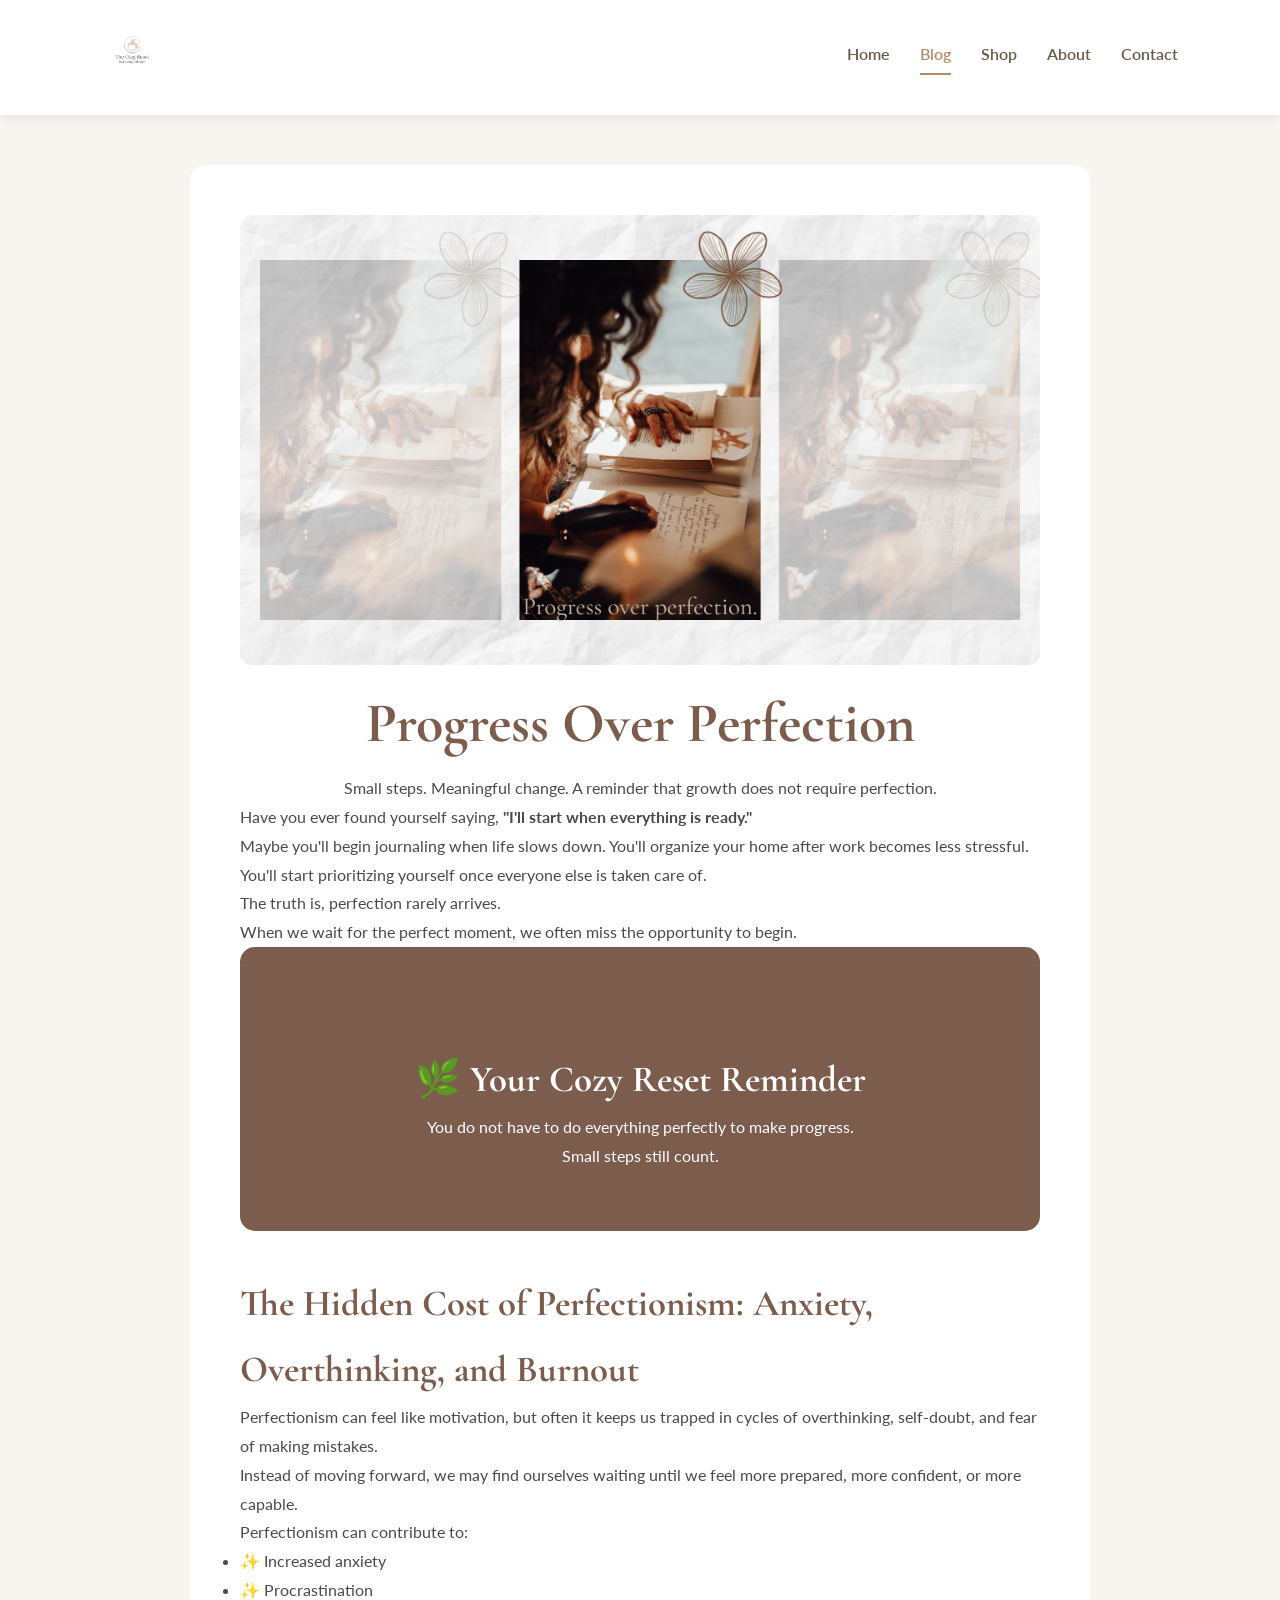
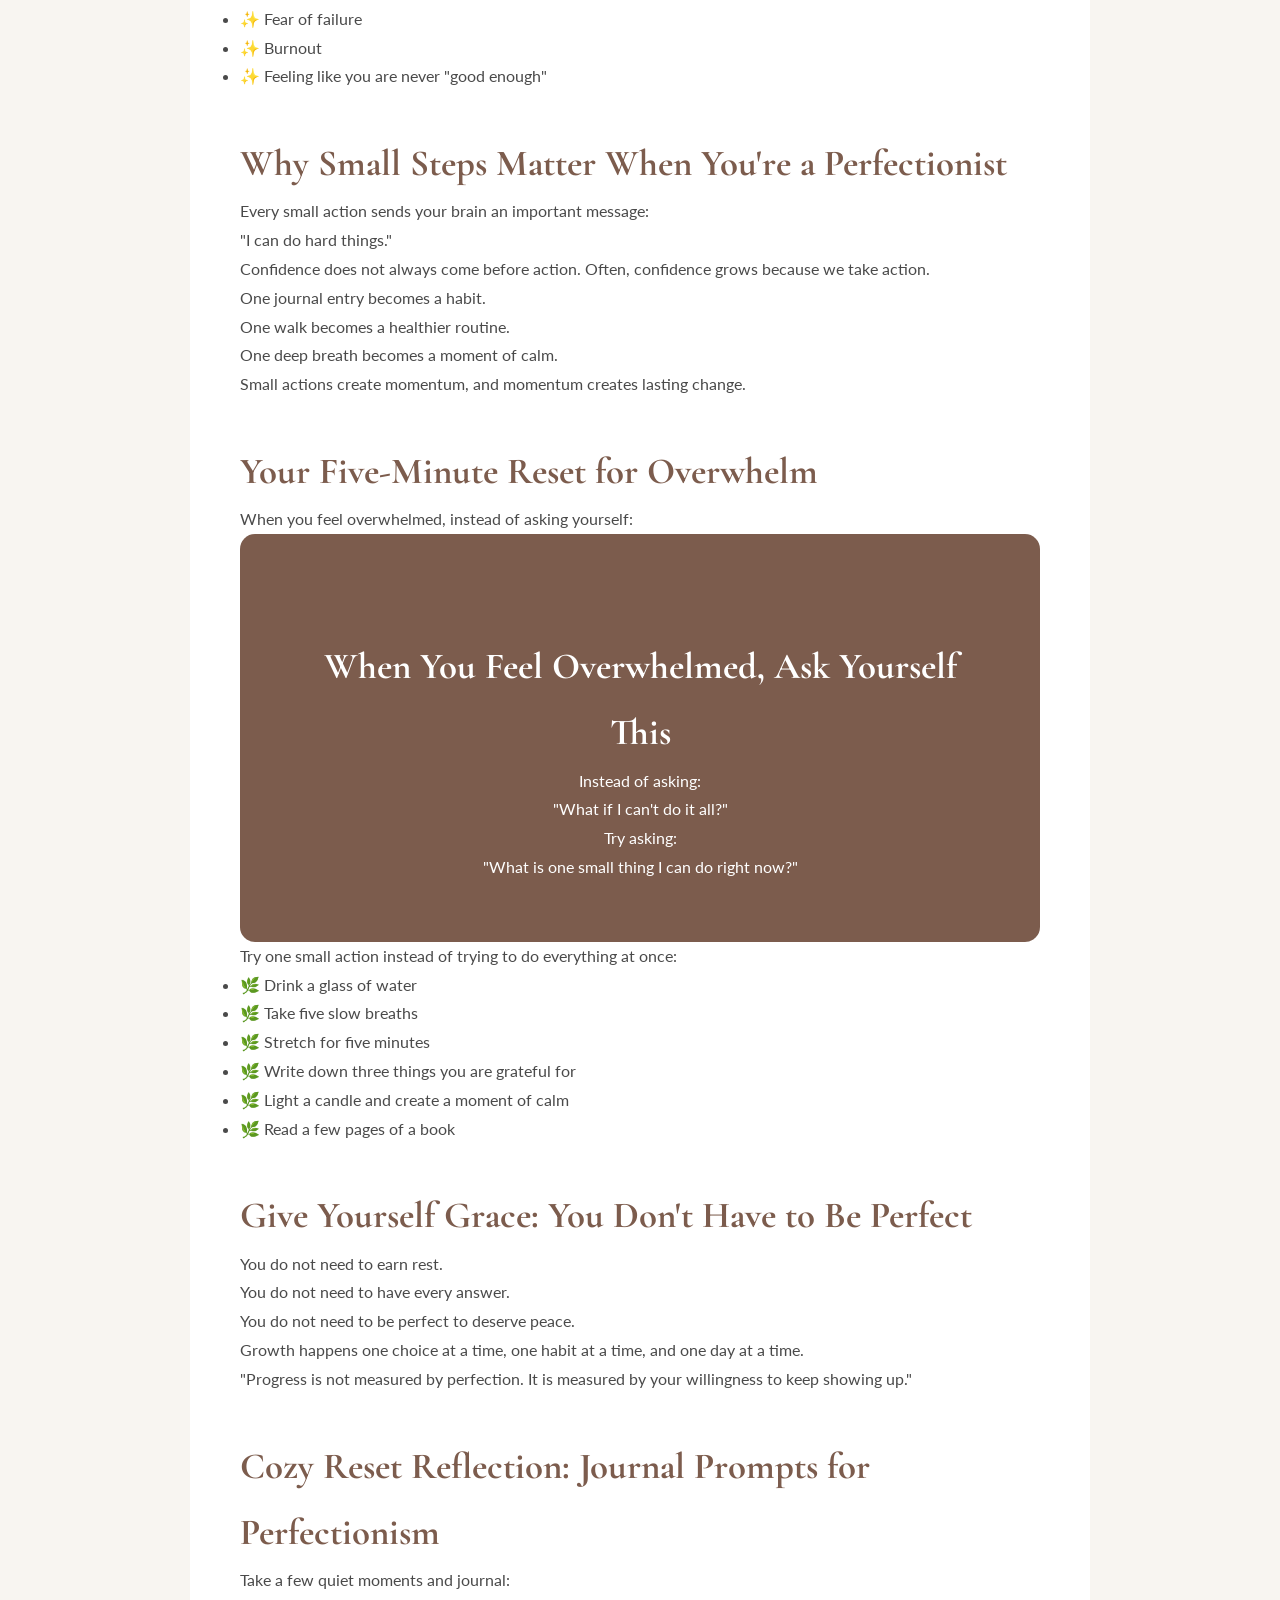
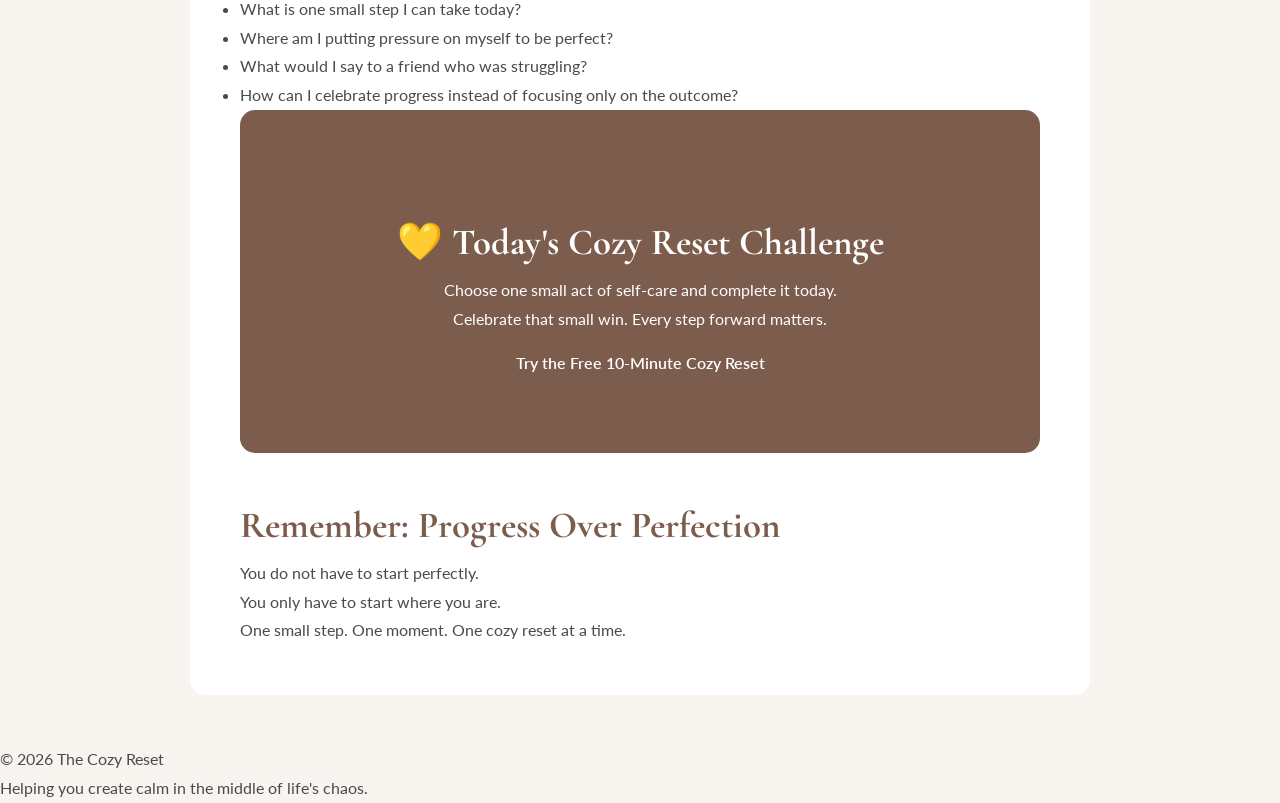
<file: blog/progress-over-perfection.html>
<!DOCTYPE html>
<html lang="en">

<head>

<meta charset="UTF-8">

<meta name="viewport" content="width=device-width, initial-scale=1.0">

<title>Progress Over Perfection: How to Stop Being So Hard on Yourself | The Cozy Reset</title>

<meta name="description" content="Struggling with perfectionism? Learn how small steps, self-compassion, and progress over perfection can reduce overwhelm and help you move forward without being so hard on yourself.">

<link rel="canonical" href="https://www.thecozyreset.co/blog/progress-over-perfection.html">

<link rel="icon" type="image/png" href="../favicon.png">

<link rel="stylesheet" href="../css/style.css">

<!-- OPEN GRAPH / SOCIAL SHARING -->

<meta property="og:title" content="Progress Over Perfection: How to Stop Being So Hard on Yourself | The Cozy Reset">

<meta property="og:description" content="Struggling with perfectionism? Discover how small steps and self-compassion can help you move forward without needing everything to be perfect.">

<meta property="og:image" content="https://www.thecozyreset.co/images/progress-over-perfection.jpg">

<meta property="og:type" content="article">

<meta property="og:url" content="https://www.thecozyreset.co/blog/progress-over-perfection.html">

<meta property="og:site_name" content="The Cozy Reset">

<!-- TWITTER / SOCIAL CARD -->

<meta name="twitter:card" content="summary_large_image">

<meta name="twitter:title" content="Progress Over Perfection: How to Stop Being So Hard on Yourself | The Cozy Reset">

<meta name="twitter:description" content="Learn how small steps and self-compassion can help you move forward without getting stuck in perfectionism.">

<meta name="twitter:image" content="https://www.thecozyreset.co/images/progress-over-perfection.jpg">

<!-- GOOGLE ANALYTICS -->

<script async src="https://www.googletagmanager.com/gtag/js?id=G-NY8DP50VMQ"></script>

<script>
  window.dataLayer = window.dataLayer || [];

  function gtag(){
    dataLayer.push(arguments);
  }

  gtag('js', new Date());

  gtag('config', 'G-NY8DP50VMQ');
</script>

<!-- STRUCTURED DATA -->

<script type="application/ld+json">
{
  "@context": "https://schema.org",
  "@type": "Article",
  "headline": "Progress Over Perfection: How to Stop Being So Hard on Yourself",
  "description": "Learn how small steps, self-compassion, and progress over perfection can reduce overwhelm and help you move forward without being so hard on yourself.",
  "image": "https://www.thecozyreset.co/images/progress-over-perfection.jpg",
  "publisher": {
    "@type": "Organization",
    "name": "The Cozy Reset",
    "url": "https://www.thecozyreset.co/"
  },
  "mainEntityOfPage": {
    "@type": "WebPage",
    "@id": "https://www.thecozyreset.co/blog/progress-over-perfection.html"
  }
}
</script>

</head>


<body>


<header>

<a href="../index.html" class="logo">

<img src="../images/logo.png" alt="The Cozy Reset">

</a>


<nav>

<a href="../index.html">Home</a>

<a href="../blog.html" class="active">Blog</a>

<a href="../shop.html">Shop</a>

<a href="../about.html">About</a>

<a href="../contact.html">Contact</a>

</nav>

</header>





<article class="article">


<img src="../images/progress-over-perfection.jpg"
alt="Progress Over Perfection - Small Steps Create Meaningful Change">



<h1>
Progress Over Perfection
</h1>


<p style="text-align:center;">
Small steps. Meaningful change. A reminder that growth does not require perfection.
</p>





<p>
Have you ever found yourself saying, <strong>"I'll start when everything is ready."</strong>
</p>


<p>
Maybe you'll begin journaling when life slows down. You'll organize your home after work becomes less stressful. You'll start prioritizing yourself once everyone else is taken care of.
</p>


<p>
The truth is, perfection rarely arrives.
</p>


<p>
When we wait for the perfect moment, we often miss the opportunity to begin.
</p>





<div class="shop-box">

<h2>
🌿 Your Cozy Reset Reminder
</h2>

<p>
You do not have to do everything perfectly to make progress.
</p>

<p>
Small steps still count.
</p>

</div>






<h2>
The Hidden Cost of Perfectionism: Anxiety, Overthinking, and Burnout
</h2>


<p>
Perfectionism can feel like motivation, but often it keeps us trapped in cycles of overthinking, self-doubt, and fear of making mistakes.
</p>


<p>
Instead of moving forward, we may find ourselves waiting until we feel more prepared, more confident, or more capable.
</p>


<p>
Perfectionism can contribute to:
</p>


<ul>

<li>
✨ Increased anxiety
</li>

<li>
✨ Procrastination
</li>

<li>
✨ Fear of failure
</li>

<li>
✨ Burnout
</li>

<li>
✨ Feeling like you are never "good enough"
</li>

</ul>






<h2>
Why Small Steps Matter When You're a Perfectionist
</h2>


<p>
Every small action sends your brain an important message:
</p>



<blockquote>

"I can do hard things."

</blockquote>



<p>
Confidence does not always come before action. Often, confidence grows because we take action.
</p>


<p>
One journal entry becomes a habit.
</p>

<p>
One walk becomes a healthier routine.
</p>

<p>
One deep breath becomes a moment of calm.
</p>


<p>
Small actions create momentum, and momentum creates lasting change.
</p>







<h2>
Your Five-Minute Reset for Overwhelm
</h2>


<p>
When you feel overwhelmed, instead of asking yourself:
</p>


<div class="shop-box">

<h2>
When You Feel Overwhelmed, Ask Yourself This
</h2>

<p>
Instead of asking:
</p>

<blockquote>
"What if I can't do it all?"
</blockquote>

<p>
Try asking:
</p>

<blockquote>
"What is one small thing I can do right now?"
</blockquote>

</div>

<p>
Try one small action instead of trying to do everything at once:
</p>

<ul>

<li>
🌿 Drink a glass of water
</li>

<li>
🌿 Take five slow breaths
</li>

<li>
🌿 Stretch for five minutes
</li>

<li>
🌿 Write down three things you are grateful for
</li>

<li>
🌿 Light a candle and create a moment of calm
</li>

<li>
🌿 Read a few pages of a book
</li>

</ul>







<h2>
Give Yourself Grace: You Don't Have to Be Perfect
</h2>


<p>
You do not need to earn rest.
</p>


<p>
You do not need to have every answer.
</p>


<p>
You do not need to be perfect to deserve peace.
</p>


<p>
Growth happens one choice at a time, one habit at a time, and one day at a time.
</p>







<blockquote>

"Progress is not measured by perfection. It is measured by your willingness to keep showing up."

</blockquote>







<h2>
Cozy Reset Reflection: Journal Prompts for Perfectionism
</h2>

<p>
Take a few quiet moments and journal:
</p>


<ul>

<li>
What is one small step I can take today?
</li>

<li>
Where am I putting pressure on myself to be perfect?
</li>

<li>
What would I say to a friend who was struggling?
</li>

<li>
How can I celebrate progress instead of focusing only on the outcome?
</li>

</ul>








<div class="shop-box">

<h2>
💛 Today's Cozy Reset Challenge
</h2>

<p>
Choose one small act of self-care and complete it today.
</p>

<p>
Celebrate that small win.
Every step forward matters.
</p>

<a class="btn" href="../index.html#free-reset">
Try the Free 10-Minute Cozy Reset
</a>

</div>







<h2>
Remember: Progress Over Perfection
</h2>


<p>
You do not have to start perfectly.
</p>


<p>
You only have to start where you are.
</p>


<p>
One small step. One moment. One cozy reset at a time.
</p>






</article>







<footer>

<p>
© 2026 The Cozy Reset
</p>

<p>
Helping you create calm in the middle of life's chaos.
</p>

</footer>

<script src="../js/script.js"></script>

</body>

</html>
</file>
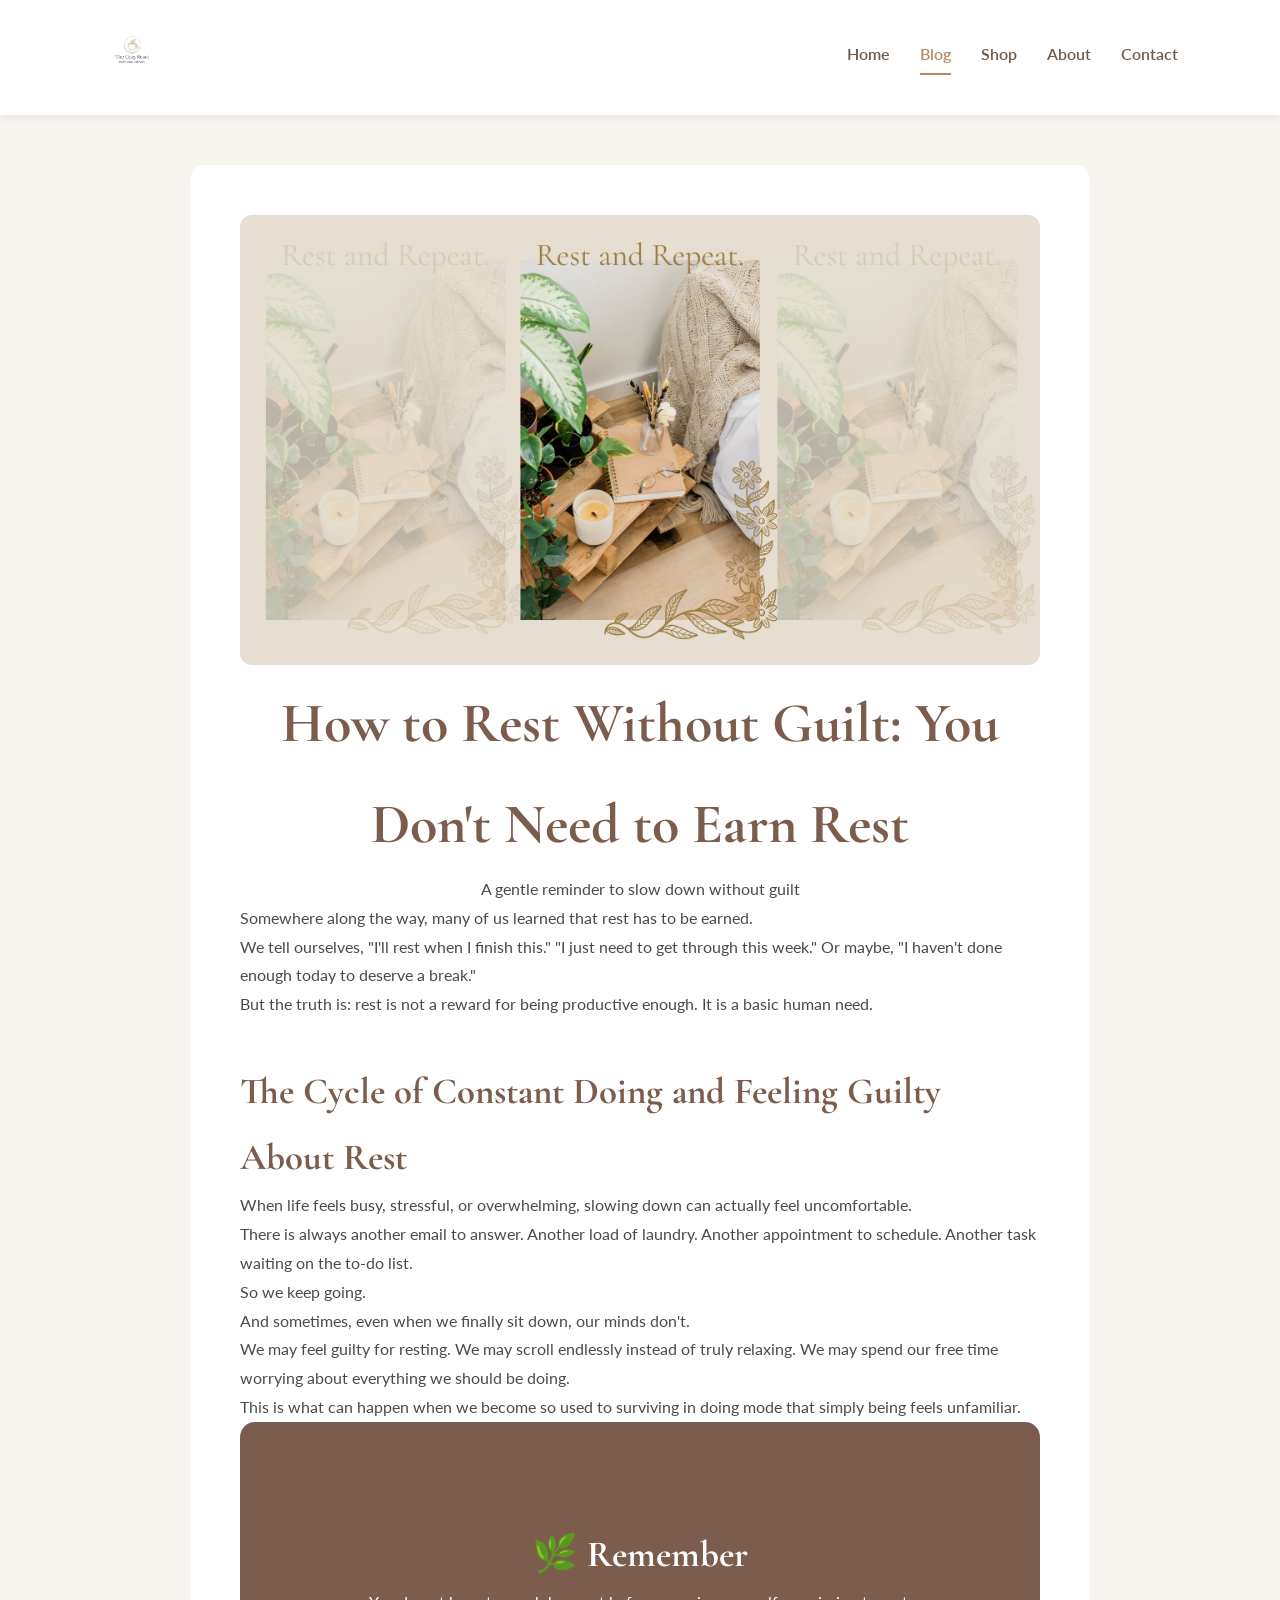
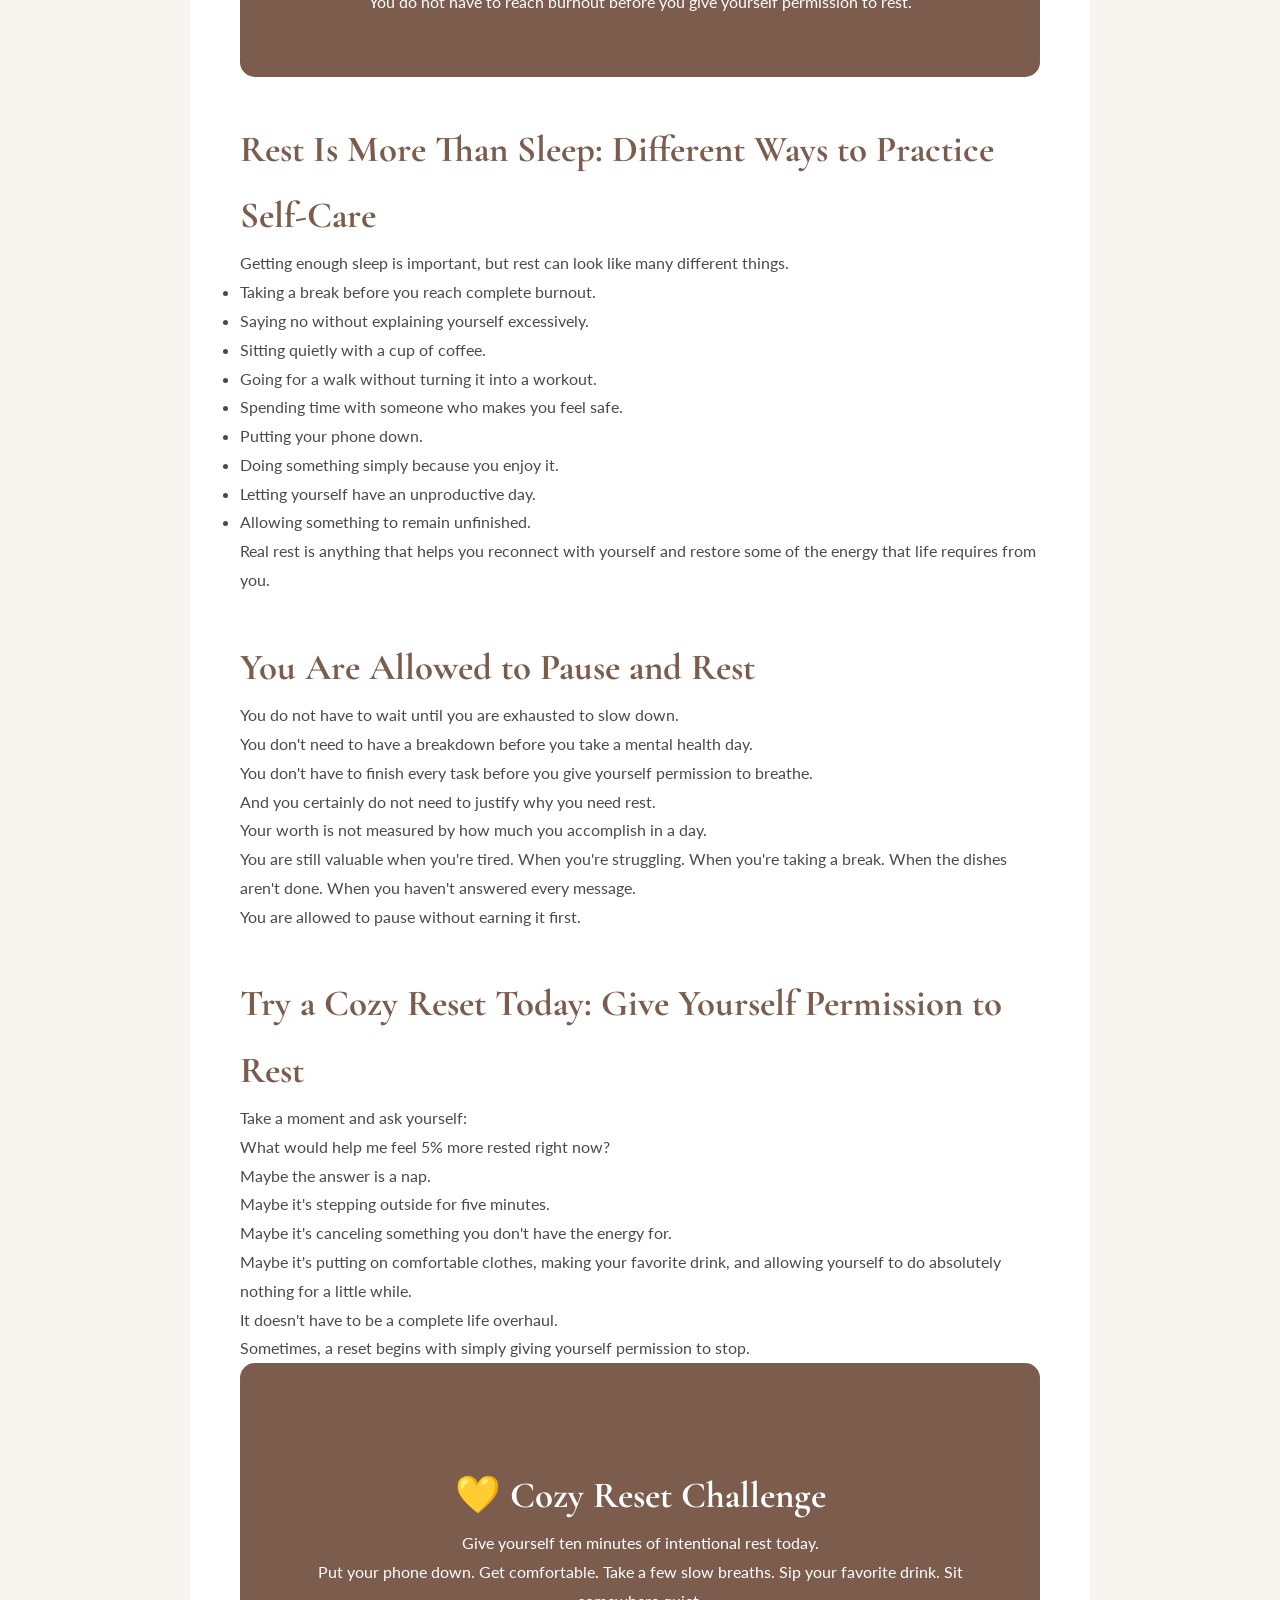
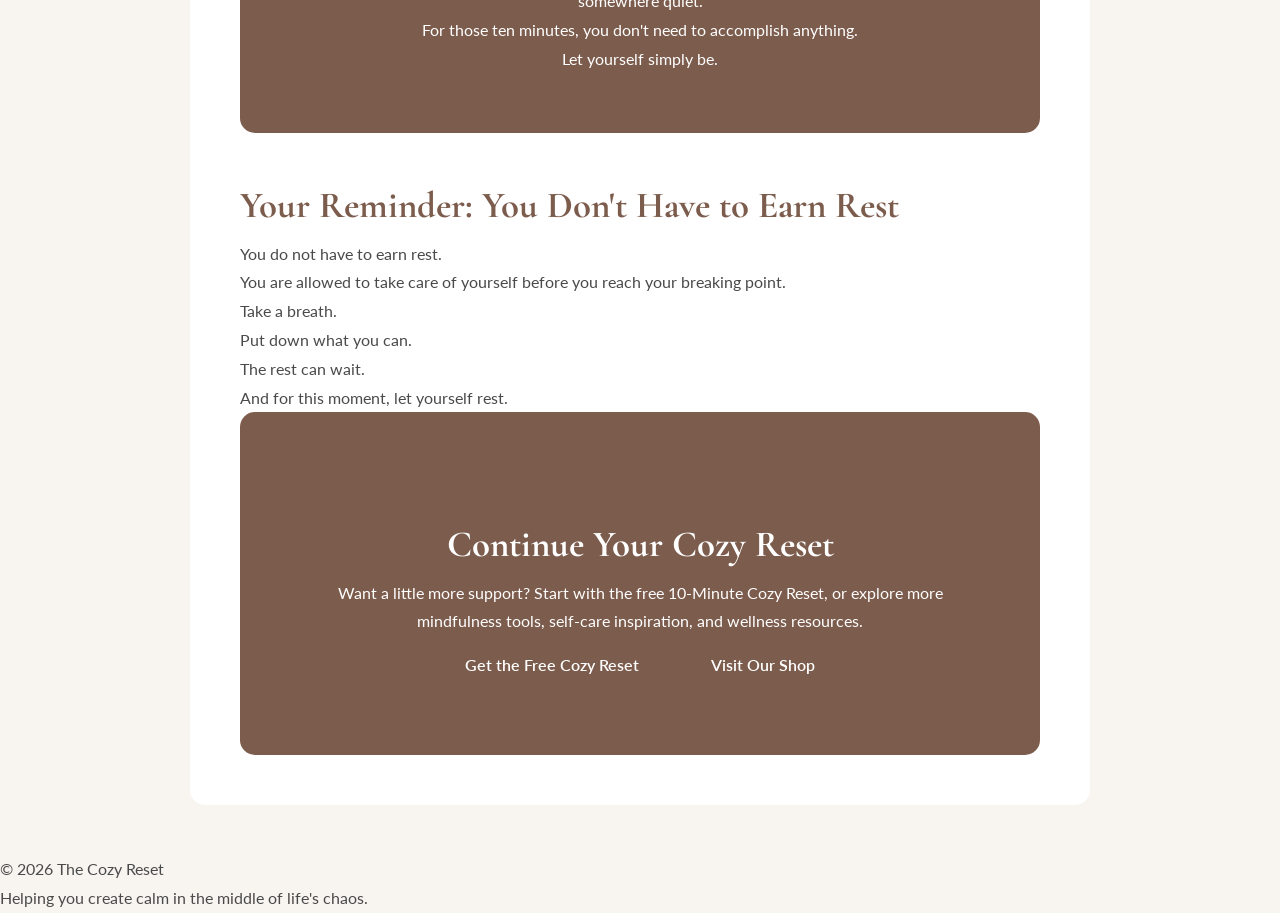
<file: blog/rest.html>
<!DOCTYPE html>
<html lang="en">

<head>

<meta charset="UTF-8">

<meta name="viewport" content="width=device-width, initial-scale=1.0">

<title>How to Rest Without Guilt: You Don't Have to Earn Rest | The Cozy Reset</title>

<meta name="description" content="Do you feel guilty when you rest? Learn why rest is essential for your well-being and discover gentle ways to slow down, recharge, and practice self-care without guilt.">

<link rel="canonical" href="https://www.thecozyreset.co/blog/rest.html">

<link rel="icon" type="image/png" href="../favicon.png">

<link rel="stylesheet" href="../css/style.css">

<!-- OPEN GRAPH / SOCIAL SHARING -->

<meta property="og:title" content="How to Rest Without Guilt: You Don't Have to Earn Rest | The Cozy Reset">

<meta property="og:description" content="Do you feel guilty when you rest? A gentle reminder that rest is essential self-care—not something you have to earn.">

<meta property="og:image" content="https://www.thecozyreset.co/images/you-dont-need-to-earn-rest.jpg">

<meta property="og:type" content="article">

<meta property="og:url" content="https://www.thecozyreset.co/blog/rest.html">

<meta property="og:site_name" content="The Cozy Reset">

<!-- TWITTER / SOCIAL CARD -->

<meta name="twitter:card" content="summary_large_image">

<meta name="twitter:title" content="How to Rest Without Guilt: You Don't Have to Earn Rest | The Cozy Reset">

<meta name="twitter:description" content="Do you feel guilty when you rest? Learn why rest is essential and how to give yourself permission to slow down without guilt.">

<meta name="twitter:image" content="https://www.thecozyreset.co/images/you-dont-need-to-earn-rest.jpg">

<!-- GOOGLE ANALYTICS -->

<script async src="https://www.googletagmanager.com/gtag/js?id=G-NY8DP50VMQ"></script>

<script>
  window.dataLayer = window.dataLayer || [];

  function gtag(){
    dataLayer.push(arguments);
  }

  gtag('js', new Date());

  gtag('config', 'G-NY8DP50VMQ');
</script>

<!-- STRUCTURED DATA -->

<script type="application/ld+json">
{
  "@context": "https://schema.org",
  "@type": "Article",
  "headline": "How to Rest Without Guilt: You Don't Have to Earn Rest",
  "description": "Learn why rest is essential for your well-being and discover gentle ways to slow down, recharge, and practice self-care without guilt.",
  "image": "https://www.thecozyreset.co/images/you-dont-need-to-earn-rest.jpg",
  "publisher": {
    "@type": "Organization",
    "name": "The Cozy Reset",
    "url": "https://www.thecozyreset.co/"
  },
  "mainEntityOfPage": {
    "@type": "WebPage",
    "@id": "https://www.thecozyreset.co/blog/rest.html"
  }
}
</script>

</head>


<body>


<header>

<a href="../index.html" class="logo">

<img src="../images/logo.png" alt="The Cozy Reset">

</a>


<nav>

<a href="../index.html">Home</a>

<a href="../blog.html" class="active">Blog</a>

<a href="../shop.html">Shop</a>

<a href="../about.html">About</a>

<a href="../contact.html">Contact</a>

</nav>

</header>




<article class="article">


<img src="../images/you-dont-need-to-earn-rest.jpg"
alt="You Don't Need to Earn Rest">



<h1>
How to Rest Without Guilt: You Don't Need to Earn Rest
</h1>


<p style="text-align:center;">
A gentle reminder to slow down without guilt
</p>




<p>
Somewhere along the way, many of us learned that rest has to be earned.
</p>


<p>
We tell ourselves, "I'll rest when I finish this." "I just need to get through this week." Or maybe, "I haven't done enough today to deserve a break."
</p>


<p>
But the truth is: rest is not a reward for being productive enough. It is a basic human need.
</p>




<h2>
The Cycle of Constant Doing and Feeling Guilty About Rest
</h2>


<p>
When life feels busy, stressful, or overwhelming, slowing down can actually feel uncomfortable.
</p>


<p>
There is always another email to answer. Another load of laundry. Another appointment to schedule. Another task waiting on the to-do list.
</p>


<p>
So we keep going.
</p>


<p>
And sometimes, even when we finally sit down, our minds don't.
</p>


<p>
We may feel guilty for resting. We may scroll endlessly instead of truly relaxing. We may spend our free time worrying about everything we should be doing.
</p>


<p>
This is what can happen when we become so used to surviving in doing mode that simply being feels unfamiliar.
</p>




<div class="shop-box">

<h2>
🌿 Remember
</h2>

<p>
You do not have to reach burnout before you give yourself permission to rest.
</p>

</div>




<h2>
Rest Is More Than Sleep: Different Ways to Practice Self-Care
</h2>


<p>
Getting enough sleep is important, but rest can look like many different things.
</p>


<ul>

<li>Taking a break before you reach complete burnout.</li>

<li>Saying no without explaining yourself excessively.</li>

<li>Sitting quietly with a cup of coffee.</li>

<li>Going for a walk without turning it into a workout.</li>

<li>Spending time with someone who makes you feel safe.</li>

<li>Putting your phone down.</li>

<li>Doing something simply because you enjoy it.</li>

<li>Letting yourself have an unproductive day.</li>

<li>Allowing something to remain unfinished.</li>

</ul>


<p>
Real rest is anything that helps you reconnect with yourself and restore some of the energy that life requires from you.
</p>




<h2>
You Are Allowed to Pause and Rest
</h2>


<p>
You do not have to wait until you are exhausted to slow down.
</p>


<p>
You don't need to have a breakdown before you take a mental health day.
</p>


<p>
You don't have to finish every task before you give yourself permission to breathe.
</p>


<p>
And you certainly do not need to justify why you need rest.
</p>


<blockquote>

Your worth is not measured by how much you accomplish in a day.

</blockquote>


<p>
You are still valuable when you're tired. When you're struggling. When you're taking a break. When the dishes aren't done. When you haven't answered every message.
</p>


<p>
You are allowed to pause without earning it first.
</p>




<h2>
Try a Cozy Reset Today: Give Yourself Permission to Rest
</h2>


<p>
Take a moment and ask yourself:
</p>


<blockquote>

What would help me feel 5% more rested right now?

</blockquote>


<p>
Maybe the answer is a nap.
</p>


<p>
Maybe it's stepping outside for five minutes.
</p>


<p>
Maybe it's canceling something you don't have the energy for.
</p>


<p>
Maybe it's putting on comfortable clothes, making your favorite drink, and allowing yourself to do absolutely nothing for a little while.
</p>


<p>
It doesn't have to be a complete life overhaul.
</p>


<p>
Sometimes, a reset begins with simply giving yourself permission to stop.
</p>




<div class="shop-box">


<h2>
💛 Cozy Reset Challenge
</h2>


<p>
Give yourself ten minutes of intentional rest today.
</p>


<p>
Put your phone down. Get comfortable. Take a few slow breaths. Sip your favorite drink. Sit somewhere quiet.
</p>


<p>
For those ten minutes, you don't need to accomplish anything.
</p>


<p>
Let yourself simply be.
</p>


</div>




<h2>
Your Reminder: You Don't Have to Earn Rest
</h2>


<p>
You do not have to earn rest.
</p>


<p>
You are allowed to take care of yourself before you reach your breaking point.
</p>


<p>
Take a breath.
</p>


<p>
Put down what you can.
</p>


<p>
The rest can wait.
</p>


<blockquote>

And for this moment, let yourself rest.

</blockquote>




<div class="shop-box">

<h2>
Continue Your Cozy Reset
</h2>

<p>
Want a little more support? Start with the free 10-Minute Cozy Reset,
or explore more mindfulness tools, self-care inspiration, and wellness resources.
</p>

<a class="btn" href="../index.html#free-reset">
Get the Free Cozy Reset
</a>

<a class="btn" href="../shop.html">
Visit Our Shop
</a>

</div>



</article>




<footer>

<p>
© 2026 The Cozy Reset
</p>

<p>
Helping you create calm in the middle of life's chaos.
</p>

</footer>


<script src="../js/script.js"></script>

</body>

</html>
</file>
<file: css/style.css>
/* =========================================
   THE COZY RESET
   MAIN WEBSITE STYLES
========================================= */

@import url('https://fonts.googleapis.com/css2?family=Cormorant+Garamond:wght@400;500;600;700&family=Lato:wght@300;400;700&display=swap');


/* =========================================
   ROOT VARIABLES
========================================= */

:root {
    --cream: #F8F5F1;
    --white: #FFFFFF;
    --brown: #7C5C4D;
    --sage: #A3B18A;
    --beige: #E6D8C9;
    --light: #F3EEE8;
    --text: #4A4A4A;
}



/* =========================================
   RESET
========================================= */

* {
    margin: 0;
    padding: 0;
    box-sizing: border-box;
}



html {
    scroll-behavior: smooth;
}



body {
    background: var(--cream);
    color: var(--text);
    font-family: 'Lato', sans-serif;
    line-height: 1.8;
    animation: fadeIn .6s ease-in;
}



@keyframes fadeIn {
    from {
        opacity: 0;
    }

    to {
        opacity: 1;
    }
}



h1,
h2,
h3 {
    font-family: 'Cormorant Garamond', serif;
    color: var(--brown);
}



a {
    text-decoration: none;
    color: inherit;
}



/* =========================================
   HEADER
========================================= */

header {
    background: #ffffff;
    padding: 18px 8%;
    display: flex;
    justify-content: space-between;
    align-items: center;
    position: sticky;
    top: 0;
    z-index: 1000;
    box-shadow: 0 2px 12px rgba(0,0,0,.08);
}



.logo {
    font-family: 'Cormorant Garamond', serif;
    font-size: 32px;
    font-weight: 600;
    color: #7C5C4D;
}



.logo img {
    height: 60px;
    width: auto;
}



nav {
    display: flex;
    gap: 30px;
}



nav a {
    color: #6b5b4b;
    font-weight: 600;
    transition: color 0.25s ease;
}



nav a:hover {
    color: #b78a68;
}



nav a.active {
    color: #b78a68;
    border-bottom: 2px solid #b78a68;
    padding-bottom: 4px;
}



/* =========================================
   BUTTONS
========================================= */

.btn {
    display: inline-block;
    padding: 15px 34px;
    background: #7c5c4d;
    color: white;
    border-radius: 40px;
    font-weight: 600;
    transition: .3s;
    border: none;
    cursor: pointer;
}


.btn:hover {
    transform: translateY(-3px);
    background: #6b4d40;
}


.btn-outline {
    background: transparent;
    border: 2px solid white;
}



.btn-outline:hover {
    background: white;
    color: #7c5c4d;
}



/* =========================================
   HERO
========================================= */

.hero {
    position: relative;
    min-height: 85vh;
    background: url("../images/home-hero.jpg") center center/cover no-repeat;
    display: flex;
    align-items: center;
    justify-content: center;
}



.hero-overlay {
    position: absolute;
    inset: 0;
    background: rgba(0,0,0,.35);
    display: flex;
    align-items: center;
    justify-content: center;
    padding: 40px;
}



.hero-content {
    max-width: 700px;
    text-align: center;
    color: white;
}



.hero-kicker {
    text-transform: uppercase;
    letter-spacing: 3px;
    font-size: .95rem;
    margin-bottom: 20px;
    opacity: .9;
}


.hero h1 {
    font-size: 4rem;
    line-height: 1.15;
    margin-bottom: 25px;
    color: white;
}



.hero-text {
    font-size: 1.2rem;
    line-height: 1.8;
    margin-bottom: 40px;
}



.hero-buttons {
    display: flex;
    justify-content: center;
    gap: 20px;
    flex-wrap: wrap;
}






/* =========================================
   INTERNAL PAGE HERO
========================================= */



.page-hero {
    min-height: 350px;
    background: url("../images/home-hero.jpg") center/cover no-repeat;
    position: relative;
    display: flex;
    align-items: center;
    justify-content: center;
}





.page-hero-overlay {
    position: absolute;
    inset: 0;
    background: rgba(0,0,0,.45);
    display: flex;
    flex-direction: column;
    justify-content: center;
    align-items: center;
    text-align: center;
    padding: 40px;
    color: white;
}



.page-hero h1 {
    color: white;
    font-size: 3rem;
    margin-bottom: 15px;
}



.page-hero p {
    color: white;
    max-width: 650px;
    font-size: 1.2rem;
    line-height: 1.7;
}



/* =========================================
   SECTION TITLES
========================================= */

.section-title {
    text-align: center;
    max-width: 700px;
    margin: 0 auto 60px;
}



.section-title h2 {
    font-size: 2.7rem;
    color: #7c5c4d;
    margin-bottom: 20px;
}



.eyebrow {
    letter-spacing: 3px;
    text-transform: uppercase;
    color: #b78a68;
    font-size: .85rem;
    margin-bottom: 15px;
}





.section-intro {
    font-size: 1.1rem;
    line-height: 1.8;
    color: #666;
}



/* =========================================
   START YOUR RESET
========================================= */

.start-reset {
    padding: 90px 8%;
    background: #faf7f3;
}


.card-grid {
    display: grid;
    grid-template-columns: repeat(3, 1fr);
    gap: 30px;
}





.feature-card {
    background: white;
    border-radius: 18px;
    padding: 40px;
    text-decoration: none;
    color: #555;
    box-shadow: 0 12px 30px rgba(0,0,0,.08);
    transition: .3s;
}





.feature-card:hover {
    transform: translateY(-8px);
}





.feature-icon {
    font-size: 2.8rem;
    margin-bottom: 20px;
}





.feature-card h3 {
    color: #7c5c4d;
    margin-bottom: 15px;
}



.feature-card p {
    line-height: 1.8;
    margin-bottom: 25px;
}







.feature-card span {
    font-weight: 600;
    color: #b78a68;
}












.disabled-card {
    opacity: .85;
    cursor: default;
}



.disabled-card:hover {
    transform: none;
}





/* =========================================
   FIND YOUR RESET
========================================= */

.find-reset {
    padding: 90px 20px;
    background: #f8f3ee;
}



.find-reset .section-title {
    text-align: center;
    max-width: 750px;
    margin: 0 auto 50px;
}



.find-reset .section-intro {
    max-width: 650px;
    margin: 0 auto;
}



.reset-grid {
    max-width: 1200px;
    margin: 0 auto;
    display: grid;
    grid-template-columns: repeat(3, 1fr);
    gap: 25px;
}


.reset-card {
    display: flex;
    flex-direction: column;
    padding: 40px 30px;
    background: #fffaf6;
    border: 1px solid #e7dcd3;
    border-radius: 12px;
    text-align: center;
    text-decoration: none;
    color: inherit;
    transition:
        transform 0.3s ease,
        box-shadow 0.3s ease,
        border-color 0.3s ease;
}



.reset-card:hover {
    transform: translateY(-6px);
    box-shadow: 0 12px 30px rgba(107, 91, 75, 0.12);
    border-color: #c9a98a;
}



.reset-icon {
    font-size: 42px;
    margin-bottom: 20px;
}





.reset-card h3 {
    color: #6b5b4b;
    font-size: 23px;
    margin-bottom: 15px;
}



.reset-card p {
    color: #6f6863;
    line-height: 1.7;
    margin-bottom: 25px;
}



.reset-card span {
    margin-top: auto;
    color: #8b6f5d;
    font-weight: 600;
    font-size: 15px;
}



/* =========================================
   FEATURED BLOG
========================================= */

.featured-blog {
    padding: 90px 8%;
    background: white;
}





.blog-cards {
    display: grid;
    grid-template-columns: repeat(3, 1fr);
    gap: 40px;
}





.blog-card {
    background: #faf7f3;
    border-radius: 18px;
    overflow: hidden;
    box-shadow: 0 10px 25px rgba(0,0,0,.08);
    transition: .3s;
}


.blog-card:hover {
    transform: translateY(-8px);
}



.blog-card img {
    width: 100%;
    height: 260px;
    object-fit: cover;
}





.blog-card-content {
    padding: 30px;
}







.category {
    text-transform: uppercase;
    letter-spacing: 2px;
    font-size: .8rem;
    color: #b78a68;
    margin-bottom: 12px;
}



.blog-card h3 {
    color: #7c5c4d;
    font-size: 1.7rem;
    margin-bottom: 15px;
}


.blog-card p {
    line-height: 1.7;
}



.blog-card a {
    color: #7c5c4d;
    font-weight: bold;
}





.blog-card a:hover {
    color: #b78a68;
}







/* =========================================
   COZY COLLECTION
   3 CARDS TOP / 2 CARDS BOTTOM
========================================= */

.featured-shop {
    padding: 90px 8%;
    background: #faf7f3;
}

.shop-cards {
    width: 100%;
    max-width: 1200px;
    margin: 0 auto;

    display: grid;
    grid-template-columns: repeat(6, 1fr);
    gap: 24px;
}

/* -----------------------------------------
   TOP ROW — 3 CARDS
----------------------------------------- */

.shop-card:nth-child(1),
.shop-card:nth-child(2),
.shop-card:nth-child(3) {
    grid-column: span 2;
}

/* -----------------------------------------
   BOTTOM ROW — 2 CENTERED CARDS
----------------------------------------- */

.shop-card:nth-child(4) {
    grid-column: 2 / span 2;
}

.shop-card:nth-child(5) {
    grid-column: 4 / span 2;
}

/* -----------------------------------------
   CARD
----------------------------------------- */

.shop-card {
    display: flex;
    flex-direction: column;

    min-height: 300px;
    padding: 35px 25px;



    background: #fffaf6;

    border: 1px solid #e7dcd3;
    border-radius: 12px;

    text-align: center;
    text-decoration: none;
    color: inherit;

    transition:
        transform 0.3s ease,
        box-shadow 0.3s ease,
        border-color 0.3s ease;
}

.shop-card:hover {
    transform: translateY(-6px);

    box-shadow:
        0 12px 30px rgba(107, 91, 75, 0.12);

    border-color: #c9a98a;
}



.shop-icon {
    font-size: 40px;
    margin-bottom: 18px;
}

.shop-card h3 {
    color: #6b5b4b;
    font-size: 22px;
    margin-bottom: 12px;
}

.shop-card p {
    color: #6f6863;
    line-height: 1.65;
    margin-bottom: 22px;
}

.shop-card-link {
    margin-top: auto;



    color: #8b6f5d;



    font-weight: 600;
    font-size: 15px;
}

/* -----------------------------------------
   SHOP BUTTON
----------------------------------------- */

.shop-button {
    text-align: center;
    margin-top: 45px;
}

/* =========================================
   TABLET
========================================= */

@media (max-width: 900px) {

    .shop-cards {
        grid-template-columns: repeat(2, 1fr);
        gap: 20px;
    }

    .shop-card:nth-child(1),
    .shop-card:nth-child(2),
    .shop-card:nth-child(3),
    .shop-card:nth-child(4),
    .shop-card:nth-child(5) {
        grid-column: span 1;
    }

}

/* =========================================
   MOBILE
========================================= */

@media (max-width: 600px) {



    .featured-shop {
        padding: 70px 20px;
    }


    .shop-cards {
        grid-template-columns: 1fr;
        max-width: 550px;
    }

    .shop-card:nth-child(1),
    .shop-card:nth-child(2),
    .shop-card:nth-child(3),
    .shop-card:nth-child(4),
    .shop-card:nth-child(5) {
        grid-column: span 1;
    }

}

/* =========================================
   ABOUT THE COZY RESET
========================================= */

.home-about {
    padding: 100px 8%;
    background: #FFFFFF;
}



.about-content {
    max-width: 1200px;
    margin: 0 auto;

    display: grid;
    grid-template-columns: 1fr 1fr;



    gap: 60px;

    align-items: center;
}






.about-text h2 {
    font-family: 'Cormorant Garamond', serif;
    font-size: 42px;
    line-height: 1.3;
    color: #7C5C4D;
    margin-bottom: 25px;
}





.about-text p {
    font-size: 17px;
    line-height: 1.9;
    color: #555;
    margin-bottom: 20px;
}



.about-image img {
    width: 100%;
    border-radius: 20px;
    box-shadow: 0 15px 35px rgba(0,0,0,.10);
}



/* =========================================
   COZY COMMUNITY / KIT SIGNUP
========================================= */

.cozy-community {
    padding: 90px 20px;
    background: #f3eee8;
    text-align: center;
}

.community-content {
    max-width: 700px;
    margin: 0 auto;
}

.community-content h2 {
    color: #7c5c4d;
    font-size: 2.7rem;
    margin-bottom: 20px;
}

.community-content > p:not(.eyebrow):not(.privacy-note) {
    max-width: 650px;
    margin: 0 auto;
    color: #666;
    font-size: 1.05rem;
    line-height: 1.8;
}

/* -----------------------------------------
   KIT FORM
   FIRST NAME
   EMAIL
   BUTTON
   ALL STACKED
----------------------------------------- */

.newsletter-form {
    width: 100%;
    max-width: 500px;
    margin: 30px auto 0;

    display: flex;
    flex-direction: column;


    gap: 14px;
}


.newsletter-form input {
    width: 100%;
    display: block;


    padding: 15px 18px;

    border: 1px solid #d8c8bb;
    border-radius: 8px;

    background: #ffffff;
    color: #4a4a4a;

    font-family: inherit;
    font-size: 16px;

    box-sizing: border-box;
}

.newsletter-form input::placeholder {
    color: #8b7a70;
}


.newsletter-form input:focus {
    outline: none;


    border-color: #c9a98a;



    box-shadow:
        0 0 0 3px rgba(201, 169, 138, 0.15);
}


.newsletter-form .btn {
    width: 100%;
    display: block;

    margin-top: 2px;

    border: none;
    cursor: pointer;
}

.privacy-note {
    margin-top: 15px;

    color: #766c66;

    font-size: 13px;
    line-height: 1.6;
}


/* -----------------------------------------
   MOBILE
----------------------------------------- */

@media (max-width: 600px) {



    .cozy-community {
        padding: 70px 20px;
    }


    .community-content h2 {
        font-size: 2.2rem;
    }

    .newsletter-form {
        width: 100%;
        max-width: 500px;
    }

    .newsletter-form input,
    .newsletter-form .btn {
        width: 100%;
    }

}
/* =========================================
   GENERAL SECTIONS
========================================= */

.section {
    padding: 70px 8%;
}






/* =========================================
   GENERAL CARDS
========================================= */

.card {
    background: white;


    border-radius: 15px;




    overflow: hidden;



    box-shadow:
        0 10px 25px rgba(0,0,0,.08);
}


.card img {
    width: 100%;
    height: 220px;
    object-fit: cover;
}



.card-content {
    padding: 25px;
}






.card h3 {
    font-size: 2rem;
}






/* =========================================
   BLOG ARTICLES
========================================= */

.article {
    max-width: 900px;

    margin: 50px auto;

    background: white;

    padding: 50px;

    border-radius: 15px;
}







.article h1 {
    font-size: 3.5rem;
    text-align: center;
}






.article h2 {
    margin-top: 40px;
    font-size: 2.3rem;
}



.article img {
    width: 100%;
    border-radius: 12px;
}



/* =========================================
   SHOP CTA
========================================= */

.shop-box {
    background: var(--brown);

    color: white;



    text-align: center;

    padding: 60px;

    border-radius: 15px;
}


.shop-box h2 {
    color: white;
}



/* =========================================
   SITE FOOTER
========================================= */

.site-footer {
    background: #7C5C4D;

    color: #FFFFFF;

    padding: 70px 8% 25px;
}





.footer-content {
    max-width: 1200px;


    margin: auto;





    display: grid;






    grid-template-columns: 2fr 1fr 1fr 1fr;





    gap: 50px;



    padding-bottom: 50px;
}


.footer-brand h2 {
    font-family: 'Cormorant Garamond', serif;

    font-size: 38px;




    color: #FFFFFF;

    margin-bottom: 15px;
}



.footer-brand p {
    max-width: 300px;

    color: #F5F2EC;

    line-height: 1.8;
}



.footer-column {
    display: flex;

    flex-direction: column;
}





.footer-column h3 {
    font-family: 'Cormorant Garamond', serif;


    font-size: 24px;




    color: #FFFFFF;

    margin-bottom: 18px;
}


.footer-column a {
    color: #F5F2EC;

    margin-bottom: 10px;

    transition: .3s;
}


.footer-column a:hover {
    color: #A8B89A;
}


.footer-bottom {
    max-width: 1200px;

    margin: auto;

    padding-top: 25px;

    border-top: 1px solid rgba(255,255,255,.25);

    display: flex;

    justify-content: space-between;

    align-items: center;

    gap: 20px;
}


.footer-bottom p {
    margin: 0;

    color: #F5F2EC;

    font-size: 14px;
}


.footer-legal {
    display: flex;

    gap: 25px;
}


.footer-legal a {
    color: #F5F2EC;

    font-size: 14px;
}


.footer-legal a:hover {
    color: #A8B89A;
}


/* =========================================
   POLICY PAGES
========================================= */

.policy-page {
    max-width: 900px;

    margin: 70px auto;

    padding: 50px;

    background: #FFFFFF;

    border-radius: 18px;

    box-shadow: 0 10px 30px rgba(0,0,0,.06);
}


.policy-page h2 {
    font-family: 'Cormorant Garamond', serif;

    font-size: 32px;

    color: #7C5C4D;

    margin-top: 40px;

    margin-bottom: 15px;
}


.policy-page h2:first-child {
    margin-top: 0;
}









.policy-page p {
    color: #555;






    font-size: 16px;



    line-height: 1.9;

    margin-bottom: 20px;
}


.policy-page ul {
    margin: 20px 0 30px 25px;
}


.policy-page li {
    margin-bottom: 12px;

    color: #555;
}


.policy-page a {
    color: #7C5C4D;

    font-weight: 600;
}


.policy-page a:hover {
    color: #A8B89A;
}


/* =========================================
   TABLET
========================================= */

@media (max-width: 900px) {

    .card-grid {
        grid-template-columns: repeat(2, 1fr);
    }


    .blog-cards {
        grid-template-columns: repeat(2, 1fr);
    }


    .reset-grid {
        grid-template-columns: repeat(2, 1fr);
    }


    /* Collection becomes 2 columns */

    .shop-cards {
        grid-template-columns: repeat(2, 1fr);
    }


    .shop-card:nth-child(1),
    .shop-card:nth-child(2),
    .shop-card:nth-child(3),
    .shop-card:nth-child(4),
    .shop-card:nth-child(5) {
        grid-column: span 1;
    }



    .shop-card:nth-child(5) {
        grid-column: 1 / -1;
        max-width: 50%;
        width: 100%;
        justify-self: center;
    }


    .about-content {
        grid-template-columns: 1fr;
    }



    .footer-content {
        grid-template-columns: 1fr 1fr;
        gap: 35px;
    }



    .footer-brand {
        grid-column: 1 / -1;
    }



    .footer-bottom {
        flex-direction: column;
        text-align: center;
    }





    .footer-legal {
        flex-direction: column;
        gap: 10px;
        text-align: center;
    }

}


/* =========================================
   MOBILE
========================================= */

@media (max-width: 768px) {

    header {
        padding: 20px 15px;

        flex-direction: column;

        gap: 15px;
    }


    nav {
        display: flex;

        flex-wrap: wrap;

        justify-content: center;

        gap: 8px 14px;



        width: 100%;
    }






    nav a {
        font-size: 15px;


        white-space: nowrap;
    }






    .hero {
        min-height: 75vh;
    }


    .hero h1 {
        font-size: 2.5rem;
    }



    .hero-text {
        font-size: 1rem;
    }





    .hero-buttons {
        flex-direction: column;


        align-items: center;
    }






    .section-title h2 {
        font-size: 2.2rem;
    }





    .card-grid,
    .blog-cards,
    .reset-grid {
        grid-template-columns: 1fr;
    }


    .article {
        margin: 20px;

        padding: 30px;
    }



    .article h1 {
        font-size: 2.7rem;
    }





    .about-text h2 {
        font-size: 34px;
    }







    .find-reset {
        padding: 70px 20px;
    }



    .reset-card {
        padding: 32px 22px;
    }


    .newsletter-form {
        width: 100%;
        max-width: 500px;
    }



    .newsletter-form input,
    .newsletter-form .btn {
        width: 100%;
    }



    .footer-content {
        grid-template-columns: 1fr;


        text-align: center;
    }




    .footer-brand {
        grid-column: auto;
    }


    .footer-brand p {
        margin: auto;
    }


    .footer-column {
        align-items: center;
    }

}


/* =========================================
   SMALL MOBILE
========================================= */

@media (max-width: 500px) {

    .hero h1 {
        font-size: 2.2rem;
    }



    .hero-overlay {
        padding: 25px;
    }


    .shop-card {
        padding: 30px 20px;
    }


    .shop-card h3 {
        font-size: 21px;
    }


    .shop-button {
        margin-top: 35px;
    }


    .policy-page {
        margin: 30px 20px;

        padding: 30px 25px;
    }


    .policy-page h2 {
        font-size: 28px;
    }

}

/* =========================================
   FREE COZY RESET
========================================= */

.free-reset-content {
    max-width: 1000px;
    margin: 0 auto;
    display: flex;
    align-items: center;
    justify-content: space-between;
    gap: 50px;
}

.free-reset-text {
    flex: 1;
    min-width: 0;
}

.free-reset-text h3 {
    font-size: 28px;
    margin-bottom: 15px;
}

.free-reset-text ul {
    margin: 20px 0;
    padding-left: 25px;
}

.free-reset-text li {
    margin-bottom: 8px;
}

.free-reset-image {
    flex: 0 0 280px;
    width: 280px;
    max-width: 280px;
    text-align: center;
}

.free-reset-image img {
    display: block;
    width: 260px;
    max-width: 260px;
    height: auto;
    max-height: 400px;
    object-fit: contain;
    margin: 0 auto;
    border-radius: 12px;
}


/* =========================================
   FREE COZY RESET - MOBILE
========================================= */

@media (max-width: 768px) {

    .free-reset-content {
        flex-direction: column;
        gap: 30px;
    }

    .free-reset-text {
        width: 100%;
    }

    .free-reset-image {
        flex: none;
        width: 100%;
        max-width: 100%;
    }

    .free-reset-image img {
        width: 240px;
        max-width: 240px;
        max-height: 360px;
    }

}
</file>
